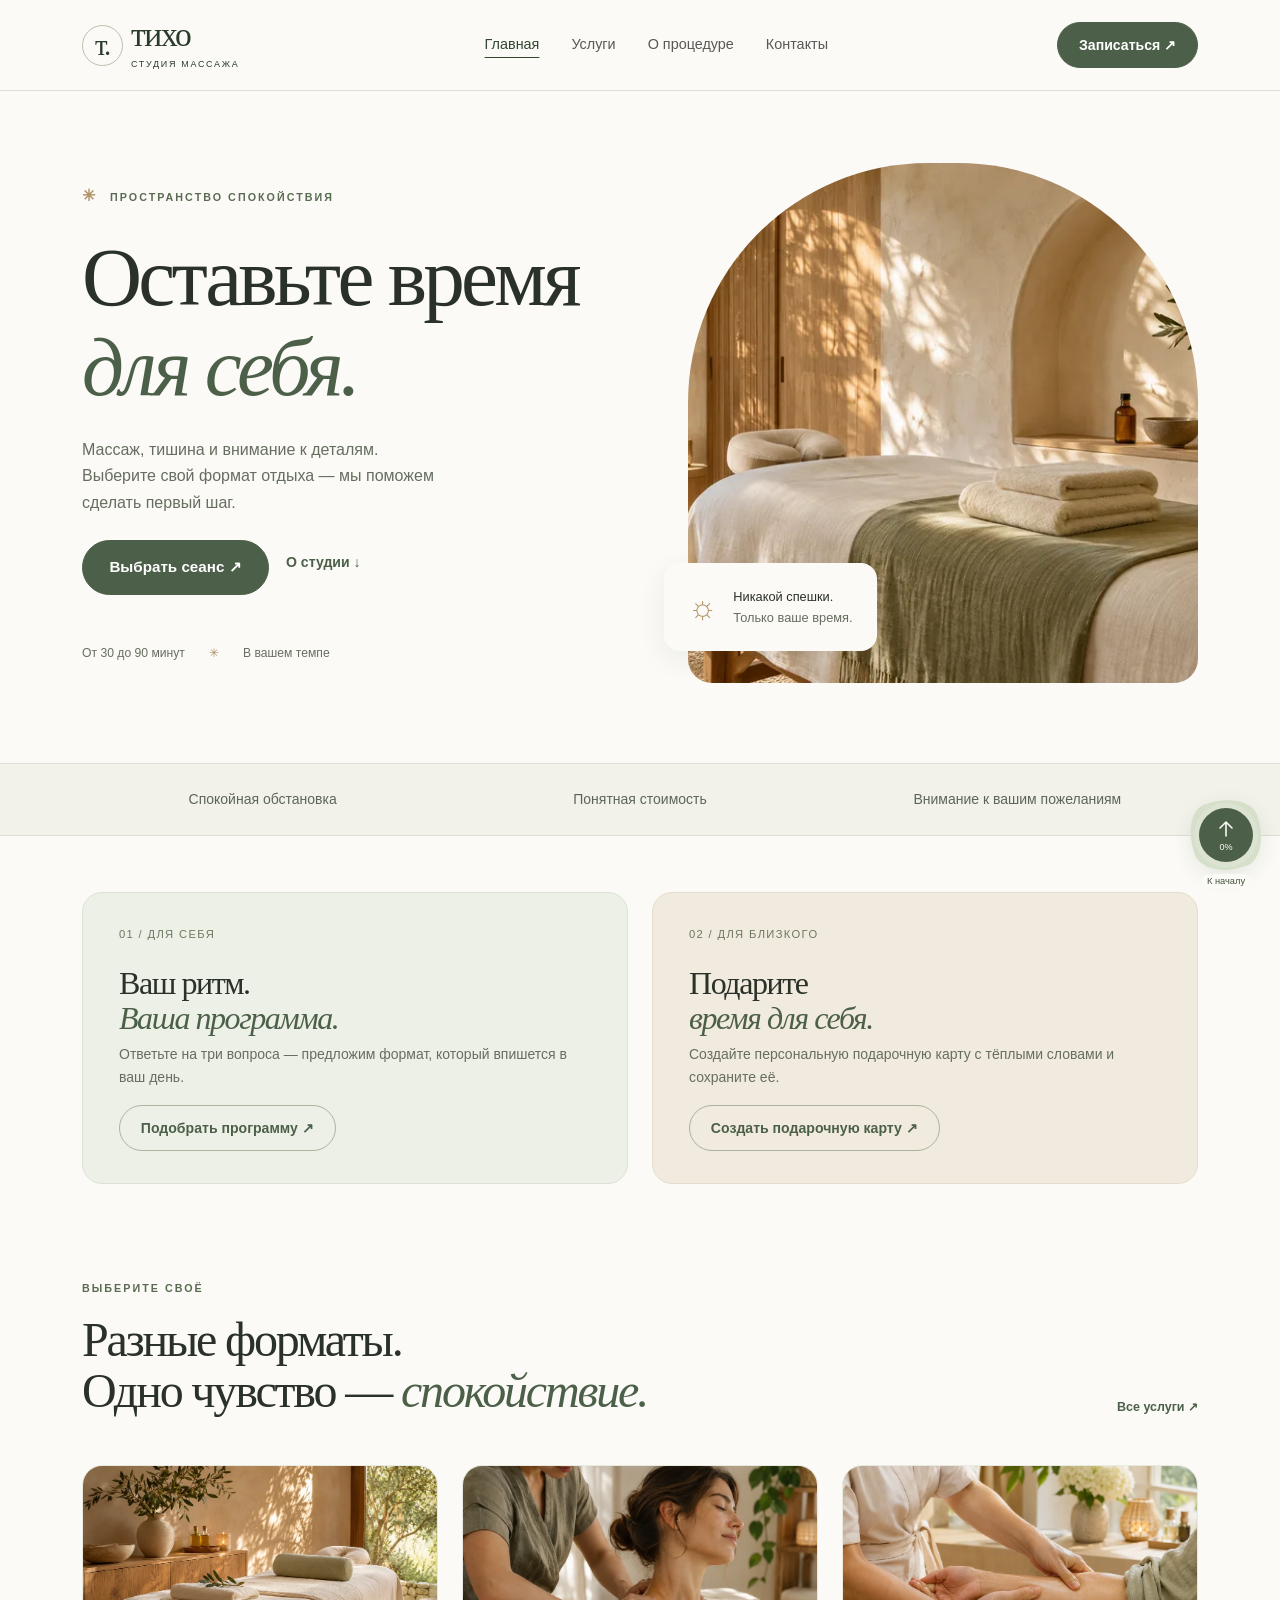
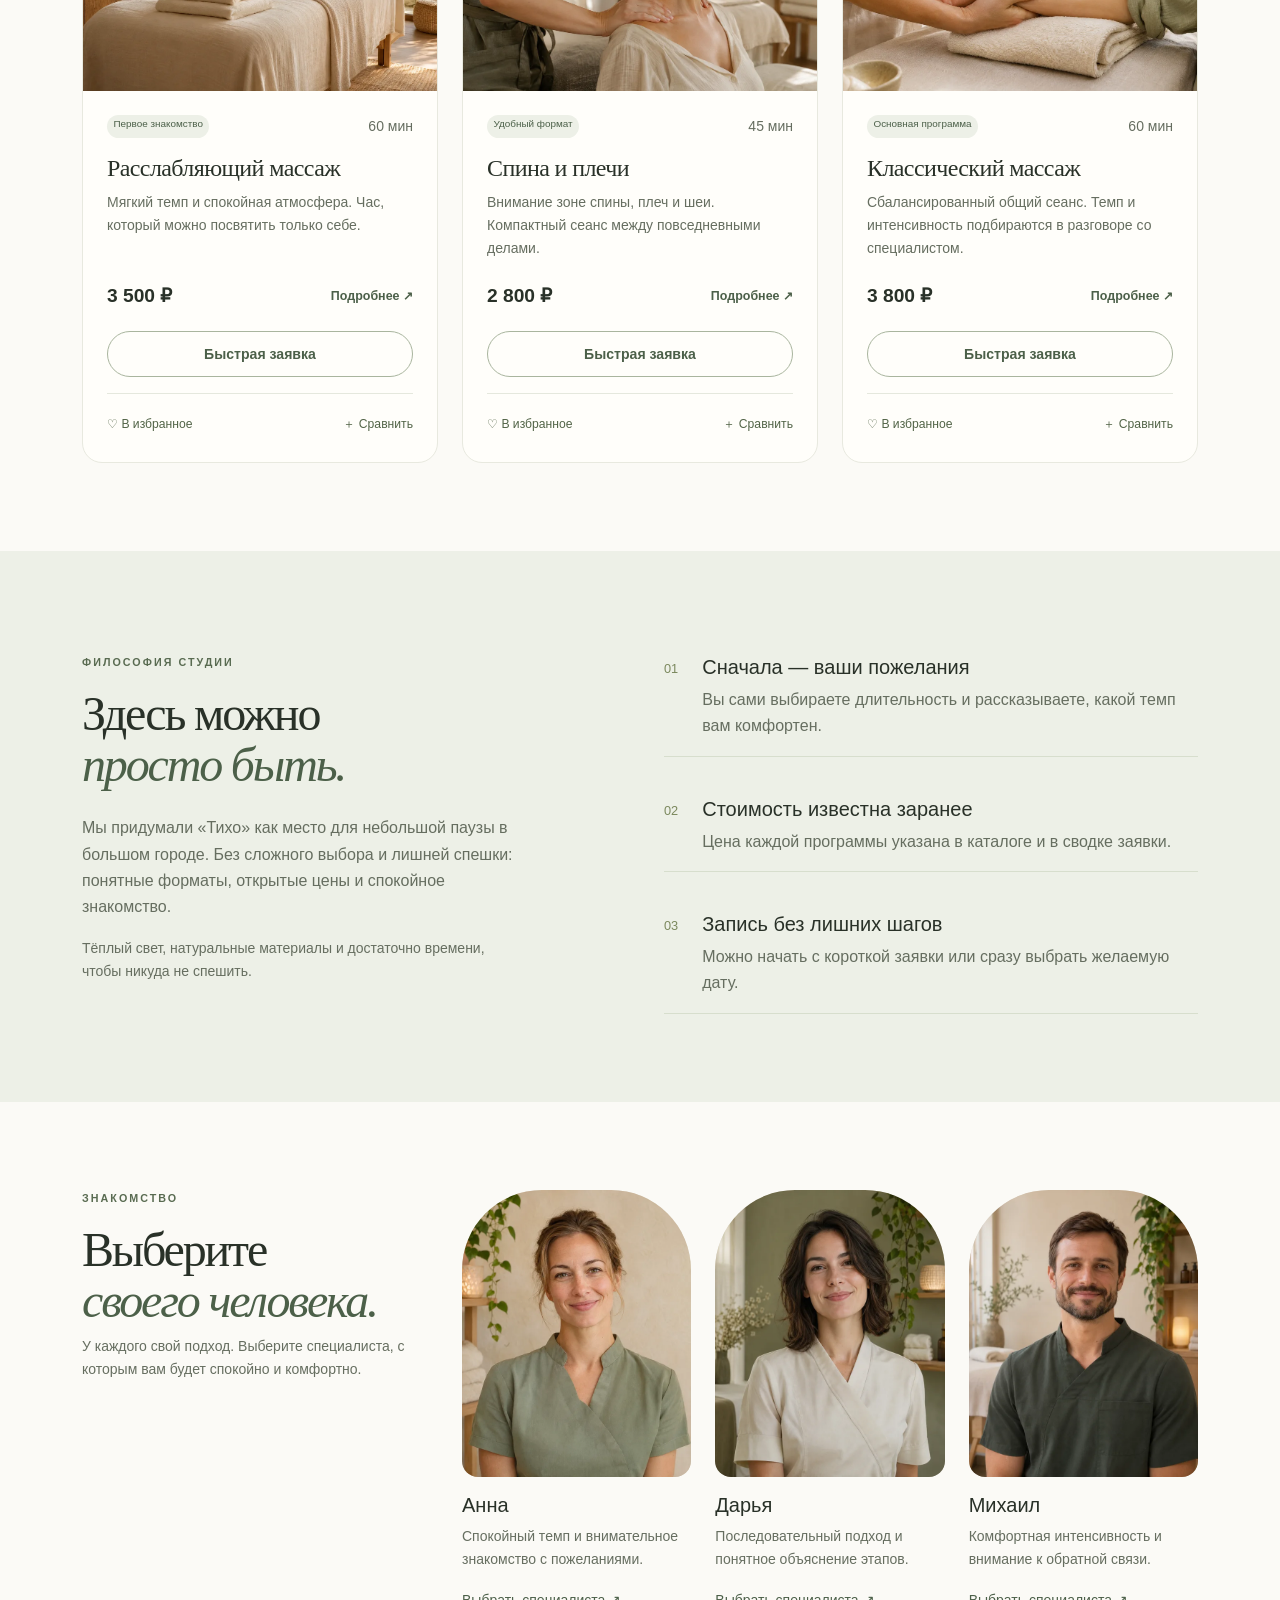
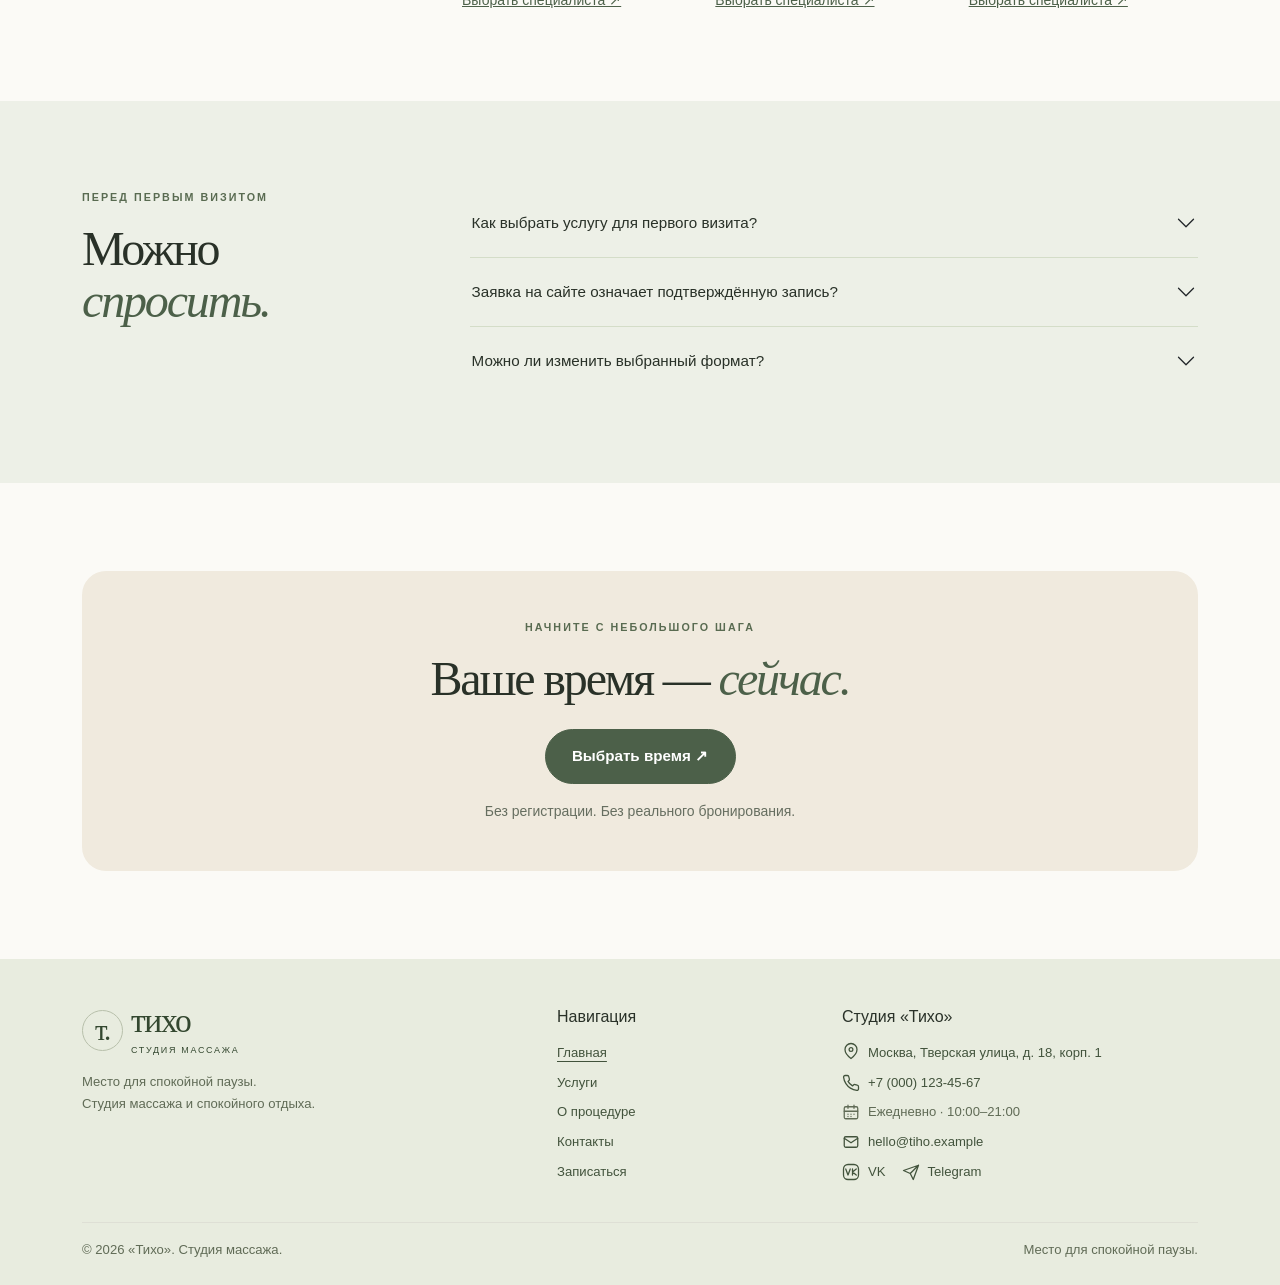
<file: index.html>
<!doctype html>
<html lang="ru" data-bs-theme="light">
  <head>
    <meta charset="utf-8">
    <meta name="viewport" content="width=device-width, initial-scale=1">
    <meta
      name="description"
      content="Тихо — студия массажа. Выберите программу для отдыха, познакомьтесь со специалистами и запланируйте время для себя."
    >
    <meta name="theme-color" content="#4c6049">
    <title>Студия массажа — Тихо</title>
    <link rel="icon" href="images/favicon.svg" type="image/svg+xml">
    <link rel="stylesheet" href="vendor/bootstrap/css/bootstrap.min.css">
    <link rel="stylesheet" href="css/custom.css">
    <script src="vendor/bootstrap/js/bootstrap.bundle.min.js" defer></script>
    <script src="js/data.js" defer></script>
    <script src="js/main.js" defer></script>
  </head>
  <body id="top">
    <a class="visually-hidden-focusable skip-link" href="#main">Перейти к содержимому</a>
    <header class="site-header sticky-top">
      <nav class="navbar navbar-expand-lg py-3" aria-label="Основная навигация">
        <div class="container">
          <a
            class="navbar-brand d-flex align-items-center gap-2"
            href="index.html"
            aria-label="Тихо — главная"
          >
            <span class="brand-mark" aria-hidden="true">т.</span><span>тихо<span class="brand-subtitle">студия массажа</span></span>
          </a>
          <button
            class="navbar-toggler"
            type="button"
            data-bs-toggle="collapse"
            data-bs-target="#mainNav"
            aria-controls="mainNav"
            aria-expanded="false"
            aria-label="Открыть меню"
          >
            <span class="navbar-toggler-icon"></span>
          </button>
          <div class="collapse navbar-collapse" id="mainNav">
            <ul class="navbar-nav mx-lg-auto gap-lg-3">
              <li class="nav-item">
                <a class="nav-link active" href="index.html" aria-current="page">Главная</a>
              </li>
              <li class="nav-item">
                <a class="nav-link" href="catalog.html">Услуги</a>
              </li>
              <li class="nav-item">
                <a class="nav-link" href="product.html">О процедуре</a>
              </li>
              <li class="nav-item">
                <a class="nav-link" href="contacts.html">Контакты</a>
              </li>
            </ul>
            <a class="btn btn-primary mt-3 mt-lg-0" href="order.html">
              Записаться <span aria-hidden="true">↗</span>
            </a>
          </div>
        </div>
      </nav>
    </header>
    <main id="main">
      <section class="hero-section">
        <div class="container">
          <div class="row align-items-center g-4 g-lg-5">
            <div class="col-12 col-lg-6">
              <p class="eyebrow mb-4">
                <span class="tiny-leaf" aria-hidden="true">✳</span> Пространство спокойствия
              </p>
              <h1 class="display-2 editorial-title mb-4">Оставьте время<br><em>для себя.</em></h1>
              <p class="hero-copy text-body-secondary mb-4">
                Массаж, тишина и внимание к деталям.<br class="d-none d-md-inline"> Выберите свой формат отдыха — мы поможем<br class="d-none d-xl-inline"> сделать первый шаг.
              </p>
              <div class="d-flex flex-wrap gap-3">
                <a class="btn btn-primary btn-lg" href="catalog.html">
                  Выбрать сеанс <span aria-hidden="true">↗</span>
                </a>
                <a class="btn btn-link text-decoration-none px-0" href="#about">
                  О студии <span aria-hidden="true">↓</span>
                </a>
              </div>
              <div class="hero-meta d-flex flex-wrap gap-4 mt-5">
                <span>От 30 до 90 минут</span><span>В вашем темпе</span>
              </div>
            </div>
            <div class="col-12 col-lg-6">
              <div class="hero-image-wrap">
                <img
                  srcset="images/studio-960.webp 960w, images/studio.webp 1672w"
                  sizes="(min-width: 992px) 50vw, 100vw"
                  class="studio-picture"
                  src="images/studio.webp"
                  alt="Светлая комната с массажным столом, льняным текстилем и растением"
                  width="1672"
                  height="941"
                  fetchpriority="high"
                >
                <div class="image-caption">
                  <span class="caption-symbol" aria-hidden="true">☼</span>
                  <div>Никакой спешки.<br><span class="text-body-secondary">Только ваше время.</span></div>
                </div>
              </div>
            </div>
          </div>
        </div>
      </section>
      <div class="container-fluid philosophy-strip py-4">
        <div class="container">
          <div class="row g-3 text-center small">
            <div class="col-12 col-md-4">Спокойная обстановка</div>
            <div class="col-12 col-md-4">Понятная стоимость</div>
            <div class="col-12 col-md-4">Внимание к вашим пожеланиям</div>
          </div>
        </div>
      </div>
      <section class="discovery-section" aria-label="Новые способы выбрать отдых">
        <div class="container">
          <div class="row g-4">
            <div class="col-12 col-md-6">
              <article class="discovery-card">
                <span class="discovery-number" aria-hidden="true">01 / для себя</span>
                <h2 class="editorial-title h2">Ваш ритм.<br><em>Ваша программа.</em></h2>
                <p class="small text-body-secondary">
                  Ответьте на три вопроса — предложим формат, который впишется в ваш день.
                </p>
                <button
                  class="btn btn-outline-primary"
                  type="button"
                  data-bs-toggle="modal"
                  data-bs-target="#matchModal"
                >
                  Подобрать программу ↗
                </button>
              </article>
            </div>
            <div class="col-12 col-md-6">
              <article class="discovery-card gift-teaser">
                <span class="discovery-number" aria-hidden="true">02 / для близкого</span>
                <h2 class="editorial-title h2">Подарите<br><em>время для себя.</em></h2>
                <p class="small text-body-secondary">
                  Создайте персональную подарочную карту с тёплыми словами и сохраните её.
                </p>
                <a class="btn btn-outline-primary" href="gifts.html">Создать подарочную карту ↗</a>
              </article>
            </div>
          </div>
        </div>
      </section>
      <section class="section-space" id="services">
        <div class="container">
          <div class="d-flex flex-wrap justify-content-between align-items-end gap-3 mb-5">
            <div>
              <p class="eyebrow">Выберите своё</p>
              <h2 class="editorial-title display-5 mb-0">
                Разные форматы.<br>Одно чувство — <em>спокойствие.</em>
              </h2>
            </div>
            <a class="service-more" href="catalog.html">Все услуги <span aria-hidden="true">↗</span></a>
          </div>
          <div class="row g-4">
            <div
              class="col-12 col-md-6 col-lg-4 service-item"
              data-category="relax"
              data-service-id="relax"
            >
              <article class="card service-card h-100">
                <a
                  class="service-image-link"
                  href="product.html?service=relax"
                  tabindex="-1"
                  aria-hidden="true"
                >
                  <img
                    class="card-img-top service-image"
                    src="images/relax.webp"
                    alt="Светлая комната для расслабляющего сеанса массажа"
                    width="960"
                    height="640"
                    loading="lazy"
                  >
                </a>
                <div class="card-body d-flex flex-column p-4">
                  <div class="d-flex justify-content-between gap-2 mb-3">
                    <span class="badge rounded-pill badge-soft">Первое знакомство</span><span class="small text-body-secondary">60 мин</span>
                  </div>
                  <h3 class="card-title h4">Расслабляющий массаж</h3>
                  <p class="card-text text-body-secondary small flex-grow-1">
                    Мягкий темп и спокойная атмосфера. Час, который можно посвятить только себе.
                  </p>
                  <div class="d-flex align-items-center justify-content-between gap-2 mt-2">
                    <span class="price">3 500 ₽</span>
                    <a class="service-more" href="product.html?service=relax">
                      Подробнее <span aria-hidden="true">↗</span><span class="visually-hidden">: Расслабляющий массаж</span>
                    </a>
                  </div>
                  <button
                    class="btn btn-outline-primary mt-4 w-100"
                    data-bs-toggle="modal"
                    data-bs-target="#quickBookingModal"
                    data-service="relax"
                    type="button"
                  >
                    Быстрая заявка
                  </button>
                  <div class="service-tools mt-3">
                    <button
                      class="service-tool"
                      type="button"
                      data-favorite="relax"
                      aria-pressed="false"
                      aria-label="Добавить в избранное"
                    >
                      <span aria-hidden="true">♡</span> В избранное
                    </button>
                    <button
                      class="service-tool"
                      type="button"
                      data-compare="relax"
                      aria-pressed="false"
                    >
                      ＋ Сравнить
                    </button>
                  </div>
                </div>
              </article>
            </div>
            <div
              class="col-12 col-md-6 col-lg-4 service-item"
              data-category="office"
              data-service-id="back"
            >
              <article class="card service-card h-100">
                <a
                  class="service-image-link"
                  href="product.html?service=back"
                  tabindex="-1"
                  aria-hidden="true"
                >
                  <img
                    class="card-img-top service-image"
                    src="images/back.webp"
                    alt="Массаж шеи и плеч"
                    width="960"
                    height="640"
                    loading="lazy"
                  >
                </a>
                <div class="card-body d-flex flex-column p-4">
                  <div class="d-flex justify-content-between gap-2 mb-3">
                    <span class="badge rounded-pill badge-soft">Удобный формат</span><span class="small text-body-secondary">45 мин</span>
                  </div>
                  <h3 class="card-title h4">Спина и плечи</h3>
                  <p class="card-text text-body-secondary small flex-grow-1">
                    Внимание зоне спины, плеч и шеи. Компактный сеанс между повседневными делами.
                  </p>
                  <div class="d-flex align-items-center justify-content-between gap-2 mt-2">
                    <span class="price">2 800 ₽</span>
                    <a class="service-more" href="product.html?service=back">
                      Подробнее <span aria-hidden="true">↗</span><span class="visually-hidden">: Спина и плечи</span>
                    </a>
                  </div>
                  <button
                    class="btn btn-outline-primary mt-4 w-100"
                    data-bs-toggle="modal"
                    data-bs-target="#quickBookingModal"
                    data-service="back"
                    type="button"
                  >
                    Быстрая заявка
                  </button>
                  <div class="service-tools mt-3">
                    <button
                      class="service-tool"
                      type="button"
                      data-favorite="back"
                      aria-pressed="false"
                      aria-label="Добавить в избранное"
                    >
                      <span aria-hidden="true">♡</span> В избранное
                    </button>
                    <button class="service-tool" type="button" data-compare="back" aria-pressed="false">
                      ＋ Сравнить
                    </button>
                  </div>
                </div>
              </article>
            </div>
            <div
              class="col-12 col-md-6 col-lg-4 service-item"
              data-category="active"
              data-service-id="classic"
            >
              <article class="card service-card h-100">
                <a
                  class="service-image-link"
                  href="product.html?service=classic"
                  tabindex="-1"
                  aria-hidden="true"
                >
                  <img
                    class="card-img-top service-image"
                    src="images/classic.webp"
                    alt="Массаж кисти и предплечья"
                    width="960"
                    height="640"
                    loading="lazy"
                  >
                </a>
                <div class="card-body d-flex flex-column p-4">
                  <div class="d-flex justify-content-between gap-2 mb-3">
                    <span class="badge rounded-pill badge-soft">Основная программа</span><span class="small text-body-secondary">60 мин</span>
                  </div>
                  <h3 class="card-title h4">Классический массаж</h3>
                  <p class="card-text text-body-secondary small flex-grow-1">
                    Сбалансированный общий сеанс. Темп и интенсивность подбираются в разговоре со
                    специалистом.
                  </p>
                  <div class="d-flex align-items-center justify-content-between gap-2 mt-2">
                    <span class="price">3 800 ₽</span>
                    <a class="service-more" href="product.html?service=classic">
                      Подробнее <span aria-hidden="true">↗</span><span class="visually-hidden">: Классический массаж</span>
                    </a>
                  </div>
                  <button
                    class="btn btn-outline-primary mt-4 w-100"
                    data-bs-toggle="modal"
                    data-bs-target="#quickBookingModal"
                    data-service="classic"
                    type="button"
                  >
                    Быстрая заявка
                  </button>
                  <div class="service-tools mt-3">
                    <button
                      class="service-tool"
                      type="button"
                      data-favorite="classic"
                      aria-pressed="false"
                      aria-label="Добавить в избранное"
                    >
                      <span aria-hidden="true">♡</span> В избранное
                    </button>
                    <button
                      class="service-tool"
                      type="button"
                      data-compare="classic"
                      aria-pressed="false"
                    >
                      ＋ Сравнить
                    </button>
                  </div>
                </div>
              </article>
            </div>
          </div>
        </div>
      </section>
      <section class="section-space about-section" id="about">
        <div class="container">
          <div class="row align-items-center g-4 g-lg-5">
            <div class="col-12 col-lg-5">
              <p class="eyebrow">Философия студии</p>
              <h2 class="editorial-title display-5">Здесь можно<br><em>просто быть.</em></h2>
              <p class="text-body-secondary mt-4">
                Мы придумали «Тихо» как место для небольшой паузы в большом городе. Без сложного выбора
                и лишней спешки: понятные форматы, открытые цены и спокойное знакомство.
              </p>
              <p class="small text-body-secondary">
                Тёплый свет, натуральные материалы и достаточно времени, чтобы никуда не спешить.
              </p>
            </div>
            <div class="col-12 col-lg-6 offset-lg-1">
              <div class="row g-4">
                <div class="col-12">
                  <div class="value-row">
                    <span>01</span>
                    <div>
                      <h3 class="h5">Сначала — ваши пожелания</h3>
                      <p class="text-body-secondary mb-0">
                        Вы сами выбираете длительность и рассказываете, какой темп вам комфортен.
                      </p>
                    </div>
                  </div>
                </div>
                <div class="col-12">
                  <div class="value-row">
                    <span>02</span>
                    <div>
                      <h3 class="h5">Стоимость известна заранее</h3>
                      <p class="text-body-secondary mb-0">
                        Цена каждой программы указана в каталоге и в сводке заявки.
                      </p>
                    </div>
                  </div>
                </div>
                <div class="col-12">
                  <div class="value-row">
                    <span>03</span>
                    <div>
                      <h3 class="h5">Запись без лишних шагов</h3>
                      <p class="text-body-secondary mb-0">
                        Можно начать с короткой заявки или сразу выбрать желаемую дату.
                      </p>
                    </div>
                  </div>
                </div>
              </div>
            </div>
          </div>
        </div>
      </section>
      <section class="section-space" id="team">
        <div class="container">
          <div class="row g-4 align-items-start">
            <div class="col-12 col-lg-4">
              <p class="eyebrow">Знакомство</p>
              <h2 class="editorial-title display-5">Выберите<br><em>своего человека.</em></h2>
              <p class="text-body-secondary small">
                У каждого свой подход. Выберите специалиста, с которым вам будет спокойно и комфортно.
              </p>
            </div>
            <div class="col-12 col-lg-8">
              <div class="row g-4">
                <div class="col-12 col-md-4">
                  <article class="team-person">
                    <img
                      class="person-photo"
                      src="images/anna.webp"
                      alt="Портрет специалиста по массажу: Анна"
                      width="640"
                      height="800"
                      loading="lazy"
                    >
                    <h3 class="h5 mt-3">Анна</h3>
                    <p class="small text-body-secondary">
                      Спокойный темп и внимательное знакомство с пожеланиями.
                    </p>
                    <a class="small" href="order.html?specialist=anna">Выбрать специалиста ↗</a>
                  </article>
                </div>
                <div class="col-12 col-md-4">
                  <article class="team-person">
                    <img
                      class="person-photo"
                      src="images/daria.webp"
                      alt="Портрет специалиста по массажу: Дарья"
                      width="640"
                      height="800"
                      loading="lazy"
                    >
                    <h3 class="h5 mt-3">Дарья</h3>
                    <p class="small text-body-secondary">
                      Последовательный подход и понятное объяснение этапов.
                    </p>
                    <a class="small" href="order.html?specialist=daria">Выбрать специалиста ↗</a>
                  </article>
                </div>
                <div class="col-12 col-md-4">
                  <article class="team-person">
                    <img
                      class="person-photo"
                      src="images/mikhail.webp"
                      alt="Портрет специалиста по массажу: Михаил"
                      width="640"
                      height="800"
                      loading="lazy"
                    >
                    <h3 class="h5 mt-3">Михаил</h3>
                    <p class="small text-body-secondary">
                      Комфортная интенсивность и внимание к обратной связи.
                    </p>
                    <a class="small" href="order.html?specialist=mikhail">Выбрать специалиста ↗</a>
                  </article>
                </div>
              </div>
            </div>
          </div>
        </div>
      </section>
      <section class="section-space faq-section" id="faq">
        <div class="container">
          <div class="row g-4 g-lg-5">
            <div class="col-12 col-lg-4">
              <p class="eyebrow">Перед первым визитом</p>
              <h2 class="editorial-title display-5">Можно<br><em>спросить.</em></h2>
            </div>
            <div class="col-12 col-lg-8">
              <div class="accordion accordion-flush" id="faqAccordion">
                <div class="accordion-item">
                  <h3 class="accordion-header">
                    <button
                      class="accordion-button collapsed"
                      type="button"
                      data-bs-toggle="collapse"
                      data-bs-target="#faq0"
                      aria-expanded="false"
                      aria-controls="faq0"
                    >
                      Как выбрать услугу для первого визита?
                    </button>
                  </h3>
                  <div class="accordion-collapse collapse" id="faq0" data-bs-parent="#faqAccordion">
                    <div class="accordion-body text-body-secondary">
                      Посмотрите длительность, описание и формат в каталоге. В форме можно оставить
                      пожелания. Для реальной студии выбор уточняется при личном общении со
                      специалистом.
                    </div>
                  </div>
                </div>
                <div class="accordion-item">
                  <h3 class="accordion-header">
                    <button
                      class="accordion-button collapsed"
                      type="button"
                      data-bs-toggle="collapse"
                      data-bs-target="#faq1"
                      aria-expanded="false"
                      aria-controls="faq1"
                    >
                      Заявка на сайте означает подтверждённую запись?
                    </button>
                  </h3>
                  <div class="accordion-collapse collapse" id="faq1" data-bs-parent="#faqAccordion">
                    <div class="accordion-body text-body-secondary">
                      Нет. Форма проверяет заполнение и показывает итог заявки. Данные не передаются,
                      свободное время не проверяется и запись не бронируется.
                    </div>
                  </div>
                </div>
                <div class="accordion-item">
                  <h3 class="accordion-header">
                    <button
                      class="accordion-button collapsed"
                      type="button"
                      data-bs-toggle="collapse"
                      data-bs-target="#faq2"
                      aria-expanded="false"
                      aria-controls="faq2"
                    >
                      Можно ли изменить выбранный формат?
                    </button>
                  </h3>
                  <div class="accordion-collapse collapse" id="faq2" data-bs-parent="#faqAccordion">
                    <div class="accordion-body text-body-secondary">
                      В форме можно выбрать другую услугу, специалиста, желаемую дату и время. Стоимость
                      в сводке обновится автоматически.
                    </div>
                  </div>
                </div>
              </div>
            </div>
          </div>
        </div>
      </section>
      <section class="section-space">
        <div class="container">
          <div class="booking-banner text-center p-4 p-md-5">
            <p class="eyebrow">Начните с небольшого шага</p>
            <h2 class="editorial-title display-5 mb-4">Ваше время — <em>сейчас.</em></h2>
            <button
              class="btn btn-primary btn-lg"
              type="button"
              data-bs-toggle="modal"
              data-bs-target="#quickBookingModal"
            >
              Выбрать время ↗
            </button>
            <p class="small text-body-secondary mt-3 mb-0">Без регистрации. Без реального бронирования.</p>
          </div>
        </div>
      </section>
    </main>
    <footer class="site-footer pt-5 pb-4">
      <div class="container">
        <div class="row g-4 pb-4">
          <div class="col-12 col-lg-5">
            <a
              class="footer-brand d-inline-flex gap-2 align-items-center text-decoration-none"
              href="index.html"
            >
              <span class="brand-mark" aria-hidden="true">т.</span><span>тихо<span class="brand-subtitle">студия массажа</span></span>
            </a>
            <p class="mt-3 mb-0 footer-note">
              Место для спокойной паузы.<br>Студия массажа и спокойного отдыха.
            </p>
          </div>
          <div class="col-6 col-lg-3">
            <h2 class="h6 mb-3">Навигация</h2>
            <ul class="list-unstyled footer-links">
              <li>
                <a href="index.html" aria-current="page">Главная</a>
              </li>
              <li>
                <a href="catalog.html">Услуги</a>
              </li>
              <li>
                <a href="product.html">О процедуре</a>
              </li>
              <li>
                <a href="contacts.html">Контакты</a>
              </li>
              <li>
                <a href="order.html">Записаться</a>
              </li>
            </ul>
          </div>
          <div class="col-6 col-lg-4">
            <h2 class="h6 mb-3">Студия «Тихо»</h2>
            <p class="footer-note d-flex flex-column gap-2">
              <a class="d-flex align-items-start gap-2" data-footer-field="address" href="https://yandex.com/maps/213/moscow/?ll=37.605086%2C55.765954&amp;pt=37.605086%2C55.765954&amp;z=17" target="_blank" rel="noopener noreferrer">
                <svg class="flex-shrink-0" data-footer-icon="address" width="18" height="18" viewBox="0 0 24 24" fill="none" stroke="currentColor" stroke-width="1.7" stroke-linecap="round" stroke-linejoin="round" aria-hidden="true" focusable="false"><path d="M20 10c0 6-8 12-8 12S4 16 4 10a8 8 0 1 1 16 0Z"></path><circle cx="12" cy="10" r="2.5"></circle></svg>
                <span>Москва, Тверская улица, д. 18, корп. 1</span>
              </a>
              <a data-footer-field="phone" class="d-flex align-items-center gap-2" href="tel:+70001234567">
                <svg class="flex-shrink-0" data-footer-icon="phone" width="18" height="18" viewBox="0 0 24 24" fill="none" stroke="currentColor" stroke-width="1.7" stroke-linecap="round" stroke-linejoin="round" aria-hidden="true" focusable="false"><path d="M22 16.9v3a2 2 0 0 1-2.2 2 19.8 19.8 0 0 1-8.6-3.1 19.5 19.5 0 0 1-6-6 19.8 19.8 0 0 1-3.1-8.7A2 2 0 0 1 4.1 2h3a2 2 0 0 1 2 1.7c.1 1 .4 1.9.7 2.8a2 2 0 0 1-.5 2.1L8 9.9a16 16 0 0 0 6 6l1.3-1.3a2 2 0 0 1 2.1-.5c.9.3 1.9.6 2.8.7a2 2 0 0 1 1.8 2.1Z"></path></svg>
                <span>+7 (000) 123-45-67</span>
              </a>
              <span data-footer-field="hours" class="d-flex align-items-center gap-2">
                <svg class="flex-shrink-0" data-footer-icon="calendar" width="18" height="18" viewBox="0 0 24 24" fill="none" stroke="currentColor" stroke-width="1.7" stroke-linecap="round" stroke-linejoin="round" aria-hidden="true" focusable="false"><rect x="3" y="5" width="18" height="16" rx="2"></rect><path d="M8 3v4M16 3v4M3 11h18M8 15h.01M12 15h.01M16 15h.01M8 18h.01M12 18h.01"></path></svg>
                <span>Ежедневно · 10:00–21:00</span>
              </span>
              <a data-footer-field="email" class="d-flex align-items-center gap-2" href="mailto:hello@tiho.example">
                <svg class="flex-shrink-0" data-footer-icon="mail" width="18" height="18" viewBox="0 0 24 24" fill="none" stroke="currentColor" stroke-width="1.7" stroke-linecap="round" stroke-linejoin="round" aria-hidden="true" focusable="false"><rect x="3" y="5" width="18" height="14" rx="2"></rect><path d="m3 7 9 6 9-6"></path></svg>
                <span class="text-break">hello@tiho.example</span>
              </a>
              <span class="d-flex flex-wrap align-items-center gap-3" data-footer-field="social" role="group" aria-label="Социальные сети">
                <a class="d-inline-flex align-items-center gap-2" href="https://vk.com/" target="_blank" rel="noopener noreferrer" aria-label="VK — открыть сервис">
                  <svg class="flex-shrink-0" data-footer-icon="vk" width="18" height="18" viewBox="0 0 24 24" fill="none" stroke="currentColor" stroke-width="1.7" stroke-linecap="round" stroke-linejoin="round" aria-hidden="true" focusable="false"><rect x="2" y="2" width="20" height="20" rx="6"></rect><path d="m5 8 3 8 3-8m3 0v8m0-4 5-4m-5 4 5 4"></path></svg><span>VK</span>
                </a>
                <a class="d-inline-flex align-items-center gap-2" href="https://telegram.org/" target="_blank" rel="noopener noreferrer" aria-label="Telegram — открыть сервис">
                  <svg class="flex-shrink-0" data-footer-icon="telegram" width="18" height="18" viewBox="0 0 24 24" fill="none" stroke="currentColor" stroke-width="1.7" stroke-linecap="round" stroke-linejoin="round" aria-hidden="true" focusable="false"><path d="m22 3-7 19-4-8-9-4 20-7ZM22 3 11 14"></path></svg><span>Telegram</span>
                </a>
              </span>
            </p>
          </div>
        </div>
        <div class="border-top pt-3 d-flex flex-wrap gap-2 justify-content-between small footer-note">
          <span>© 2026 «Тихо». Студия массажа.</span><span>Место для спокойной паузы.</span>
        </div>
      </div>
    </footer>
    <a
      class="back-to-top scroll-flower"
      href="#top"
      aria-label="Вернуться наверх"
      title="Вернуться к началу"
    >
      <span class="scroll-flower-core"><svg viewbox="0 0 24 24" width="24" height="24" fill="none" stroke="currentColor" stroke-width="1.6" aria-hidden="true"><path d="M12 19V5m-6 6 6-6 6 6" stroke-linecap="round" stroke-linejoin="round"></path></svg><span class="scroll-percent" aria-hidden="true">0%</span></span><span class="scroll-flower-label" aria-hidden="true">К началу</span>
    </a>
    <div
      class="modal fade"
      id="quickBookingModal"
      tabindex="-1"
      aria-labelledby="quickModalTitle"
      aria-hidden="true"
    >
      <div class="modal-dialog modal-dialog-centered">
        <div class="modal-content">
          <div class="modal-header border-0 pb-0">
            <div>
              <p class="eyebrow mb-2">Первый шаг</p>
              <h2 class="modal-title fs-3" id="quickModalTitle">Быстрая заявка</h2>
            </div>
            <button type="button" class="btn-close" data-bs-dismiss="modal" aria-label="Закрыть"></button>
          </div>
          <div class="modal-body p-4">
            <p class="text-body-secondary small">
              Форма проверяет заполнение полей. Отправка заявки пока не подключена.
            </p>
            <form id="quickForm" novalidate>
              <div class="mb-3">
                <label class="form-label" for="quickService">Услуга</label>
                <select class="form-select" id="quickService" name="service" required>
                  <option value="">Выберите услугу</option>
                  <option value="relax">Расслабляющий массаж · 60 мин</option>
                  <option value="back">Спина и плечи · 45 мин</option>
                  <option value="classic">Классический массаж · 60 мин</option>
                  <option value="aroma">Арома-ритуал · 75 мин</option>
                  <option value="feet">Стопы и голени · 30 мин</option>
                  <option value="slow">Медленный ритуал · 90 мин</option>
                </select>
                <div class="invalid-feedback">Выберите услугу.</div>
              </div>
              <div class="mb-3">
                <label class="form-label" for="quickName">Ваше имя</label>
                <input
                  class="form-control"
                  id="quickName"
                  name="name"
                  autocomplete="given-name"
                  minlength="2"
                  maxlength="60"
                  required
                >
                <div class="invalid-feedback">Введите имя от двух символов.</div>
              </div>
              <div class="mb-3">
                <label class="form-label" for="quickPhone">Телефон</label>
                <div class="input-group has-validation">
                  <span class="input-group-text" id="quickPhonePrefix">+7</span>
                  <input
                    class="form-control"
                    id="quickPhone"
                    name="phone"
                    type="tel"
                    inputmode="tel"
                    autocomplete="tel-national"
                    pattern="[0-9 ()-]{10,20}"
                    placeholder="900 123-45-67"
                    aria-describedby="quickPhonePrefix quickPhoneHint"
                    required
                  >
                  <div class="invalid-feedback">Введите 10 цифр номера после +7.</div>
                </div>
                <div class="form-text" id="quickPhoneHint">Можно вводить пробелы, скобки и дефисы.</div>
              </div>
              <div class="form-check mb-4">
                <input
                  class="form-check-input"
                  id="quickAgree"
                  name="agreement"
                  type="checkbox"
                  required
                >
                <label class="form-check-label small" for="quickAgree">
                  Подтверждаю корректность введённых данных
                </label>
                <div class="invalid-feedback">Подтвердите согласие.</div>
              </div>
              <button class="btn btn-primary w-100" type="submit">
                Проверить заявку <span aria-hidden="true">↗</span>
              </button>
              <a class="d-block text-center mt-3 small" id="fullBookingLink" href="order.html">
                Выбрать дату и специалиста
              </a>
              <div class="alert alert-success mt-3 mb-0" id="quickSuccess" role="status" hidden></div>
            </form>
          </div>
        </div>
      </div>
    </div>
    <div class="feature-announcement" id="featureAnnouncement" role="status" aria-live="polite"></div>
    <div class="compare-dock" id="compareDock" hidden>
      <span><span id="compareCount">0</span> / 3 программы</span>
      <button
        type="button"
        class="btn btn-primary btn-sm"
        data-bs-toggle="offcanvas"
        data-bs-target="#comparePanel"
        aria-controls="comparePanel"
      >
        Сравнить ↗
      </button>
    </div>
    <div
      class="offcanvas offcanvas-bottom compare-panel"
      tabindex="-1"
      id="comparePanel"
      aria-labelledby="compareTitle"
    >
      <div class="offcanvas-header container">
        <div>
          <p class="eyebrow mb-1">Решение без спешки</p>
          <h2 class="offcanvas-title h3" id="compareTitle">Сравните ваши программы</h2>
        </div>
        <button
          type="button"
          class="btn-close"
          data-bs-dismiss="offcanvas"
          aria-label="Закрыть сравнение"
        >
        </button>
      </div>
      <div class="offcanvas-body container">
        <p class="small text-body-secondary">
          Добавьте до трёх программ. Здесь можно сравнить продолжительность, стоимость и формат.
        </p>
        <div id="compareContent"></div>
        <button id="clearCompare" class="btn btn-link ps-0" type="button">Очистить сравнение</button>
      </div>
    </div>
    <div
      class="modal fade"
      id="matchModal"
      tabindex="-1"
      aria-labelledby="matchTitle"
      aria-describedby="matchNote"
    >
      <div class="modal-dialog modal-dialog-centered modal-lg">
        <div class="modal-content">
          <div class="modal-header">
            <div>
              <p class="eyebrow mb-2">Ваш ритм</p>
              <h2 class="modal-title h3" id="matchTitle">Найдём подходящий формат</h2>
            </div>
            <button type="button" class="btn-close" data-bs-dismiss="modal" aria-label="Закрыть подбор">
            </button>
          </div>
          <div class="modal-body p-4">
            <p class="small text-body-secondary" id="matchNote">
              Три вопроса о предпочтениях. Это подбор формата отдыха, а не медицинская рекомендация.
            </p>
            <form id="matchForm">
              <fieldset class="mb-4">
                <legend class="h6">1. Чего хочется сегодня?</legend>
                <div class="match-options">
                  <label>
                    <input type="radio" name="goal" value="rest" checked>
                    Расслабиться
                  </label>
                  <label>
                    <input type="radio" name="goal" value="office">
                    Отдохнуть после работы
                  </label>
                  <label>
                    <input type="radio" name="goal" value="feet">
                    Подарить отдых ногам
                  </label>
                </div>
              </fieldset>
              <fieldset class="mb-4">
                <legend class="h6">2. Сколько у вас времени?</legend>
                <div class="match-options">
                  <label>
                    <input type="radio" name="minutes" value="30">
                    До 30 минут
                  </label>
                  <label>
                    <input type="radio" name="minutes" value="60" checked>
                    До часа
                  </label>
                  <label>
                    <input type="radio" name="minutes" value="90">
                    До полутора часов
                  </label>
                </div>
              </fieldset>
              <fieldset class="mb-4">
                <legend class="h6">3. Какая атмосфера ближе?</legend>
                <div class="match-options">
                  <label>
                    <input type="radio" name="mood" value="simple" checked>
                    Ничего лишнего
                  </label>
                  <label>
                    <input type="radio" name="mood" value="aroma">
                    Масла и ароматы
                  </label>
                  <label>
                    <input type="radio" name="mood" value="slow">
                    Длинный ритуал
                  </label>
                </div>
              </fieldset>
              <button class="btn btn-primary" type="submit">Показать мой вариант ↗</button>
            </form>
            <div id="matchResult" class="match-result mt-4" role="status" hidden></div>
          </div>
        </div>
      </div>
    </div>
    <script src="js/features.js" defer></script>
  </body>
</html>
</file>
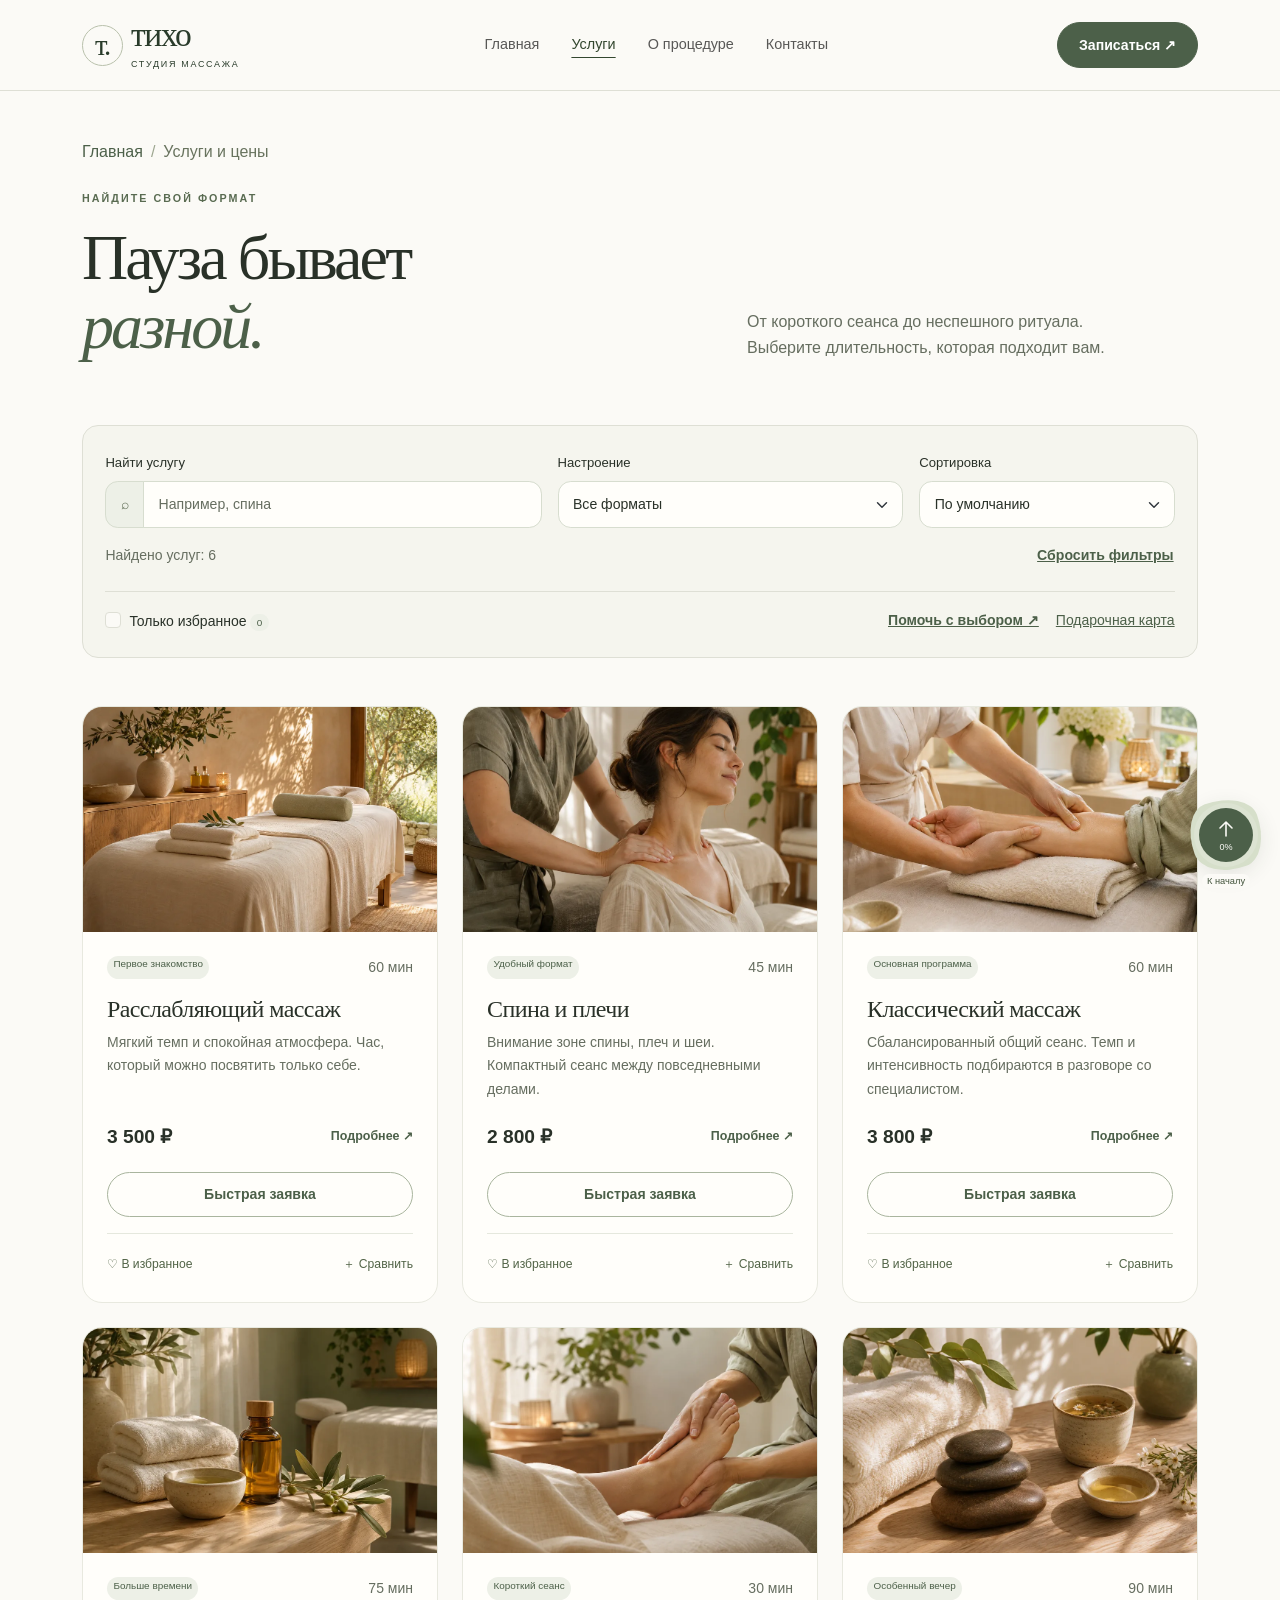
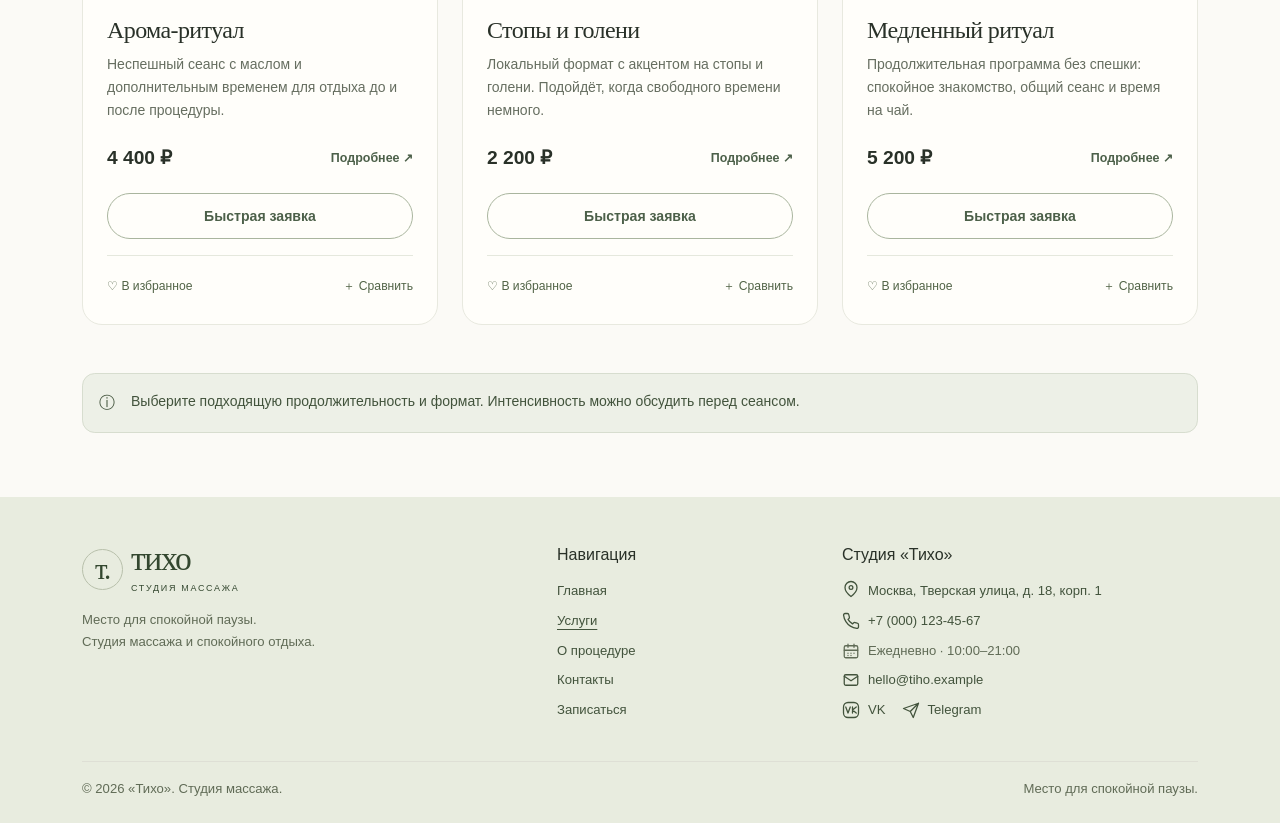
<file: catalog.html>
<!doctype html>
<html lang="ru" data-bs-theme="light">
  <head>
    <meta charset="utf-8">
    <meta name="viewport" content="width=device-width, initial-scale=1">
    <meta
      name="description"
      content="Каталог массажной студии Тихо: шесть программ, поиск, фильтрация и сортировка по цене и продолжительности."
    >
    <meta name="theme-color" content="#4c6049">
    <title>Услуги и цены — Тихо</title>
    <link rel="icon" href="images/favicon.svg" type="image/svg+xml">
    <link rel="stylesheet" href="vendor/bootstrap/css/bootstrap.min.css">
    <link rel="stylesheet" href="css/custom.css">
    <script src="vendor/bootstrap/js/bootstrap.bundle.min.js" defer></script>
    <script src="js/data.js" defer></script>
    <script src="js/main.js" defer></script>
  </head>
  <body id="top">
    <a class="visually-hidden-focusable skip-link" href="#main">Перейти к содержимому</a>
    <header class="site-header sticky-top">
      <nav class="navbar navbar-expand-lg py-3" aria-label="Основная навигация">
        <div class="container">
          <a
            class="navbar-brand d-flex align-items-center gap-2"
            href="index.html"
            aria-label="Тихо — главная"
          >
            <span class="brand-mark" aria-hidden="true">т.</span><span>тихо<span class="brand-subtitle">студия массажа</span></span>
          </a>
          <button
            class="navbar-toggler"
            type="button"
            data-bs-toggle="collapse"
            data-bs-target="#mainNav"
            aria-controls="mainNav"
            aria-expanded="false"
            aria-label="Открыть меню"
          >
            <span class="navbar-toggler-icon"></span>
          </button>
          <div class="collapse navbar-collapse" id="mainNav">
            <ul class="navbar-nav mx-lg-auto gap-lg-3">
              <li class="nav-item">
                <a class="nav-link" href="index.html">Главная</a>
              </li>
              <li class="nav-item">
                <a class="nav-link active" href="catalog.html" aria-current="page">Услуги</a>
              </li>
              <li class="nav-item">
                <a class="nav-link" href="product.html">О процедуре</a>
              </li>
              <li class="nav-item">
                <a class="nav-link" href="contacts.html">Контакты</a>
              </li>
            </ul>
            <a class="btn btn-primary mt-3 mt-lg-0" href="order.html">
              Записаться <span aria-hidden="true">↗</span>
            </a>
          </div>
        </div>
      </nav>
    </header>
    <main id="main">
      <section class="page-intro">
        <div class="container">
          <nav aria-label="Хлебные крошки">
            <ol class="breadcrumb small mb-4">
              <li class="breadcrumb-item">
                <a href="index.html">Главная</a>
              </li>
              <li class="breadcrumb-item active" aria-current="page">Услуги и цены</li>
            </ol>
          </nav>
          <p class="eyebrow">Найдите свой формат</p>
          <div class="row g-4 align-items-end">
            <div class="col-12 col-lg-7">
              <h1 class="editorial-title display-3">Пауза бывает<br><em>разной.</em></h1>
            </div>
            <div class="col-12 col-lg-5">
              <p class="text-body-secondary mb-2">
                От короткого сеанса до неспешного ритуала.<br>Выберите длительность, которая подходит вам.
              </p>
            </div>
          </div>
        </div>
      </section>
      <section class="pb-5">
        <div class="container">
          <div class="catalog-toolbar mb-5">
            <div class="row g-3 align-items-end">
              <div class="col-12 col-lg-5">
                <label for="serviceSearch" class="form-label small">Найти услугу</label>
                <div class="input-group">
                  <span class="input-group-text" aria-hidden="true">⌕</span>
                  <input
                    type="search"
                    class="form-control"
                    id="serviceSearch"
                    placeholder="Например, спина"
                    autocomplete="off"
                  >
                </div>
              </div>
              <div class="col-12 col-md-7 col-lg-4">
                <label for="categoryFilter" class="form-label small">Настроение</label>
                <select class="form-select" id="categoryFilter">
                  <option value="all">Все форматы</option>
                  <option value="relax">Для отдыха</option>
                  <option value="office">После рабочего дня</option>
                  <option value="active">В своём ритме</option>
                </select>
              </div>
              <div class="col-12 col-md-5 col-lg-3">
                <label for="sortServices" class="form-label small">Сортировка</label>
                <select class="form-select" id="sortServices">
                  <option value="default">По умолчанию</option>
                  <option value="price">Сначала дешевле</option>
                  <option value="duration">Сначала короче</option>
                </select>
              </div>
            </div>
            <div class="d-flex justify-content-between align-items-center gap-3 mt-3">
              <p class="small text-body-secondary mb-0" id="serviceCount" role="status">Найдено услуг: 6</p>
              <button class="btn btn-link btn-sm p-0" id="resetFilters" type="button">
                Сбросить фильтры
              </button>
            </div>
            <div class="catalog-extra d-flex flex-wrap gap-3 align-items-center mt-4 pt-3 border-top">
              <div class="form-check mb-0">
                <input class="form-check-input" type="checkbox" id="favoritesOnly">
                <label class="form-check-label small" for="favoritesOnly">
                  Только избранное <span class="favorite-count badge rounded-pill badge-soft">0</span>
                </label>
              </div>
              <button
                class="btn btn-link btn-sm p-0 ms-md-auto"
                type="button"
                data-bs-toggle="modal"
                data-bs-target="#matchModal"
              >
                Помочь с выбором ↗
              </button>
              <a class="small" href="gifts.html">Подарочная карта</a>
            </div>
          </div>
          <h2 class="visually-hidden">Каталог услуг</h2>
          <div class="row g-4" id="serviceGrid">
            <div
              class="col-12 col-md-6 col-lg-4 service-item"
              data-category="relax"
              data-service-id="relax"
            >
              <article class="card service-card h-100">
                <a
                  class="service-image-link"
                  href="product.html?service=relax"
                  tabindex="-1"
                  aria-hidden="true"
                >
                  <img
                    class="card-img-top service-image"
                    src="images/relax.webp"
                    alt="Светлая комната для расслабляющего сеанса массажа"
                    width="960"
                    height="640"
                    loading="lazy"
                  >
                </a>
                <div class="card-body d-flex flex-column p-4">
                  <div class="d-flex justify-content-between gap-2 mb-3">
                    <span class="badge rounded-pill badge-soft">Первое знакомство</span><span class="small text-body-secondary">60 мин</span>
                  </div>
                  <h3 class="card-title h4">Расслабляющий массаж</h3>
                  <p class="card-text text-body-secondary small flex-grow-1">
                    Мягкий темп и спокойная атмосфера. Час, который можно посвятить только себе.
                  </p>
                  <div class="d-flex align-items-center justify-content-between gap-2 mt-2">
                    <span class="price">3 500 ₽</span>
                    <a class="service-more" href="product.html?service=relax">
                      Подробнее <span aria-hidden="true">↗</span><span class="visually-hidden">: Расслабляющий массаж</span>
                    </a>
                  </div>
                  <button
                    class="btn btn-outline-primary mt-4 w-100"
                    data-bs-toggle="modal"
                    data-bs-target="#quickBookingModal"
                    data-service="relax"
                    type="button"
                  >
                    Быстрая заявка
                  </button>
                  <div class="service-tools mt-3">
                    <button
                      class="service-tool"
                      type="button"
                      data-favorite="relax"
                      aria-pressed="false"
                      aria-label="Добавить в избранное"
                    >
                      <span aria-hidden="true">♡</span> В избранное
                    </button>
                    <button
                      class="service-tool"
                      type="button"
                      data-compare="relax"
                      aria-pressed="false"
                    >
                      ＋ Сравнить
                    </button>
                  </div>
                </div>
              </article>
            </div>
            <div
              class="col-12 col-md-6 col-lg-4 service-item"
              data-category="office"
              data-service-id="back"
            >
              <article class="card service-card h-100">
                <a
                  class="service-image-link"
                  href="product.html?service=back"
                  tabindex="-1"
                  aria-hidden="true"
                >
                  <img
                    class="card-img-top service-image"
                    src="images/back.webp"
                    alt="Массаж шеи и плеч"
                    width="960"
                    height="640"
                    loading="lazy"
                  >
                </a>
                <div class="card-body d-flex flex-column p-4">
                  <div class="d-flex justify-content-between gap-2 mb-3">
                    <span class="badge rounded-pill badge-soft">Удобный формат</span><span class="small text-body-secondary">45 мин</span>
                  </div>
                  <h3 class="card-title h4">Спина и плечи</h3>
                  <p class="card-text text-body-secondary small flex-grow-1">
                    Внимание зоне спины, плеч и шеи. Компактный сеанс между повседневными делами.
                  </p>
                  <div class="d-flex align-items-center justify-content-between gap-2 mt-2">
                    <span class="price">2 800 ₽</span>
                    <a class="service-more" href="product.html?service=back">
                      Подробнее <span aria-hidden="true">↗</span><span class="visually-hidden">: Спина и плечи</span>
                    </a>
                  </div>
                  <button
                    class="btn btn-outline-primary mt-4 w-100"
                    data-bs-toggle="modal"
                    data-bs-target="#quickBookingModal"
                    data-service="back"
                    type="button"
                  >
                    Быстрая заявка
                  </button>
                  <div class="service-tools mt-3">
                    <button
                      class="service-tool"
                      type="button"
                      data-favorite="back"
                      aria-pressed="false"
                      aria-label="Добавить в избранное"
                    >
                      <span aria-hidden="true">♡</span> В избранное
                    </button>
                    <button class="service-tool" type="button" data-compare="back" aria-pressed="false">
                      ＋ Сравнить
                    </button>
                  </div>
                </div>
              </article>
            </div>
            <div
              class="col-12 col-md-6 col-lg-4 service-item"
              data-category="active"
              data-service-id="classic"
            >
              <article class="card service-card h-100">
                <a
                  class="service-image-link"
                  href="product.html?service=classic"
                  tabindex="-1"
                  aria-hidden="true"
                >
                  <img
                    class="card-img-top service-image"
                    src="images/classic.webp"
                    alt="Массаж кисти и предплечья"
                    width="960"
                    height="640"
                    loading="lazy"
                  >
                </a>
                <div class="card-body d-flex flex-column p-4">
                  <div class="d-flex justify-content-between gap-2 mb-3">
                    <span class="badge rounded-pill badge-soft">Основная программа</span><span class="small text-body-secondary">60 мин</span>
                  </div>
                  <h3 class="card-title h4">Классический массаж</h3>
                  <p class="card-text text-body-secondary small flex-grow-1">
                    Сбалансированный общий сеанс. Темп и интенсивность подбираются в разговоре со
                    специалистом.
                  </p>
                  <div class="d-flex align-items-center justify-content-between gap-2 mt-2">
                    <span class="price">3 800 ₽</span>
                    <a class="service-more" href="product.html?service=classic">
                      Подробнее <span aria-hidden="true">↗</span><span class="visually-hidden">: Классический массаж</span>
                    </a>
                  </div>
                  <button
                    class="btn btn-outline-primary mt-4 w-100"
                    data-bs-toggle="modal"
                    data-bs-target="#quickBookingModal"
                    data-service="classic"
                    type="button"
                  >
                    Быстрая заявка
                  </button>
                  <div class="service-tools mt-3">
                    <button
                      class="service-tool"
                      type="button"
                      data-favorite="classic"
                      aria-pressed="false"
                      aria-label="Добавить в избранное"
                    >
                      <span aria-hidden="true">♡</span> В избранное
                    </button>
                    <button
                      class="service-tool"
                      type="button"
                      data-compare="classic"
                      aria-pressed="false"
                    >
                      ＋ Сравнить
                    </button>
                  </div>
                </div>
              </article>
            </div>
            <div
              class="col-12 col-md-6 col-lg-4 service-item"
              data-category="relax"
              data-service-id="aroma"
            >
              <article class="card service-card h-100">
                <a
                  class="service-image-link"
                  href="product.html?service=aroma"
                  tabindex="-1"
                  aria-hidden="true"
                >
                  <img
                    class="card-img-top service-image"
                    src="images/aroma.webp"
                    alt="Масло, мягкие полотенца и ароматы для сеанса"
                    width="960"
                    height="640"
                    loading="lazy"
                  >
                </a>
                <div class="card-body d-flex flex-column p-4">
                  <div class="d-flex justify-content-between gap-2 mb-3">
                    <span class="badge rounded-pill badge-soft">Больше времени</span><span class="small text-body-secondary">75 мин</span>
                  </div>
                  <h3 class="card-title h4">Арома-ритуал</h3>
                  <p class="card-text text-body-secondary small flex-grow-1">
                    Неспешный сеанс с маслом и дополнительным временем для отдыха до и после процедуры.
                  </p>
                  <div class="d-flex align-items-center justify-content-between gap-2 mt-2">
                    <span class="price">4 400 ₽</span>
                    <a class="service-more" href="product.html?service=aroma">
                      Подробнее <span aria-hidden="true">↗</span><span class="visually-hidden">: Арома-ритуал</span>
                    </a>
                  </div>
                  <button
                    class="btn btn-outline-primary mt-4 w-100"
                    data-bs-toggle="modal"
                    data-bs-target="#quickBookingModal"
                    data-service="aroma"
                    type="button"
                  >
                    Быстрая заявка
                  </button>
                  <div class="service-tools mt-3">
                    <button
                      class="service-tool"
                      type="button"
                      data-favorite="aroma"
                      aria-pressed="false"
                      aria-label="Добавить в избранное"
                    >
                      <span aria-hidden="true">♡</span> В избранное
                    </button>
                    <button
                      class="service-tool"
                      type="button"
                      data-compare="aroma"
                      aria-pressed="false"
                    >
                      ＋ Сравнить
                    </button>
                  </div>
                </div>
              </article>
            </div>
            <div
              class="col-12 col-md-6 col-lg-4 service-item"
              data-category="active"
              data-service-id="feet"
            >
              <article class="card service-card h-100">
                <a
                  class="service-image-link"
                  href="product.html?service=feet"
                  tabindex="-1"
                  aria-hidden="true"
                >
                  <img
                    class="card-img-top service-image"
                    src="images/feet.webp"
                    alt="Профессиональный массаж стоп и голеней"
                    width="960"
                    height="640"
                    loading="lazy"
                  >
                </a>
                <div class="card-body d-flex flex-column p-4">
                  <div class="d-flex justify-content-between gap-2 mb-3">
                    <span class="badge rounded-pill badge-soft">Короткий сеанс</span><span class="small text-body-secondary">30 мин</span>
                  </div>
                  <h3 class="card-title h4">Стопы и голени</h3>
                  <p class="card-text text-body-secondary small flex-grow-1">
                    Локальный формат с акцентом на стопы и голени. Подойдёт, когда свободного времени
                    немного.
                  </p>
                  <div class="d-flex align-items-center justify-content-between gap-2 mt-2">
                    <span class="price">2 200 ₽</span>
                    <a class="service-more" href="product.html?service=feet">
                      Подробнее <span aria-hidden="true">↗</span><span class="visually-hidden">: Стопы и голени</span>
                    </a>
                  </div>
                  <button
                    class="btn btn-outline-primary mt-4 w-100"
                    data-bs-toggle="modal"
                    data-bs-target="#quickBookingModal"
                    data-service="feet"
                    type="button"
                  >
                    Быстрая заявка
                  </button>
                  <div class="service-tools mt-3">
                    <button
                      class="service-tool"
                      type="button"
                      data-favorite="feet"
                      aria-pressed="false"
                      aria-label="Добавить в избранное"
                    >
                      <span aria-hidden="true">♡</span> В избранное
                    </button>
                    <button class="service-tool" type="button" data-compare="feet" aria-pressed="false">
                      ＋ Сравнить
                    </button>
                  </div>
                </div>
              </article>
            </div>
            <div
              class="col-12 col-md-6 col-lg-4 service-item"
              data-category="relax"
              data-service-id="slow"
            >
              <article class="card service-card h-100">
                <a
                  class="service-image-link"
                  href="product.html?service=slow"
                  tabindex="-1"
                  aria-hidden="true"
                >
                  <img
                    class="card-img-top service-image"
                    src="images/slow.webp"
                    alt="Массажные камни и чай для спокойного ритуала"
                    width="960"
                    height="640"
                    loading="lazy"
                  >
                </a>
                <div class="card-body d-flex flex-column p-4">
                  <div class="d-flex justify-content-between gap-2 mb-3">
                    <span class="badge rounded-pill badge-soft">Особенный вечер</span><span class="small text-body-secondary">90 мин</span>
                  </div>
                  <h3 class="card-title h4">Медленный ритуал</h3>
                  <p class="card-text text-body-secondary small flex-grow-1">
                    Продолжительная программа без спешки: спокойное знакомство, общий сеанс и время на
                    чай.
                  </p>
                  <div class="d-flex align-items-center justify-content-between gap-2 mt-2">
                    <span class="price">5 200 ₽</span>
                    <a class="service-more" href="product.html?service=slow">
                      Подробнее <span aria-hidden="true">↗</span><span class="visually-hidden">: Медленный ритуал</span>
                    </a>
                  </div>
                  <button
                    class="btn btn-outline-primary mt-4 w-100"
                    data-bs-toggle="modal"
                    data-bs-target="#quickBookingModal"
                    data-service="slow"
                    type="button"
                  >
                    Быстрая заявка
                  </button>
                  <div class="service-tools mt-3">
                    <button
                      class="service-tool"
                      type="button"
                      data-favorite="slow"
                      aria-pressed="false"
                      aria-label="Добавить в избранное"
                    >
                      <span aria-hidden="true">♡</span> В избранное
                    </button>
                    <button class="service-tool" type="button" data-compare="slow" aria-pressed="false">
                      ＋ Сравнить
                    </button>
                  </div>
                </div>
              </article>
            </div>
          </div>
          <div class="alert alert-light border mt-4" id="emptyResults" role="status" hidden>
            По вашему запросу ничего не найдено. Попробуйте другое название или сбросьте фильтры.
          </div>
          <div class="alert alert-info d-flex gap-3 mt-5 align-items-start" role="note">
            <span aria-hidden="true">ⓘ</span>
            <p class="mb-0 small">
              Выберите подходящую продолжительность и формат. Интенсивность можно обсудить перед
              сеансом.
            </p>
          </div>
        </div>
      </section>
    </main>
    <footer class="site-footer pt-5 pb-4">
      <div class="container">
        <div class="row g-4 pb-4">
          <div class="col-12 col-lg-5">
            <a
              class="footer-brand d-inline-flex gap-2 align-items-center text-decoration-none"
              href="index.html"
            >
              <span class="brand-mark" aria-hidden="true">т.</span><span>тихо<span class="brand-subtitle">студия массажа</span></span>
            </a>
            <p class="mt-3 mb-0 footer-note">
              Место для спокойной паузы.<br>Студия массажа и спокойного отдыха.
            </p>
          </div>
          <div class="col-6 col-lg-3">
            <h2 class="h6 mb-3">Навигация</h2>
            <ul class="list-unstyled footer-links">
              <li>
                <a href="index.html">Главная</a>
              </li>
              <li>
                <a href="catalog.html" aria-current="page">Услуги</a>
              </li>
              <li>
                <a href="product.html">О процедуре</a>
              </li>
              <li>
                <a href="contacts.html">Контакты</a>
              </li>
              <li>
                <a href="order.html">Записаться</a>
              </li>
            </ul>
          </div>
          <div class="col-6 col-lg-4">
            <h2 class="h6 mb-3">Студия «Тихо»</h2>
            <p class="footer-note d-flex flex-column gap-2">
              <a class="d-flex align-items-start gap-2" data-footer-field="address" href="https://yandex.com/maps/213/moscow/?ll=37.605086%2C55.765954&amp;pt=37.605086%2C55.765954&amp;z=17" target="_blank" rel="noopener noreferrer">
                <svg class="flex-shrink-0" data-footer-icon="address" width="18" height="18" viewBox="0 0 24 24" fill="none" stroke="currentColor" stroke-width="1.7" stroke-linecap="round" stroke-linejoin="round" aria-hidden="true" focusable="false"><path d="M20 10c0 6-8 12-8 12S4 16 4 10a8 8 0 1 1 16 0Z"></path><circle cx="12" cy="10" r="2.5"></circle></svg>
                <span>Москва, Тверская улица, д. 18, корп. 1</span>
              </a>
              <a data-footer-field="phone" class="d-flex align-items-center gap-2" href="tel:+70001234567">
                <svg class="flex-shrink-0" data-footer-icon="phone" width="18" height="18" viewBox="0 0 24 24" fill="none" stroke="currentColor" stroke-width="1.7" stroke-linecap="round" stroke-linejoin="round" aria-hidden="true" focusable="false"><path d="M22 16.9v3a2 2 0 0 1-2.2 2 19.8 19.8 0 0 1-8.6-3.1 19.5 19.5 0 0 1-6-6 19.8 19.8 0 0 1-3.1-8.7A2 2 0 0 1 4.1 2h3a2 2 0 0 1 2 1.7c.1 1 .4 1.9.7 2.8a2 2 0 0 1-.5 2.1L8 9.9a16 16 0 0 0 6 6l1.3-1.3a2 2 0 0 1 2.1-.5c.9.3 1.9.6 2.8.7a2 2 0 0 1 1.8 2.1Z"></path></svg>
                <span>+7 (000) 123-45-67</span>
              </a>
              <span data-footer-field="hours" class="d-flex align-items-center gap-2">
                <svg class="flex-shrink-0" data-footer-icon="calendar" width="18" height="18" viewBox="0 0 24 24" fill="none" stroke="currentColor" stroke-width="1.7" stroke-linecap="round" stroke-linejoin="round" aria-hidden="true" focusable="false"><rect x="3" y="5" width="18" height="16" rx="2"></rect><path d="M8 3v4M16 3v4M3 11h18M8 15h.01M12 15h.01M16 15h.01M8 18h.01M12 18h.01"></path></svg>
                <span>Ежедневно · 10:00–21:00</span>
              </span>
              <a data-footer-field="email" class="d-flex align-items-center gap-2" href="mailto:hello@tiho.example">
                <svg class="flex-shrink-0" data-footer-icon="mail" width="18" height="18" viewBox="0 0 24 24" fill="none" stroke="currentColor" stroke-width="1.7" stroke-linecap="round" stroke-linejoin="round" aria-hidden="true" focusable="false"><rect x="3" y="5" width="18" height="14" rx="2"></rect><path d="m3 7 9 6 9-6"></path></svg>
                <span class="text-break">hello@tiho.example</span>
              </a>
              <span class="d-flex flex-wrap align-items-center gap-3" data-footer-field="social" role="group" aria-label="Социальные сети">
                <a class="d-inline-flex align-items-center gap-2" href="https://vk.com/" target="_blank" rel="noopener noreferrer" aria-label="VK — открыть сервис">
                  <svg class="flex-shrink-0" data-footer-icon="vk" width="18" height="18" viewBox="0 0 24 24" fill="none" stroke="currentColor" stroke-width="1.7" stroke-linecap="round" stroke-linejoin="round" aria-hidden="true" focusable="false"><rect x="2" y="2" width="20" height="20" rx="6"></rect><path d="m5 8 3 8 3-8m3 0v8m0-4 5-4m-5 4 5 4"></path></svg><span>VK</span>
                </a>
                <a class="d-inline-flex align-items-center gap-2" href="https://telegram.org/" target="_blank" rel="noopener noreferrer" aria-label="Telegram — открыть сервис">
                  <svg class="flex-shrink-0" data-footer-icon="telegram" width="18" height="18" viewBox="0 0 24 24" fill="none" stroke="currentColor" stroke-width="1.7" stroke-linecap="round" stroke-linejoin="round" aria-hidden="true" focusable="false"><path d="m22 3-7 19-4-8-9-4 20-7ZM22 3 11 14"></path></svg><span>Telegram</span>
                </a>
              </span>
            </p>
          </div>
        </div>
        <div class="border-top pt-3 d-flex flex-wrap gap-2 justify-content-between small footer-note">
          <span>© 2026 «Тихо». Студия массажа.</span><span>Место для спокойной паузы.</span>
        </div>
      </div>
    </footer>
    <a
      class="back-to-top scroll-flower"
      href="#top"
      aria-label="Вернуться наверх"
      title="Вернуться к началу"
    >
      <span class="scroll-flower-core"><svg viewbox="0 0 24 24" width="24" height="24" fill="none" stroke="currentColor" stroke-width="1.6" aria-hidden="true"><path d="M12 19V5m-6 6 6-6 6 6" stroke-linecap="round" stroke-linejoin="round"></path></svg><span class="scroll-percent" aria-hidden="true">0%</span></span><span class="scroll-flower-label" aria-hidden="true">К началу</span>
    </a>
    <div
      class="modal fade"
      id="quickBookingModal"
      tabindex="-1"
      aria-labelledby="quickModalTitle"
      aria-hidden="true"
    >
      <div class="modal-dialog modal-dialog-centered">
        <div class="modal-content">
          <div class="modal-header border-0 pb-0">
            <div>
              <p class="eyebrow mb-2">Первый шаг</p>
              <h2 class="modal-title fs-3" id="quickModalTitle">Быстрая заявка</h2>
            </div>
            <button type="button" class="btn-close" data-bs-dismiss="modal" aria-label="Закрыть"></button>
          </div>
          <div class="modal-body p-4">
            <p class="text-body-secondary small">
              Форма проверяет заполнение полей. Отправка заявки пока не подключена.
            </p>
            <form id="quickForm" novalidate>
              <div class="mb-3">
                <label class="form-label" for="quickService">Услуга</label>
                <select class="form-select" id="quickService" name="service" required>
                  <option value="">Выберите услугу</option>
                  <option value="relax">Расслабляющий массаж · 60 мин</option>
                  <option value="back">Спина и плечи · 45 мин</option>
                  <option value="classic">Классический массаж · 60 мин</option>
                  <option value="aroma">Арома-ритуал · 75 мин</option>
                  <option value="feet">Стопы и голени · 30 мин</option>
                  <option value="slow">Медленный ритуал · 90 мин</option>
                </select>
                <div class="invalid-feedback">Выберите услугу.</div>
              </div>
              <div class="mb-3">
                <label class="form-label" for="quickName">Ваше имя</label>
                <input
                  class="form-control"
                  id="quickName"
                  name="name"
                  autocomplete="given-name"
                  minlength="2"
                  maxlength="60"
                  required
                >
                <div class="invalid-feedback">Введите имя от двух символов.</div>
              </div>
              <div class="mb-3">
                <label class="form-label" for="quickPhone">Телефон</label>
                <div class="input-group has-validation">
                  <span class="input-group-text" id="quickPhonePrefix">+7</span>
                  <input
                    class="form-control"
                    id="quickPhone"
                    name="phone"
                    type="tel"
                    inputmode="tel"
                    autocomplete="tel-national"
                    pattern="[0-9 ()-]{10,20}"
                    placeholder="900 123-45-67"
                    aria-describedby="quickPhonePrefix quickPhoneHint"
                    required
                  >
                  <div class="invalid-feedback">Введите 10 цифр номера после +7.</div>
                </div>
                <div class="form-text" id="quickPhoneHint">Можно вводить пробелы, скобки и дефисы.</div>
              </div>
              <div class="form-check mb-4">
                <input
                  class="form-check-input"
                  id="quickAgree"
                  name="agreement"
                  type="checkbox"
                  required
                >
                <label class="form-check-label small" for="quickAgree">
                  Подтверждаю корректность введённых данных
                </label>
                <div class="invalid-feedback">Подтвердите согласие.</div>
              </div>
              <button class="btn btn-primary w-100" type="submit">
                Проверить заявку <span aria-hidden="true">↗</span>
              </button>
              <a class="d-block text-center mt-3 small" id="fullBookingLink" href="order.html">
                Выбрать дату и специалиста
              </a>
              <div class="alert alert-success mt-3 mb-0" id="quickSuccess" role="status" hidden></div>
            </form>
          </div>
        </div>
      </div>
    </div>
    <div class="feature-announcement" id="featureAnnouncement" role="status" aria-live="polite"></div>
    <div class="compare-dock" id="compareDock" hidden>
      <span><span id="compareCount">0</span> / 3 программы</span>
      <button
        type="button"
        class="btn btn-primary btn-sm"
        data-bs-toggle="offcanvas"
        data-bs-target="#comparePanel"
        aria-controls="comparePanel"
      >
        Сравнить ↗
      </button>
    </div>
    <div
      class="offcanvas offcanvas-bottom compare-panel"
      tabindex="-1"
      id="comparePanel"
      aria-labelledby="compareTitle"
    >
      <div class="offcanvas-header container">
        <div>
          <p class="eyebrow mb-1">Решение без спешки</p>
          <h2 class="offcanvas-title h3" id="compareTitle">Сравните ваши программы</h2>
        </div>
        <button
          type="button"
          class="btn-close"
          data-bs-dismiss="offcanvas"
          aria-label="Закрыть сравнение"
        >
        </button>
      </div>
      <div class="offcanvas-body container">
        <p class="small text-body-secondary">
          Добавьте до трёх программ. Здесь можно сравнить продолжительность, стоимость и формат.
        </p>
        <div id="compareContent"></div>
        <button id="clearCompare" class="btn btn-link ps-0" type="button">Очистить сравнение</button>
      </div>
    </div>
    <div
      class="modal fade"
      id="matchModal"
      tabindex="-1"
      aria-labelledby="matchTitle"
      aria-describedby="matchNote"
    >
      <div class="modal-dialog modal-dialog-centered modal-lg">
        <div class="modal-content">
          <div class="modal-header">
            <div>
              <p class="eyebrow mb-2">Ваш ритм</p>
              <h2 class="modal-title h3" id="matchTitle">Найдём подходящий формат</h2>
            </div>
            <button type="button" class="btn-close" data-bs-dismiss="modal" aria-label="Закрыть подбор">
            </button>
          </div>
          <div class="modal-body p-4">
            <p class="small text-body-secondary" id="matchNote">
              Три вопроса о предпочтениях. Это подбор формата отдыха, а не медицинская рекомендация.
            </p>
            <form id="matchForm">
              <fieldset class="mb-4">
                <legend class="h6">1. Чего хочется сегодня?</legend>
                <div class="match-options">
                  <label>
                    <input type="radio" name="goal" value="rest" checked>
                    Расслабиться
                  </label>
                  <label>
                    <input type="radio" name="goal" value="office">
                    Отдохнуть после работы
                  </label>
                  <label>
                    <input type="radio" name="goal" value="feet">
                    Подарить отдых ногам
                  </label>
                </div>
              </fieldset>
              <fieldset class="mb-4">
                <legend class="h6">2. Сколько у вас времени?</legend>
                <div class="match-options">
                  <label>
                    <input type="radio" name="minutes" value="30">
                    До 30 минут
                  </label>
                  <label>
                    <input type="radio" name="minutes" value="60" checked>
                    До часа
                  </label>
                  <label>
                    <input type="radio" name="minutes" value="90">
                    До полутора часов
                  </label>
                </div>
              </fieldset>
              <fieldset class="mb-4">
                <legend class="h6">3. Какая атмосфера ближе?</legend>
                <div class="match-options">
                  <label>
                    <input type="radio" name="mood" value="simple" checked>
                    Ничего лишнего
                  </label>
                  <label>
                    <input type="radio" name="mood" value="aroma">
                    Масла и ароматы
                  </label>
                  <label>
                    <input type="radio" name="mood" value="slow">
                    Длинный ритуал
                  </label>
                </div>
              </fieldset>
              <button class="btn btn-primary" type="submit">Показать мой вариант ↗</button>
            </form>
            <div id="matchResult" class="match-result mt-4" role="status" hidden></div>
          </div>
        </div>
      </div>
    </div>
    <script src="js/features.js" defer></script>
  </body>
</html>
</file>
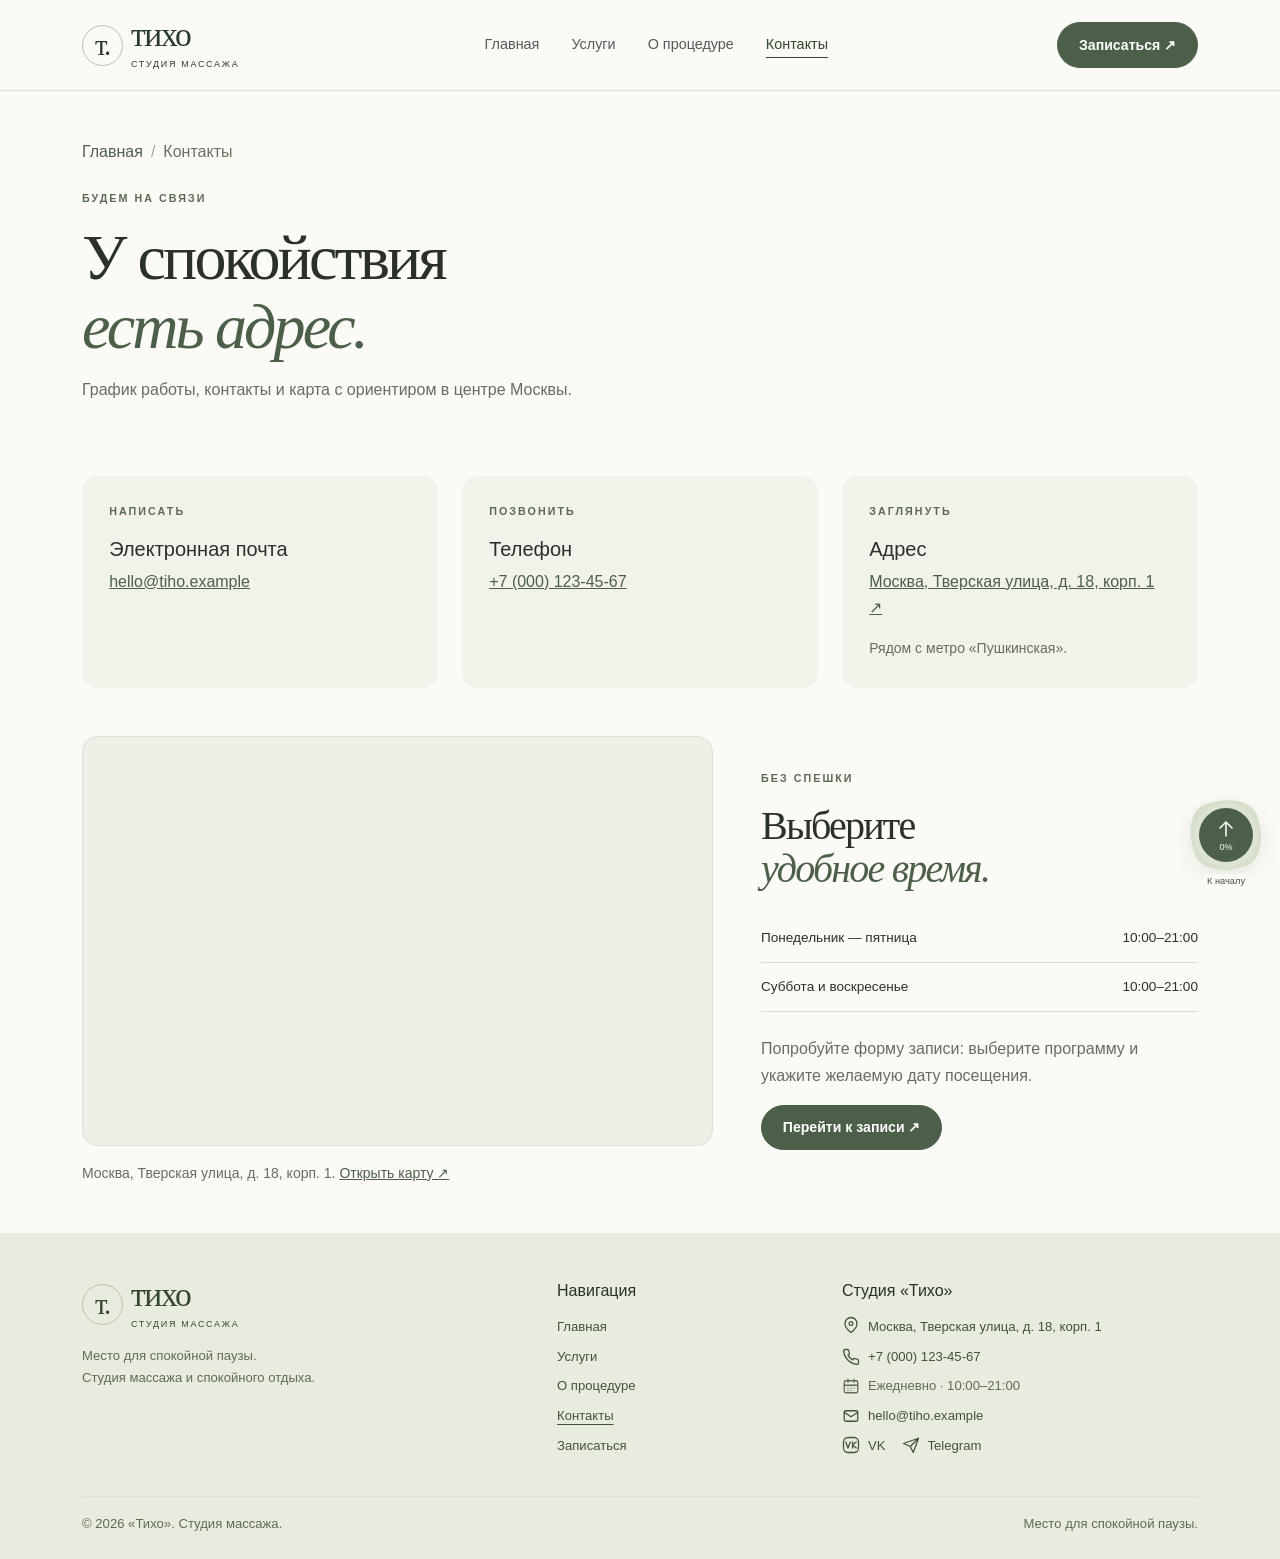
<file: contacts.html>
<!doctype html>
<html lang="ru" data-bs-theme="light">
  <head>
    <meta charset="utf-8">
    <meta name="viewport" content="width=device-width, initial-scale=1">
    <meta
      name="description"
      content="Контакты и график работы студии Тихо. Интерактивная карта: Москва, Тверская улица, дом 18, корпус 1."
    >
    <meta name="theme-color" content="#4c6049">
    <title>Контакты — Тихо</title>
    <link rel="icon" href="images/favicon.svg" type="image/svg+xml">
    <link rel="stylesheet" href="vendor/bootstrap/css/bootstrap.min.css">
    <link rel="stylesheet" href="css/custom.css">
    <script src="vendor/bootstrap/js/bootstrap.bundle.min.js" defer></script>
    <script src="js/data.js" defer></script>
    <script src="js/main.js" defer></script>
  </head>
  <body id="top">
    <a class="visually-hidden-focusable skip-link" href="#main">Перейти к содержимому</a>
    <header class="site-header sticky-top">
      <nav class="navbar navbar-expand-lg py-3" aria-label="Основная навигация">
        <div class="container">
          <a
            class="navbar-brand d-flex align-items-center gap-2"
            href="index.html"
            aria-label="Тихо — главная"
          >
            <span class="brand-mark" aria-hidden="true">т.</span><span>тихо<span class="brand-subtitle">студия массажа</span></span>
          </a>
          <button
            class="navbar-toggler"
            type="button"
            data-bs-toggle="collapse"
            data-bs-target="#mainNav"
            aria-controls="mainNav"
            aria-expanded="false"
            aria-label="Открыть меню"
          >
            <span class="navbar-toggler-icon"></span>
          </button>
          <div class="collapse navbar-collapse" id="mainNav">
            <ul class="navbar-nav mx-lg-auto gap-lg-3">
              <li class="nav-item">
                <a class="nav-link" href="index.html">Главная</a>
              </li>
              <li class="nav-item">
                <a class="nav-link" href="catalog.html">Услуги</a>
              </li>
              <li class="nav-item">
                <a class="nav-link" href="product.html">О процедуре</a>
              </li>
              <li class="nav-item">
                <a class="nav-link active" href="contacts.html" aria-current="page">Контакты</a>
              </li>
            </ul>
            <a class="btn btn-primary mt-3 mt-lg-0" href="order.html">
              Записаться <span aria-hidden="true">↗</span>
            </a>
          </div>
        </div>
      </nav>
    </header>
    <main id="main">
      <section class="page-intro">
        <div class="container">
          <nav aria-label="Хлебные крошки">
            <ol class="breadcrumb small mb-4">
              <li class="breadcrumb-item">
                <a href="index.html">Главная</a>
              </li>
              <li class="breadcrumb-item active" aria-current="page">Контакты</li>
            </ol>
          </nav>
          <p class="eyebrow">Будем на связи</p>
          <h1 class="editorial-title display-3">У спокойствия<br><em>есть адрес.</em></h1>
          <p class="text-body-secondary mt-3">
            График работы, контакты и карта с ориентиром в центре Москвы.
          </p>
        </div>
      </section>
      <section class="pb-5">
        <div class="container">
          <div class="row g-4 mb-5">
            <div class="col-12 col-md-4">
              <article class="contact-block h-100">
                <p class="eyebrow">Написать</p>
                <h2 class="h5">Электронная почта</h2>
                <a href="mailto:hello@tiho.example">hello@tiho.example</a>
              </article>
            </div>
            <div class="col-12 col-md-4">
              <article class="contact-block h-100">
                <p class="eyebrow">Позвонить</p>
                <h2 class="h5">Телефон</h2>
                <a href="tel:+70001234567">+7 (000) 123-45-67</a>
              </article>
            </div>
            <div class="col-12 col-md-4">
              <article class="contact-block h-100">
                <p class="eyebrow">Заглянуть</p>
                <h2 class="h5">Адрес</h2>
                <address class="mb-0">
                  <a
                    target="_blank"
                    rel="noopener noreferrer"
                    href="https://yandex.com/maps/213/moscow/?ll=37.605086%2C55.765954&amp;pt=37.605086%2C55.765954&amp;z=17"
                  >
                    Москва, Тверская улица, д. 18, корп. 1 ↗
                  </a>
                </address>
                <p class="small text-body-secondary mt-3 mb-0">
                  Рядом с метро «Пушкинская».
                </p>
              </article>
            </div>
          </div>
          <div class="row g-4 g-lg-5 align-items-center">
            <div class="col-12 col-lg-7">
              <figure class="mb-0">
                <div class="map-embed" style="position:relative;overflow:hidden;">
                  <a
                    href="https://yandex.com/maps/213/moscow/?utm_medium=mapframe&amp;utm_source=maps"
                    style="color:#eee;font-size:12px;position:absolute;top:0px;"
                  >
                    Москва
                  </a>
                  <a
                    href="https://yandex.com/maps/213/moscow/?ll=37.605086%2C55.765954&amp;pt=37.605086%2C55.765954&amp;utm_medium=mapframe&amp;utm_source=maps&amp;z=17"
                    style="color:#eee;font-size:12px;position:absolute;top:14px;"
                  >
                    Яндекс Карты — транспорт, навигация, поиск мест
                  </a>
                  <iframe
                    class="studio-map"
                    title="Интерактивная карта: Тверская улица, 18, корпус 1, Москва"
                    src="https://yandex.com/map-widget/v1/?ll=37.605086%2C55.765954&amp;pt=37.605086%2C55.765954&amp;z=17"
                    width="760"
                    height="410"
                    allowfullscreen="true"
                    loading="lazy"
                    style="position:relative;"
                  >
                  </iframe>
                </div>
                <figcaption class="small text-body-secondary mt-3">
                  Москва, Тверская улица, д. 18, корп. 1.
                  <a
                    target="_blank"
                    rel="noopener noreferrer"
                    href="https://yandex.com/maps/213/moscow/?ll=37.605086%2C55.765954&amp;pt=37.605086%2C55.765954&amp;z=17"
                  >
                    Открыть карту ↗
                  </a>
                </figcaption>
              </figure>
            </div>
            <div class="col-12 col-lg-5">
              <p class="eyebrow">Без спешки</p>
              <h2 class="editorial-title display-6">Выберите<br><em>удобное время.</em></h2>
              <dl class="hours-list my-4">
                <div>
                  <dt>Понедельник — пятница</dt>
                  <dd>10:00–21:00</dd>
                </div>
                <div>
                  <dt>Суббота и воскресенье</dt>
                  <dd>10:00–21:00</dd>
                </div>
              </dl>
              <p class="text-body-secondary">
                Попробуйте форму записи: выберите программу и укажите желаемую дату посещения.
              </p>
              <a class="btn btn-primary" href="order.html">Перейти к записи ↗</a>
            </div>
          </div>
        </div>
      </section>
    </main>
    <footer class="site-footer pt-5 pb-4">
      <div class="container">
        <div class="row g-4 pb-4">
          <div class="col-12 col-lg-5">
            <a
              class="footer-brand d-inline-flex gap-2 align-items-center text-decoration-none"
              href="index.html"
            >
              <span class="brand-mark" aria-hidden="true">т.</span><span>тихо<span class="brand-subtitle">студия массажа</span></span>
            </a>
            <p class="mt-3 mb-0 footer-note">
              Место для спокойной паузы.<br>Студия массажа и спокойного отдыха.
            </p>
          </div>
          <div class="col-6 col-lg-3">
            <h2 class="h6 mb-3">Навигация</h2>
            <ul class="list-unstyled footer-links">
              <li>
                <a href="index.html">Главная</a>
              </li>
              <li>
                <a href="catalog.html">Услуги</a>
              </li>
              <li>
                <a href="product.html">О процедуре</a>
              </li>
              <li>
                <a href="contacts.html" aria-current="page">Контакты</a>
              </li>
              <li>
                <a href="order.html">Записаться</a>
              </li>
            </ul>
          </div>
          <div class="col-6 col-lg-4">
            <h2 class="h6 mb-3">Студия «Тихо»</h2>
            <p class="footer-note d-flex flex-column gap-2">
              <a class="d-flex align-items-start gap-2" data-footer-field="address" href="https://yandex.com/maps/213/moscow/?ll=37.605086%2C55.765954&amp;pt=37.605086%2C55.765954&amp;z=17" target="_blank" rel="noopener noreferrer">
                <svg class="flex-shrink-0" data-footer-icon="address" width="18" height="18" viewBox="0 0 24 24" fill="none" stroke="currentColor" stroke-width="1.7" stroke-linecap="round" stroke-linejoin="round" aria-hidden="true" focusable="false"><path d="M20 10c0 6-8 12-8 12S4 16 4 10a8 8 0 1 1 16 0Z"></path><circle cx="12" cy="10" r="2.5"></circle></svg>
                <span>Москва, Тверская улица, д. 18, корп. 1</span>
              </a>
              <a data-footer-field="phone" class="d-flex align-items-center gap-2" href="tel:+70001234567">
                <svg class="flex-shrink-0" data-footer-icon="phone" width="18" height="18" viewBox="0 0 24 24" fill="none" stroke="currentColor" stroke-width="1.7" stroke-linecap="round" stroke-linejoin="round" aria-hidden="true" focusable="false"><path d="M22 16.9v3a2 2 0 0 1-2.2 2 19.8 19.8 0 0 1-8.6-3.1 19.5 19.5 0 0 1-6-6 19.8 19.8 0 0 1-3.1-8.7A2 2 0 0 1 4.1 2h3a2 2 0 0 1 2 1.7c.1 1 .4 1.9.7 2.8a2 2 0 0 1-.5 2.1L8 9.9a16 16 0 0 0 6 6l1.3-1.3a2 2 0 0 1 2.1-.5c.9.3 1.9.6 2.8.7a2 2 0 0 1 1.8 2.1Z"></path></svg>
                <span>+7 (000) 123-45-67</span>
              </a>
              <span data-footer-field="hours" class="d-flex align-items-center gap-2">
                <svg class="flex-shrink-0" data-footer-icon="calendar" width="18" height="18" viewBox="0 0 24 24" fill="none" stroke="currentColor" stroke-width="1.7" stroke-linecap="round" stroke-linejoin="round" aria-hidden="true" focusable="false"><rect x="3" y="5" width="18" height="16" rx="2"></rect><path d="M8 3v4M16 3v4M3 11h18M8 15h.01M12 15h.01M16 15h.01M8 18h.01M12 18h.01"></path></svg>
                <span>Ежедневно · 10:00–21:00</span>
              </span>
              <a data-footer-field="email" class="d-flex align-items-center gap-2" href="mailto:hello@tiho.example">
                <svg class="flex-shrink-0" data-footer-icon="mail" width="18" height="18" viewBox="0 0 24 24" fill="none" stroke="currentColor" stroke-width="1.7" stroke-linecap="round" stroke-linejoin="round" aria-hidden="true" focusable="false"><rect x="3" y="5" width="18" height="14" rx="2"></rect><path d="m3 7 9 6 9-6"></path></svg>
                <span class="text-break">hello@tiho.example</span>
              </a>
              <span class="d-flex flex-wrap align-items-center gap-3" data-footer-field="social" role="group" aria-label="Социальные сети">
                <a class="d-inline-flex align-items-center gap-2" href="https://vk.com/" target="_blank" rel="noopener noreferrer" aria-label="VK — открыть сервис">
                  <svg class="flex-shrink-0" data-footer-icon="vk" width="18" height="18" viewBox="0 0 24 24" fill="none" stroke="currentColor" stroke-width="1.7" stroke-linecap="round" stroke-linejoin="round" aria-hidden="true" focusable="false"><rect x="2" y="2" width="20" height="20" rx="6"></rect><path d="m5 8 3 8 3-8m3 0v8m0-4 5-4m-5 4 5 4"></path></svg><span>VK</span>
                </a>
                <a class="d-inline-flex align-items-center gap-2" href="https://telegram.org/" target="_blank" rel="noopener noreferrer" aria-label="Telegram — открыть сервис">
                  <svg class="flex-shrink-0" data-footer-icon="telegram" width="18" height="18" viewBox="0 0 24 24" fill="none" stroke="currentColor" stroke-width="1.7" stroke-linecap="round" stroke-linejoin="round" aria-hidden="true" focusable="false"><path d="m22 3-7 19-4-8-9-4 20-7ZM22 3 11 14"></path></svg><span>Telegram</span>
                </a>
              </span>
            </p>
          </div>
        </div>
        <div class="border-top pt-3 d-flex flex-wrap gap-2 justify-content-between small footer-note">
          <span>© 2026 «Тихо». Студия массажа.</span><span>Место для спокойной паузы.</span>
        </div>
      </div>
    </footer>
    <a
      class="back-to-top scroll-flower"
      href="#top"
      aria-label="Вернуться наверх"
      title="Вернуться к началу"
    >
      <span class="scroll-flower-core"><svg viewbox="0 0 24 24" width="24" height="24" fill="none" stroke="currentColor" stroke-width="1.6" aria-hidden="true"><path d="M12 19V5m-6 6 6-6 6 6" stroke-linecap="round" stroke-linejoin="round"></path></svg><span class="scroll-percent" aria-hidden="true">0%</span></span><span class="scroll-flower-label" aria-hidden="true">К началу</span>
    </a>
    <div
      class="modal fade"
      id="quickBookingModal"
      tabindex="-1"
      aria-labelledby="quickModalTitle"
      aria-hidden="true"
    >
      <div class="modal-dialog modal-dialog-centered">
        <div class="modal-content">
          <div class="modal-header border-0 pb-0">
            <div>
              <p class="eyebrow mb-2">Первый шаг</p>
              <h2 class="modal-title fs-3" id="quickModalTitle">Быстрая заявка</h2>
            </div>
            <button type="button" class="btn-close" data-bs-dismiss="modal" aria-label="Закрыть"></button>
          </div>
          <div class="modal-body p-4">
            <p class="text-body-secondary small">
              Форма проверяет заполнение полей. Отправка заявки пока не подключена.
            </p>
            <form id="quickForm" novalidate>
              <div class="mb-3">
                <label class="form-label" for="quickService">Услуга</label>
                <select class="form-select" id="quickService" name="service" required>
                  <option value="">Выберите услугу</option>
                  <option value="relax">Расслабляющий массаж · 60 мин</option>
                  <option value="back">Спина и плечи · 45 мин</option>
                  <option value="classic">Классический массаж · 60 мин</option>
                  <option value="aroma">Арома-ритуал · 75 мин</option>
                  <option value="feet">Стопы и голени · 30 мин</option>
                  <option value="slow">Медленный ритуал · 90 мин</option>
                </select>
                <div class="invalid-feedback">Выберите услугу.</div>
              </div>
              <div class="mb-3">
                <label class="form-label" for="quickName">Ваше имя</label>
                <input
                  class="form-control"
                  id="quickName"
                  name="name"
                  autocomplete="given-name"
                  minlength="2"
                  maxlength="60"
                  required
                >
                <div class="invalid-feedback">Введите имя от двух символов.</div>
              </div>
              <div class="mb-3">
                <label class="form-label" for="quickPhone">Телефон</label>
                <div class="input-group has-validation">
                  <span class="input-group-text" id="quickPhonePrefix">+7</span>
                  <input
                    class="form-control"
                    id="quickPhone"
                    name="phone"
                    type="tel"
                    inputmode="tel"
                    autocomplete="tel-national"
                    pattern="[0-9 ()-]{10,20}"
                    placeholder="900 123-45-67"
                    aria-describedby="quickPhonePrefix quickPhoneHint"
                    required
                  >
                  <div class="invalid-feedback">Введите 10 цифр номера после +7.</div>
                </div>
                <div class="form-text" id="quickPhoneHint">Можно вводить пробелы, скобки и дефисы.</div>
              </div>
              <div class="form-check mb-4">
                <input
                  class="form-check-input"
                  id="quickAgree"
                  name="agreement"
                  type="checkbox"
                  required
                >
                <label class="form-check-label small" for="quickAgree">
                  Подтверждаю корректность введённых данных
                </label>
                <div class="invalid-feedback">Подтвердите согласие.</div>
              </div>
              <button class="btn btn-primary w-100" type="submit">
                Проверить заявку <span aria-hidden="true">↗</span>
              </button>
              <a class="d-block text-center mt-3 small" id="fullBookingLink" href="order.html">
                Выбрать дату и специалиста
              </a>
              <div class="alert alert-success mt-3 mb-0" id="quickSuccess" role="status" hidden></div>
            </form>
          </div>
        </div>
      </div>
    </div>
    <div class="feature-announcement" id="featureAnnouncement" role="status" aria-live="polite"></div>
    <div class="compare-dock" id="compareDock" hidden>
      <span><span id="compareCount">0</span> / 3 программы</span>
      <button
        type="button"
        class="btn btn-primary btn-sm"
        data-bs-toggle="offcanvas"
        data-bs-target="#comparePanel"
        aria-controls="comparePanel"
      >
        Сравнить ↗
      </button>
    </div>
    <div
      class="offcanvas offcanvas-bottom compare-panel"
      tabindex="-1"
      id="comparePanel"
      aria-labelledby="compareTitle"
    >
      <div class="offcanvas-header container">
        <div>
          <p class="eyebrow mb-1">Решение без спешки</p>
          <h2 class="offcanvas-title h3" id="compareTitle">Сравните ваши программы</h2>
        </div>
        <button
          type="button"
          class="btn-close"
          data-bs-dismiss="offcanvas"
          aria-label="Закрыть сравнение"
        >
        </button>
      </div>
      <div class="offcanvas-body container">
        <p class="small text-body-secondary">
          Добавьте до трёх программ. Здесь можно сравнить продолжительность, стоимость и формат.
        </p>
        <div id="compareContent"></div>
        <button id="clearCompare" class="btn btn-link ps-0" type="button">Очистить сравнение</button>
      </div>
    </div>
    <script src="js/features.js" defer></script>
  </body>
</html>
</file>
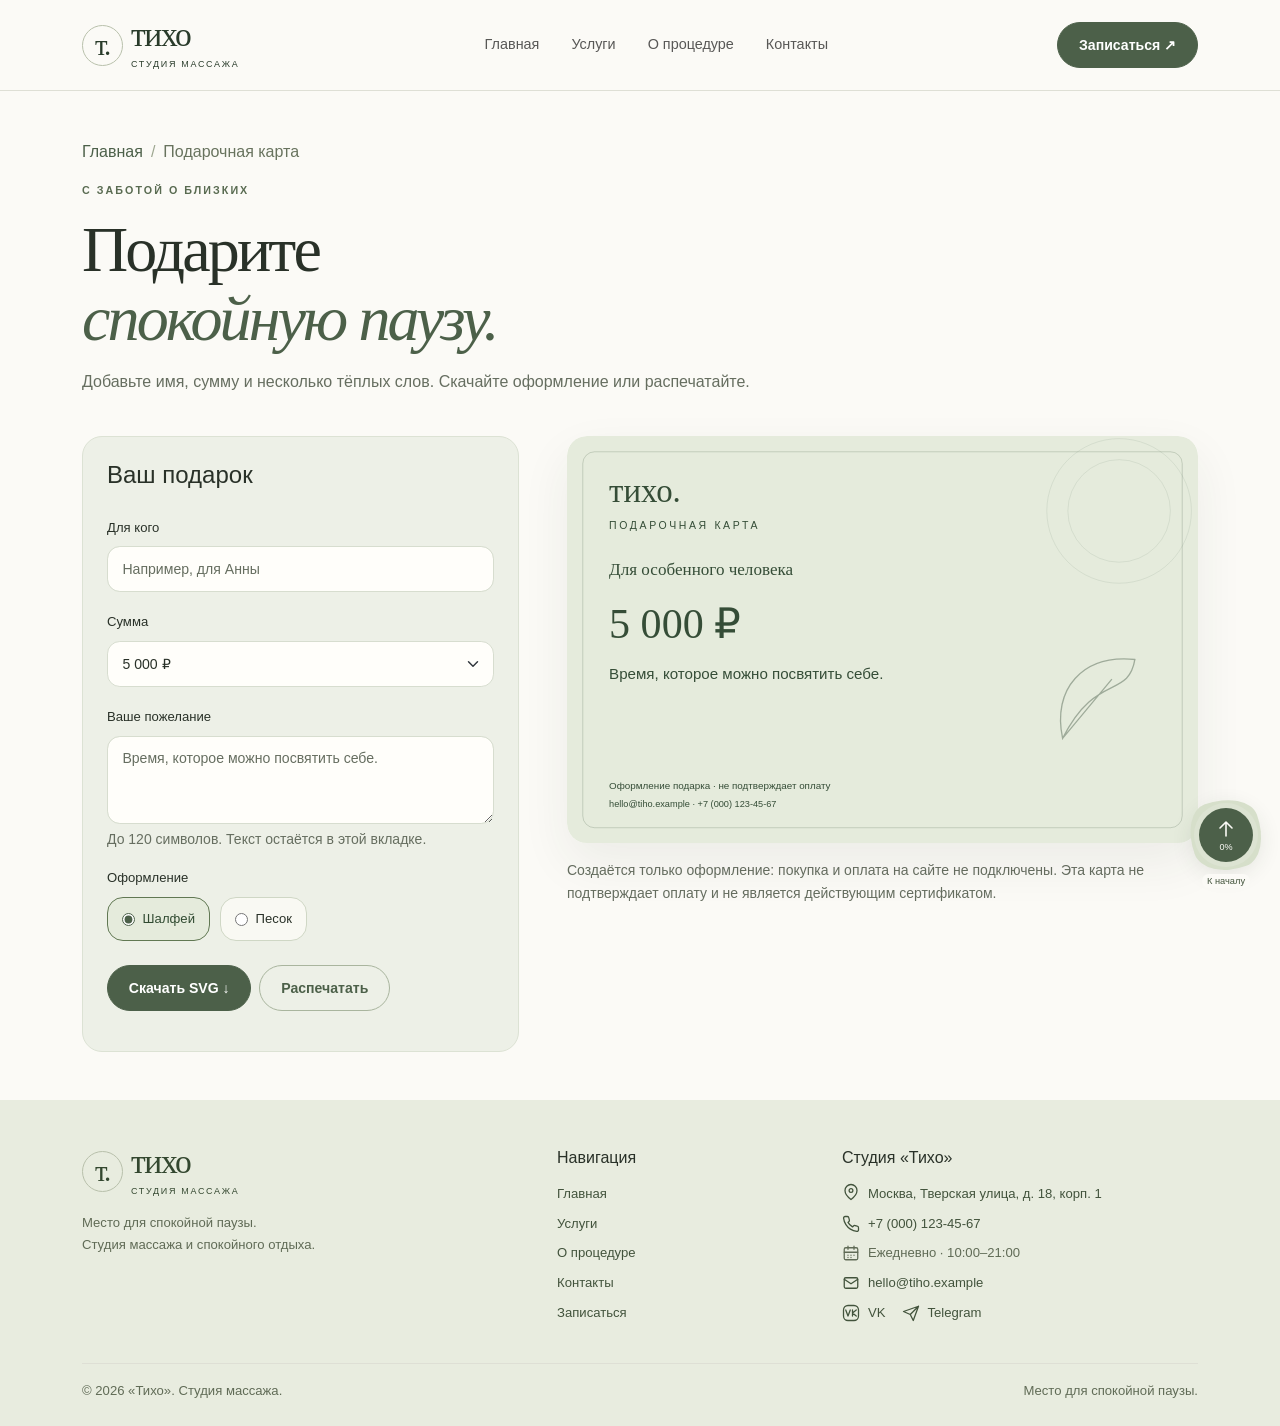
<file: gifts.html>
<!doctype html>
<html lang="ru" data-bs-theme="light">
  <head>
    <meta charset="utf-8">
    <meta name="viewport" content="width=device-width, initial-scale=1">
    <meta
      name="description"
      content="Создайте персональную подарочную карту студии Тихо: оформление, сумма и тёплое пожелание. Сохранение в SVG и печать."
    >
    <meta name="theme-color" content="#4c6049">
    <title>Подарочная карта — Тихо</title>
    <link rel="icon" href="images/favicon.svg" type="image/svg+xml">
    <link rel="stylesheet" href="vendor/bootstrap/css/bootstrap.min.css">
    <link rel="stylesheet" href="css/custom.css">
    <script src="vendor/bootstrap/js/bootstrap.bundle.min.js" defer></script>
    <script src="js/data.js" defer></script>
    <script src="js/main.js" defer></script>
  </head>
  <body id="top">
    <a class="visually-hidden-focusable skip-link" href="#main">Перейти к содержимому</a>
    <header class="site-header sticky-top">
      <nav class="navbar navbar-expand-lg py-3" aria-label="Основная навигация">
        <div class="container">
          <a
            class="navbar-brand d-flex align-items-center gap-2"
            href="index.html"
            aria-label="Тихо — главная"
          >
            <span class="brand-mark" aria-hidden="true">т.</span><span>тихо<span class="brand-subtitle">студия массажа</span></span>
          </a>
          <button
            class="navbar-toggler"
            type="button"
            data-bs-toggle="collapse"
            data-bs-target="#mainNav"
            aria-controls="mainNav"
            aria-expanded="false"
            aria-label="Открыть меню"
          >
            <span class="navbar-toggler-icon"></span>
          </button>
          <div class="collapse navbar-collapse" id="mainNav">
            <ul class="navbar-nav mx-lg-auto gap-lg-3">
              <li class="nav-item">
                <a class="nav-link" href="index.html">Главная</a>
              </li>
              <li class="nav-item">
                <a class="nav-link" href="catalog.html">Услуги</a>
              </li>
              <li class="nav-item">
                <a class="nav-link" href="product.html">О процедуре</a>
              </li>
              <li class="nav-item">
                <a class="nav-link" href="contacts.html">Контакты</a>
              </li>
            </ul>
            <a class="btn btn-primary mt-3 mt-lg-0" href="order.html">
              Записаться <span aria-hidden="true">↗</span>
            </a>
          </div>
        </div>
      </nav>
    </header>
    <main id="main">
      <section class="page-intro pb-4">
        <div class="container">
          <nav aria-label="Хлебные крошки">
            <ol class="breadcrumb small">
              <li class="breadcrumb-item">
                <a href="index.html">Главная</a>
              </li>
              <li class="breadcrumb-item active" aria-current="page">Подарочная карта</li>
            </ol>
          </nav>
          <p class="eyebrow">С заботой о близких</p>
          <h1 class="editorial-title display-3">Подарите<br><em>спокойную паузу.</em></h1>
          <p class="text-body-secondary mt-3">
            Добавьте имя, сумму и несколько тёплых слов. Скачайте оформление или распечатайте.
          </p>
        </div>
      </section>
      <section class="pb-5">
        <div class="container">
          <div class="row g-4 g-lg-5 align-items-start">
            <div class="col-12 col-lg-5">
              <form class="gift-form p-4" id="giftForm">
                <h2 class="h4 mb-4">Ваш подарок</h2>
                <div class="mb-3">
                  <label class="form-label" for="giftRecipient">Для кого</label>
                  <input
                    id="giftRecipient"
                    name="recipient"
                    class="form-control"
                    maxlength="40"
                    placeholder="Например, для Анны"
                    autocomplete="off"
                  >
                </div>
                <div class="mb-3">
                  <label class="form-label" for="giftAmount">Сумма</label>
                  <select id="giftAmount" name="amount" class="form-select">
                    <option value="3000">3 000 ₽</option>
                    <option value="5000" selected>5 000 ₽</option>
                    <option value="7000">7 000 ₽</option>
                    <option value="10000">10 000 ₽</option>
                  </select>
                </div>
                <div class="mb-3">
                  <label class="form-label" for="giftMessage">Ваше пожелание</label>
                  <textarea
                    id="giftMessage"
                    name="message"
                    class="form-control"
                    rows="3"
                    maxlength="120"
                    placeholder="Время, которое можно посвятить себе."
                  ></textarea>
                  <div class="form-text">До 120 символов. Текст остаётся в этой вкладке.</div>
                </div>
                <fieldset class="mb-4">
                  <legend class="form-label">Оформление</legend>
                  <div class="match-options">
                    <label>
                      <input type="radio" name="design" value="sage" checked>
                      Шалфей
                    </label>
                    <label>
                      <input type="radio" name="design" value="sand">
                      Песок
                    </label>
                  </div>
                </fieldset>
                <div class="d-flex flex-wrap gap-2">
                  <button id="downloadGift" class="btn btn-primary" type="button">Скачать SVG ↓</button>
                  <button id="printGift" class="btn btn-outline-primary" type="button">Распечатать</button>
                </div>
                <p id="giftStatus" class="small mt-3 mb-0" role="status"></p>
              </form>
            </div>
            <div class="col-12 col-lg-7">
              <h2 class="visually-hidden">Предпросмотр подарочной карты</h2>
              <div id="giftPreview" class="gift-preview" aria-label="Предпросмотр подарочной карты"></div>
              <p class="small text-body-secondary mt-3">
                Создаётся только оформление: покупка и оплата на сайте не подключены. Эта карта не
                подтверждает оплату и не является действующим сертификатом.
              </p>
            </div>
          </div>
        </div>
      </section>
    </main>
    <footer class="site-footer pt-5 pb-4">
      <div class="container">
        <div class="row g-4 pb-4">
          <div class="col-12 col-lg-5">
            <a
              class="footer-brand d-inline-flex gap-2 align-items-center text-decoration-none"
              href="index.html"
            >
              <span class="brand-mark" aria-hidden="true">т.</span><span>тихо<span class="brand-subtitle">студия массажа</span></span>
            </a>
            <p class="mt-3 mb-0 footer-note">
              Место для спокойной паузы.<br>Студия массажа и спокойного отдыха.
            </p>
          </div>
          <div class="col-6 col-lg-3">
            <h2 class="h6 mb-3">Навигация</h2>
            <ul class="list-unstyled footer-links">
              <li>
                <a href="index.html" class="">Главная</a>
              </li>
              <li>
                <a href="catalog.html">Услуги</a>
              </li>
              <li>
                <a href="product.html">О процедуре</a>
              </li>
              <li>
                <a href="contacts.html">Контакты</a>
              </li>
              <li>
                <a href="order.html">Записаться</a>
              </li>
            </ul>
          </div>
          <div class="col-6 col-lg-4">
            <h2 class="h6 mb-3">Студия «Тихо»</h2>
            <p class="footer-note d-flex flex-column gap-2">
              <a class="d-flex align-items-start gap-2" data-footer-field="address" href="https://yandex.com/maps/213/moscow/?ll=37.605086%2C55.765954&amp;pt=37.605086%2C55.765954&amp;z=17" target="_blank" rel="noopener noreferrer">
                <svg class="flex-shrink-0" data-footer-icon="address" width="18" height="18" viewBox="0 0 24 24" fill="none" stroke="currentColor" stroke-width="1.7" stroke-linecap="round" stroke-linejoin="round" aria-hidden="true" focusable="false"><path d="M20 10c0 6-8 12-8 12S4 16 4 10a8 8 0 1 1 16 0Z"></path><circle cx="12" cy="10" r="2.5"></circle></svg>
                <span>Москва, Тверская улица, д. 18, корп. 1</span>
              </a>
              <a data-footer-field="phone" class="d-flex align-items-center gap-2" href="tel:+70001234567">
                <svg class="flex-shrink-0" data-footer-icon="phone" width="18" height="18" viewBox="0 0 24 24" fill="none" stroke="currentColor" stroke-width="1.7" stroke-linecap="round" stroke-linejoin="round" aria-hidden="true" focusable="false"><path d="M22 16.9v3a2 2 0 0 1-2.2 2 19.8 19.8 0 0 1-8.6-3.1 19.5 19.5 0 0 1-6-6 19.8 19.8 0 0 1-3.1-8.7A2 2 0 0 1 4.1 2h3a2 2 0 0 1 2 1.7c.1 1 .4 1.9.7 2.8a2 2 0 0 1-.5 2.1L8 9.9a16 16 0 0 0 6 6l1.3-1.3a2 2 0 0 1 2.1-.5c.9.3 1.9.6 2.8.7a2 2 0 0 1 1.8 2.1Z"></path></svg>
                <span>+7 (000) 123-45-67</span>
              </a>
              <span data-footer-field="hours" class="d-flex align-items-center gap-2">
                <svg class="flex-shrink-0" data-footer-icon="calendar" width="18" height="18" viewBox="0 0 24 24" fill="none" stroke="currentColor" stroke-width="1.7" stroke-linecap="round" stroke-linejoin="round" aria-hidden="true" focusable="false"><rect x="3" y="5" width="18" height="16" rx="2"></rect><path d="M8 3v4M16 3v4M3 11h18M8 15h.01M12 15h.01M16 15h.01M8 18h.01M12 18h.01"></path></svg>
                <span>Ежедневно · 10:00–21:00</span>
              </span>
              <a data-footer-field="email" class="d-flex align-items-center gap-2" href="mailto:hello@tiho.example">
                <svg class="flex-shrink-0" data-footer-icon="mail" width="18" height="18" viewBox="0 0 24 24" fill="none" stroke="currentColor" stroke-width="1.7" stroke-linecap="round" stroke-linejoin="round" aria-hidden="true" focusable="false"><rect x="3" y="5" width="18" height="14" rx="2"></rect><path d="m3 7 9 6 9-6"></path></svg>
                <span class="text-break">hello@tiho.example</span>
              </a>
              <span class="d-flex flex-wrap align-items-center gap-3" data-footer-field="social" role="group" aria-label="Социальные сети">
                <a class="d-inline-flex align-items-center gap-2" href="https://vk.com/" target="_blank" rel="noopener noreferrer" aria-label="VK — открыть сервис">
                  <svg class="flex-shrink-0" data-footer-icon="vk" width="18" height="18" viewBox="0 0 24 24" fill="none" stroke="currentColor" stroke-width="1.7" stroke-linecap="round" stroke-linejoin="round" aria-hidden="true" focusable="false"><rect x="2" y="2" width="20" height="20" rx="6"></rect><path d="m5 8 3 8 3-8m3 0v8m0-4 5-4m-5 4 5 4"></path></svg><span>VK</span>
                </a>
                <a class="d-inline-flex align-items-center gap-2" href="https://telegram.org/" target="_blank" rel="noopener noreferrer" aria-label="Telegram — открыть сервис">
                  <svg class="flex-shrink-0" data-footer-icon="telegram" width="18" height="18" viewBox="0 0 24 24" fill="none" stroke="currentColor" stroke-width="1.7" stroke-linecap="round" stroke-linejoin="round" aria-hidden="true" focusable="false"><path d="m22 3-7 19-4-8-9-4 20-7ZM22 3 11 14"></path></svg><span>Telegram</span>
                </a>
              </span>
            </p>
          </div>
        </div>
        <div class="border-top pt-3 d-flex flex-wrap gap-2 justify-content-between small footer-note">
          <span>© 2026 «Тихо». Студия массажа.</span><span>Место для спокойной паузы.</span>
        </div>
      </div>
    </footer>
    <a
      class="back-to-top scroll-flower"
      href="#top"
      aria-label="Вернуться наверх"
      title="Вернуться к началу"
    >
      <span class="scroll-flower-core"><svg viewbox="0 0 24 24" width="24" height="24" fill="none" stroke="currentColor" stroke-width="1.6" aria-hidden="true"><path d="M12 19V5m-6 6 6-6 6 6" stroke-linecap="round" stroke-linejoin="round"></path></svg><span class="scroll-percent" aria-hidden="true">0%</span></span><span class="scroll-flower-label" aria-hidden="true">К началу</span>
    </a>
    <div
      class="modal fade"
      id="quickBookingModal"
      tabindex="-1"
      aria-labelledby="quickModalTitle"
      aria-hidden="true"
    >
      <div class="modal-dialog modal-dialog-centered">
        <div class="modal-content">
          <div class="modal-header border-0 pb-0">
            <div>
              <p class="eyebrow mb-2">Первый шаг</p>
              <h2 class="modal-title fs-3" id="quickModalTitle">Быстрая заявка</h2>
            </div>
            <button type="button" class="btn-close" data-bs-dismiss="modal" aria-label="Закрыть"></button>
          </div>
          <div class="modal-body p-4">
            <p class="text-body-secondary small">
              Форма проверяет заполнение полей. Отправка заявки пока не подключена.
            </p>
            <form id="quickForm" novalidate>
              <div class="mb-3">
                <label class="form-label" for="quickService">Услуга</label>
                <select class="form-select" id="quickService" name="service" required>
                  <option value="">Выберите услугу</option>
                  <option value="relax">Расслабляющий массаж · 60 мин</option>
                  <option value="back">Спина и плечи · 45 мин</option>
                  <option value="classic">Классический массаж · 60 мин</option>
                  <option value="aroma">Арома-ритуал · 75 мин</option>
                  <option value="feet">Стопы и голени · 30 мин</option>
                  <option value="slow">Медленный ритуал · 90 мин</option>
                </select>
                <div class="invalid-feedback">Выберите услугу.</div>
              </div>
              <div class="mb-3">
                <label class="form-label" for="quickName">Ваше имя</label>
                <input
                  class="form-control"
                  id="quickName"
                  name="name"
                  autocomplete="given-name"
                  minlength="2"
                  maxlength="60"
                  required
                >
                <div class="invalid-feedback">Введите имя от двух символов.</div>
              </div>
              <div class="mb-3">
                <label class="form-label" for="quickPhone">Телефон</label>
                <div class="input-group has-validation">
                  <span class="input-group-text" id="quickPhonePrefix">+7</span>
                  <input
                    class="form-control"
                    id="quickPhone"
                    name="phone"
                    type="tel"
                    inputmode="tel"
                    autocomplete="tel-national"
                    pattern="[0-9 ()-]{10,20}"
                    placeholder="900 123-45-67"
                    aria-describedby="quickPhonePrefix quickPhoneHint"
                    required
                  >
                  <div class="invalid-feedback">Введите 10 цифр номера после +7.</div>
                </div>
                <div class="form-text" id="quickPhoneHint">Можно вводить пробелы, скобки и дефисы.</div>
              </div>
              <div class="form-check mb-4">
                <input
                  class="form-check-input"
                  id="quickAgree"
                  name="agreement"
                  type="checkbox"
                  required
                >
                <label class="form-check-label small" for="quickAgree">
                  Подтверждаю корректность введённых данных
                </label>
                <div class="invalid-feedback">Подтвердите согласие.</div>
              </div>
              <button class="btn btn-primary w-100" type="submit">
                Проверить заявку <span aria-hidden="true">↗</span>
              </button>
              <a class="d-block text-center mt-3 small" id="fullBookingLink" href="order.html">
                Выбрать дату и специалиста
              </a>
              <div class="alert alert-success mt-3 mb-0" id="quickSuccess" role="status" hidden></div>
            </form>
          </div>
        </div>
      </div>
    </div>
    <div class="feature-announcement" id="featureAnnouncement" role="status" aria-live="polite"></div>
    <div class="compare-dock" id="compareDock" hidden>
      <span><span id="compareCount">0</span> / 3 программы</span>
      <button
        type="button"
        class="btn btn-primary btn-sm"
        data-bs-toggle="offcanvas"
        data-bs-target="#comparePanel"
        aria-controls="comparePanel"
      >
        Сравнить ↗
      </button>
    </div>
    <div
      class="offcanvas offcanvas-bottom compare-panel"
      tabindex="-1"
      id="comparePanel"
      aria-labelledby="compareTitle"
    >
      <div class="offcanvas-header container">
        <div>
          <p class="eyebrow mb-1">Решение без спешки</p>
          <h2 class="offcanvas-title h3" id="compareTitle">Сравните ваши программы</h2>
        </div>
        <button
          type="button"
          class="btn-close"
          data-bs-dismiss="offcanvas"
          aria-label="Закрыть сравнение"
        >
        </button>
      </div>
      <div class="offcanvas-body container">
        <p class="small text-body-secondary">
          Добавьте до трёх программ. Здесь можно сравнить продолжительность, стоимость и формат.
        </p>
        <div id="compareContent"></div>
        <button id="clearCompare" class="btn btn-link ps-0" type="button">Очистить сравнение</button>
      </div>
    </div>
    <script src="js/features.js" defer></script>
  </body>
</html>
</file>
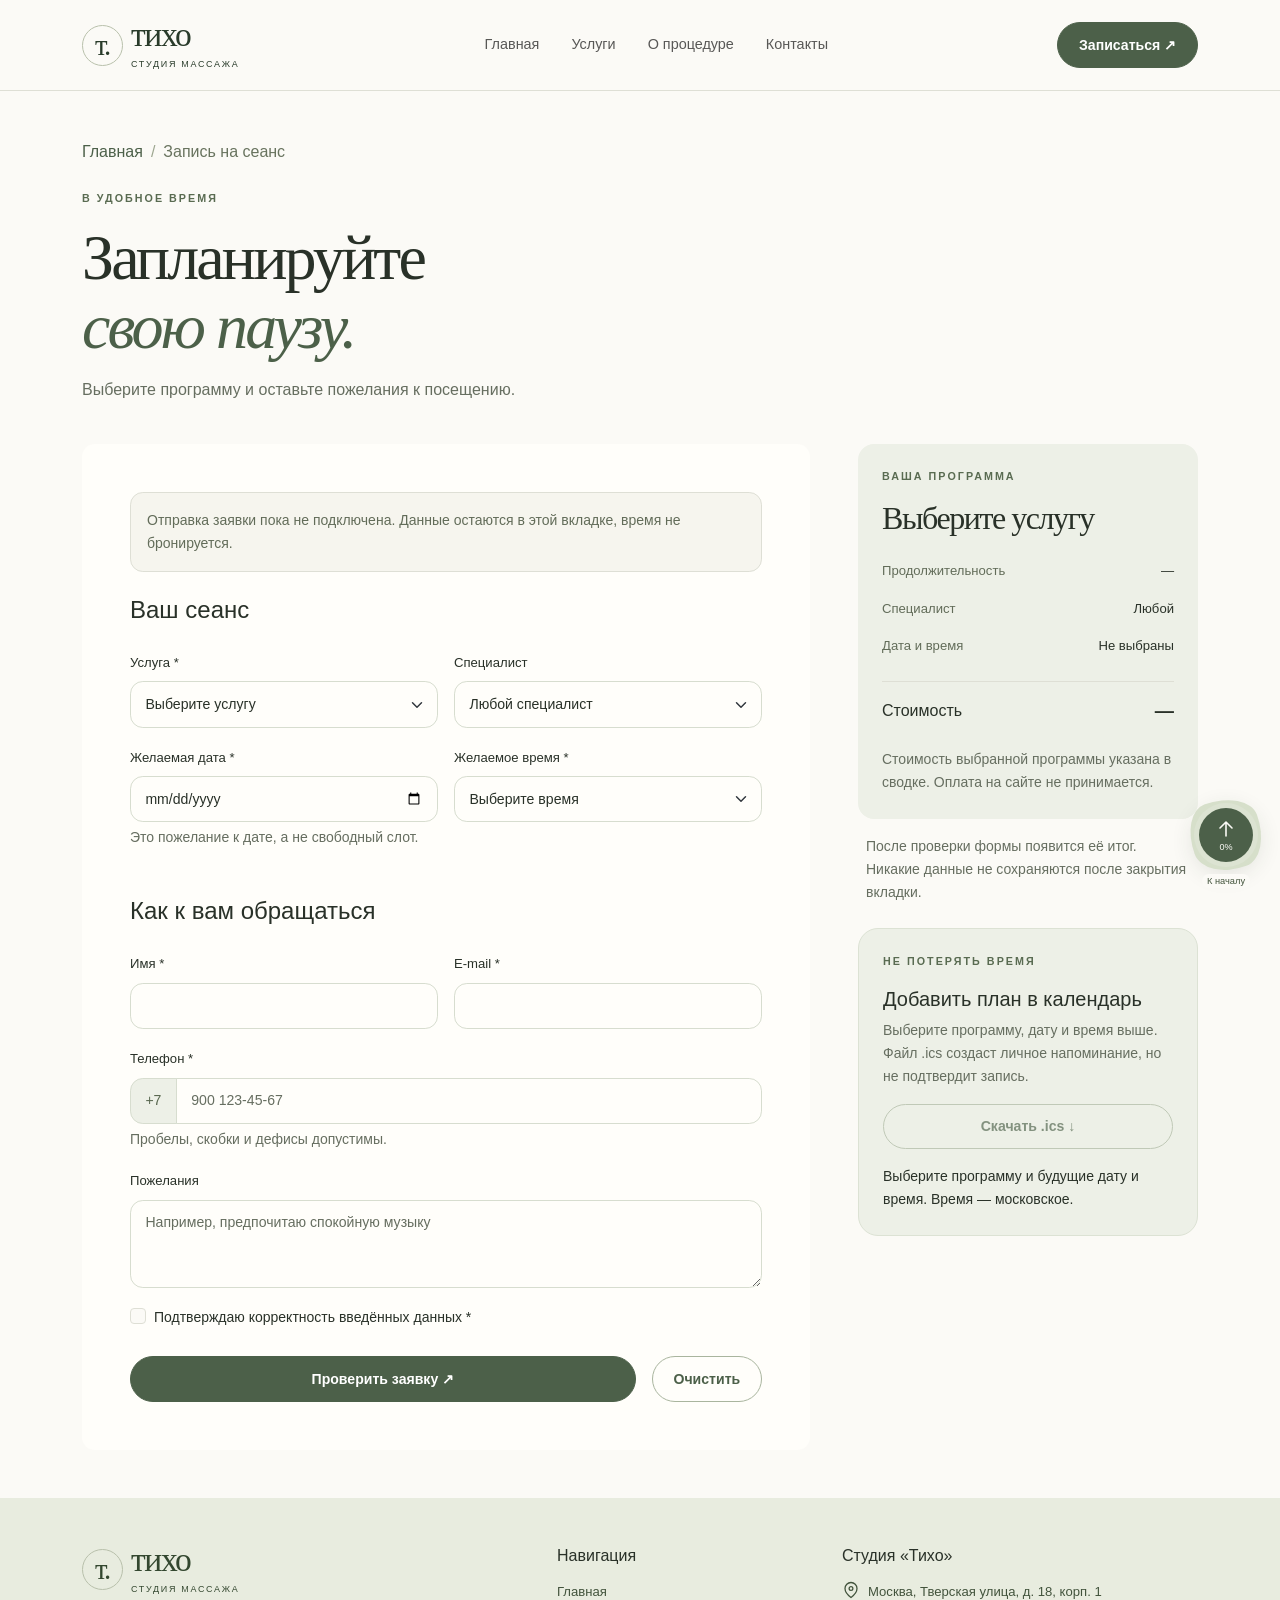
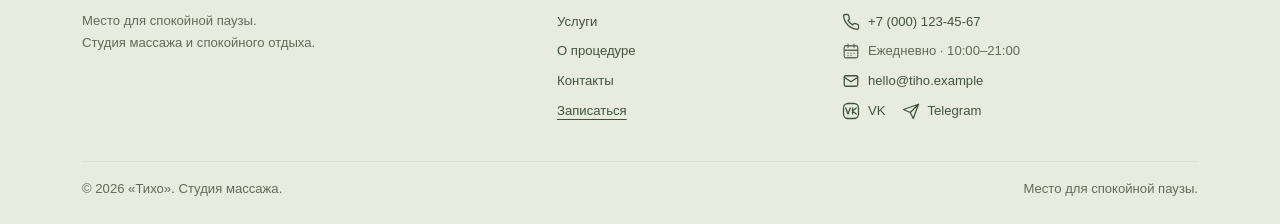
<file: order.html>
<!doctype html>
<html lang="ru" data-bs-theme="light">
  <head>
    <meta charset="utf-8">
    <meta name="viewport" content="width=device-width, initial-scale=1">
    <meta
      name="description"
      content="Выбор программы массажа, специалиста, даты и времени с проверкой данных и расчётом стоимости."
    >
    <meta name="theme-color" content="#4c6049">
    <title>Запись на сеанс — Тихо</title>
    <link rel="icon" href="images/favicon.svg" type="image/svg+xml">
    <link rel="stylesheet" href="vendor/bootstrap/css/bootstrap.min.css">
    <link rel="stylesheet" href="css/custom.css">
    <script src="vendor/bootstrap/js/bootstrap.bundle.min.js" defer></script>
    <script src="js/data.js" defer></script>
    <script src="js/main.js" defer></script>
  </head>
  <body id="top">
    <a class="visually-hidden-focusable skip-link" href="#main">Перейти к содержимому</a>
    <header class="site-header sticky-top">
      <nav class="navbar navbar-expand-lg py-3" aria-label="Основная навигация">
        <div class="container">
          <a
            class="navbar-brand d-flex align-items-center gap-2"
            href="index.html"
            aria-label="Тихо — главная"
          >
            <span class="brand-mark" aria-hidden="true">т.</span><span>тихо<span class="brand-subtitle">студия массажа</span></span>
          </a>
          <button
            class="navbar-toggler"
            type="button"
            data-bs-toggle="collapse"
            data-bs-target="#mainNav"
            aria-controls="mainNav"
            aria-expanded="false"
            aria-label="Открыть меню"
          >
            <span class="navbar-toggler-icon"></span>
          </button>
          <div class="collapse navbar-collapse" id="mainNav">
            <ul class="navbar-nav mx-lg-auto gap-lg-3">
              <li class="nav-item">
                <a class="nav-link" href="index.html">Главная</a>
              </li>
              <li class="nav-item">
                <a class="nav-link" href="catalog.html">Услуги</a>
              </li>
              <li class="nav-item">
                <a class="nav-link" href="product.html">О процедуре</a>
              </li>
              <li class="nav-item">
                <a class="nav-link" href="contacts.html">Контакты</a>
              </li>
            </ul>
            <a class="btn btn-primary mt-3 mt-lg-0" href="order.html" aria-current="page">
              Записаться <span aria-hidden="true">↗</span>
            </a>
          </div>
        </div>
      </nav>
    </header>
    <main id="main">
      <section class="page-intro pb-4">
        <div class="container">
          <nav aria-label="Хлебные крошки">
            <ol class="breadcrumb small mb-4">
              <li class="breadcrumb-item">
                <a href="index.html">Главная</a>
              </li>
              <li class="breadcrumb-item active" aria-current="page">Запись на сеанс</li>
            </ol>
          </nav>
          <p class="eyebrow">В удобное время</p>
          <h1 class="editorial-title display-3">Запланируйте<br><em>свою паузу.</em></h1>
          <p class="text-body-secondary mt-3">Выберите программу и оставьте пожелания к посещению.</p>
        </div>
      </section>
      <section class="pb-5">
        <div class="container">
          <div class="row g-4 g-lg-5">
            <div class="col-12 col-lg-8">
              <form class="card booking-form border-0 p-4 p-md-5" id="bookingForm" novalidate>
                <div class="alert alert-light border small mb-4" role="note">
                  Отправка заявки пока не подключена. Данные остаются в этой вкладке, время не
                  бронируется.
                </div>
                <h2 class="h4 mb-4">Ваш сеанс</h2>
                <div class="row g-3">
                  <div class="col-12 col-md-6">
                    <label class="form-label" for="bookingService">Услуга *</label>
                    <select class="form-select" id="bookingService" name="service" required>
                      <option value="">Выберите услугу</option>
                      <option value="relax">Расслабляющий массаж · 60 мин</option>
                      <option value="back">Спина и плечи · 45 мин</option>
                      <option value="classic">Классический массаж · 60 мин</option>
                      <option value="aroma">Арома-ритуал · 75 мин</option>
                      <option value="feet">Стопы и голени · 30 мин</option>
                      <option value="slow">Медленный ритуал · 90 мин</option>
                    </select>
                    <div class="invalid-feedback">Выберите услугу.</div>
                  </div>
                  <div class="col-12 col-md-6">
                    <label class="form-label" for="bookingSpecialist">Специалист</label>
                    <select class="form-select" id="bookingSpecialist" name="specialist">
                      <option value="">Любой специалист</option>
                      <option value="anna">Анна</option>
                      <option value="daria">Дарья</option>
                      <option value="mikhail">Михаил</option>
                    </select>
                  </div>
                  <div class="col-12 col-md-6">
                    <label class="form-label" for="bookingDate">Желаемая дата *</label>
                    <input
                      class="form-control"
                      id="bookingDate"
                      name="date"
                      type="date"
                      required
                      aria-describedby="dateHint"
                    >
                    <div class="invalid-feedback">Выберите сегодняшнюю или будущую дату.</div>
                    <div class="form-text" id="dateHint">Это пожелание к дате, а не свободный слот.</div>
                  </div>
                  <div class="col-12 col-md-6">
                    <label class="form-label" for="bookingTime">Желаемое время *</label>
                    <select class="form-select" id="bookingTime" name="time" required>
                      <option value="">Выберите время</option>
                      <option value="10:00">10:00</option>
                      <option value="11:00">11:00</option>
                      <option value="12:00">12:00</option>
                      <option value="13:00">13:00</option>
                      <option value="14:00">14:00</option>
                      <option value="15:00">15:00</option>
                      <option value="16:00">16:00</option>
                      <option value="17:00">17:00</option>
                      <option value="18:00">18:00</option>
                      <option value="19:00">19:00</option>
                      <option value="20:00">20:00</option>
                    </select>
                    <div class="invalid-feedback">Выберите желаемое время.</div>
                  </div>
                </div>
                <h2 class="h4 mt-5 mb-4">Как к вам обращаться</h2>
                <div class="row g-3">
                  <div class="col-12 col-md-6">
                    <label class="form-label" for="bookingName">Имя *</label>
                    <input
                      class="form-control"
                      id="bookingName"
                      name="name"
                      autocomplete="given-name"
                      minlength="2"
                      maxlength="60"
                      required
                    >
                    <div class="invalid-feedback">Введите имя от двух символов.</div>
                  </div>
                  <div class="col-12 col-md-6">
                    <label class="form-label" for="bookingEmail">E-mail *</label>
                    <input
                      class="form-control"
                      id="bookingEmail"
                      name="email"
                      type="email"
                      autocomplete="email"
                      maxlength="120"
                      required
                    >
                    <div class="invalid-feedback">Введите корректный e-mail.</div>
                  </div>
                  <div class="col-12">
                    <label class="form-label" for="bookingPhone">Телефон *</label>
                    <div class="input-group has-validation">
                      <span class="input-group-text" id="bookingPhonePrefix">+7</span>
                      <input
                        class="form-control"
                        id="bookingPhone"
                        name="phone"
                        type="tel"
                        inputmode="tel"
                        autocomplete="tel-national"
                        pattern="[0-9 ()-]{10,20}"
                        placeholder="900 123-45-67"
                        required
                        aria-describedby="bookingPhonePrefix bookingPhoneHint"
                      >
                      <div class="invalid-feedback">Введите 10 цифр номера после +7.</div>
                    </div>
                    <div class="form-text" id="bookingPhoneHint">Пробелы, скобки и дефисы допустимы.</div>
                  </div>
                  <div class="col-12">
                    <label class="form-label" for="bookingComment">Пожелания</label>
                    <textarea
                      class="form-control"
                      id="bookingComment"
                      name="comment"
                      rows="3"
                      maxlength="500"
                      placeholder="Например, предпочитаю спокойную музыку"
                    ></textarea>
                  </div>
                  <div class="col-12">
                    <div class="form-check">
                      <input
                        class="form-check-input"
                        id="bookingAgree"
                        name="agreement"
                        type="checkbox"
                        required
                      >
                      <label class="form-check-label small" for="bookingAgree">
                        Подтверждаю корректность введённых данных *
                      </label>
                      <div class="invalid-feedback">Подтвердите согласие.</div>
                    </div>
                  </div>
                  <div class="col-12 d-flex flex-wrap gap-3 mt-4">
                    <button class="btn btn-primary flex-grow-1" type="submit">Проверить заявку ↗</button>
                    <button class="btn btn-outline-primary" type="reset">Очистить</button>
                  </div>
                </div>
                <div class="alert alert-success mt-4 mb-0" role="status" id="bookingSuccess" hidden></div>
              </form>
            </div>
            <aside class="col-12 col-lg-4">
              <div class="booking-summary p-4">
                <p class="eyebrow">Ваша программа</p>
                <h2 class="editorial-title h2" id="summaryName">Выберите услугу</h2>
                <dl class="summary-list mt-4 mb-4">
                  <div>
                    <dt>Продолжительность</dt>
                    <dd id="summaryDuration">—</dd>
                  </div>
                  <div>
                    <dt>Специалист</dt>
                    <dd id="summarySpecialist">Любой</dd>
                  </div>
                  <div>
                    <dt>Дата и время</dt>
                    <dd id="summaryDate">Не выбраны</dd>
                  </div>
                </dl>
                <div class="d-flex justify-content-between align-items-center border-top pt-3">
                  <span>Стоимость</span><strong class="price" id="summaryPrice">—</strong>
                </div>
                <p class="small text-body-secondary mt-4 mb-0">
                  Стоимость выбранной программы указана в сводке. Оплата на сайте не принимается.
                </p>
              </div>
              <p class="small text-body-secondary mt-3 px-2">
                После проверки формы появится её итог. Никакие данные не сохраняются после закрытия
                вкладки.
              </p>
              <div class="calendar-card p-4 mt-4">
                <p class="eyebrow">Не потерять время</p>
                <h2 class="h5">Добавить план в календарь</h2>
                <p class="small text-body-secondary">
                  Выберите программу, дату и время выше. Файл .ics создаст личное напоминание, но не
                  подтвердит запись.
                </p>
                <button
                  class="btn btn-outline-primary w-100"
                  id="exportCalendar"
                  type="button"
                  disabled="disabled"
                >
                  Скачать .ics ↓
                </button>
                <p id="calendarStatus" class="small mt-3 mb-0" role="status">
                  Сначала выберите программу, дату и время.
                </p>
              </div>
            </aside>
          </div>
        </div>
      </section>
    </main>
    <footer class="site-footer pt-5 pb-4">
      <div class="container">
        <div class="row g-4 pb-4">
          <div class="col-12 col-lg-5">
            <a
              class="footer-brand d-inline-flex gap-2 align-items-center text-decoration-none"
              href="index.html"
            >
              <span class="brand-mark" aria-hidden="true">т.</span><span>тихо<span class="brand-subtitle">студия массажа</span></span>
            </a>
            <p class="mt-3 mb-0 footer-note">
              Место для спокойной паузы.<br>Студия массажа и спокойного отдыха.
            </p>
          </div>
          <div class="col-6 col-lg-3">
            <h2 class="h6 mb-3">Навигация</h2>
            <ul class="list-unstyled footer-links">
              <li>
                <a href="index.html">Главная</a>
              </li>
              <li>
                <a href="catalog.html">Услуги</a>
              </li>
              <li>
                <a href="product.html">О процедуре</a>
              </li>
              <li>
                <a href="contacts.html">Контакты</a>
              </li>
              <li>
                <a href="order.html" aria-current="page">Записаться</a>
              </li>
            </ul>
          </div>
          <div class="col-6 col-lg-4">
            <h2 class="h6 mb-3">Студия «Тихо»</h2>
            <p class="footer-note d-flex flex-column gap-2">
              <a class="d-flex align-items-start gap-2" data-footer-field="address" href="https://yandex.com/maps/213/moscow/?ll=37.605086%2C55.765954&amp;pt=37.605086%2C55.765954&amp;z=17" target="_blank" rel="noopener noreferrer">
                <svg class="flex-shrink-0" data-footer-icon="address" width="18" height="18" viewBox="0 0 24 24" fill="none" stroke="currentColor" stroke-width="1.7" stroke-linecap="round" stroke-linejoin="round" aria-hidden="true" focusable="false"><path d="M20 10c0 6-8 12-8 12S4 16 4 10a8 8 0 1 1 16 0Z"></path><circle cx="12" cy="10" r="2.5"></circle></svg>
                <span>Москва, Тверская улица, д. 18, корп. 1</span>
              </a>
              <a data-footer-field="phone" class="d-flex align-items-center gap-2" href="tel:+70001234567">
                <svg class="flex-shrink-0" data-footer-icon="phone" width="18" height="18" viewBox="0 0 24 24" fill="none" stroke="currentColor" stroke-width="1.7" stroke-linecap="round" stroke-linejoin="round" aria-hidden="true" focusable="false"><path d="M22 16.9v3a2 2 0 0 1-2.2 2 19.8 19.8 0 0 1-8.6-3.1 19.5 19.5 0 0 1-6-6 19.8 19.8 0 0 1-3.1-8.7A2 2 0 0 1 4.1 2h3a2 2 0 0 1 2 1.7c.1 1 .4 1.9.7 2.8a2 2 0 0 1-.5 2.1L8 9.9a16 16 0 0 0 6 6l1.3-1.3a2 2 0 0 1 2.1-.5c.9.3 1.9.6 2.8.7a2 2 0 0 1 1.8 2.1Z"></path></svg>
                <span>+7 (000) 123-45-67</span>
              </a>
              <span data-footer-field="hours" class="d-flex align-items-center gap-2">
                <svg class="flex-shrink-0" data-footer-icon="calendar" width="18" height="18" viewBox="0 0 24 24" fill="none" stroke="currentColor" stroke-width="1.7" stroke-linecap="round" stroke-linejoin="round" aria-hidden="true" focusable="false"><rect x="3" y="5" width="18" height="16" rx="2"></rect><path d="M8 3v4M16 3v4M3 11h18M8 15h.01M12 15h.01M16 15h.01M8 18h.01M12 18h.01"></path></svg>
                <span>Ежедневно · 10:00–21:00</span>
              </span>
              <a data-footer-field="email" class="d-flex align-items-center gap-2" href="mailto:hello@tiho.example">
                <svg class="flex-shrink-0" data-footer-icon="mail" width="18" height="18" viewBox="0 0 24 24" fill="none" stroke="currentColor" stroke-width="1.7" stroke-linecap="round" stroke-linejoin="round" aria-hidden="true" focusable="false"><rect x="3" y="5" width="18" height="14" rx="2"></rect><path d="m3 7 9 6 9-6"></path></svg>
                <span class="text-break">hello@tiho.example</span>
              </a>
              <span class="d-flex flex-wrap align-items-center gap-3" data-footer-field="social" role="group" aria-label="Социальные сети">
                <a class="d-inline-flex align-items-center gap-2" href="https://vk.com/" target="_blank" rel="noopener noreferrer" aria-label="VK — открыть сервис">
                  <svg class="flex-shrink-0" data-footer-icon="vk" width="18" height="18" viewBox="0 0 24 24" fill="none" stroke="currentColor" stroke-width="1.7" stroke-linecap="round" stroke-linejoin="round" aria-hidden="true" focusable="false"><rect x="2" y="2" width="20" height="20" rx="6"></rect><path d="m5 8 3 8 3-8m3 0v8m0-4 5-4m-5 4 5 4"></path></svg><span>VK</span>
                </a>
                <a class="d-inline-flex align-items-center gap-2" href="https://telegram.org/" target="_blank" rel="noopener noreferrer" aria-label="Telegram — открыть сервис">
                  <svg class="flex-shrink-0" data-footer-icon="telegram" width="18" height="18" viewBox="0 0 24 24" fill="none" stroke="currentColor" stroke-width="1.7" stroke-linecap="round" stroke-linejoin="round" aria-hidden="true" focusable="false"><path d="m22 3-7 19-4-8-9-4 20-7ZM22 3 11 14"></path></svg><span>Telegram</span>
                </a>
              </span>
            </p>
          </div>
        </div>
        <div class="border-top pt-3 d-flex flex-wrap gap-2 justify-content-between small footer-note">
          <span>© 2026 «Тихо». Студия массажа.</span><span>Место для спокойной паузы.</span>
        </div>
      </div>
    </footer>
    <a
      class="back-to-top scroll-flower"
      href="#top"
      aria-label="Вернуться наверх"
      title="Вернуться к началу"
    >
      <span class="scroll-flower-core"><svg viewbox="0 0 24 24" width="24" height="24" fill="none" stroke="currentColor" stroke-width="1.6" aria-hidden="true"><path d="M12 19V5m-6 6 6-6 6 6" stroke-linecap="round" stroke-linejoin="round"></path></svg><span class="scroll-percent" aria-hidden="true">0%</span></span><span class="scroll-flower-label" aria-hidden="true">К началу</span>
    </a>
    <div
      class="modal fade"
      id="quickBookingModal"
      tabindex="-1"
      aria-labelledby="quickModalTitle"
      aria-hidden="true"
    >
      <div class="modal-dialog modal-dialog-centered">
        <div class="modal-content">
          <div class="modal-header border-0 pb-0">
            <div>
              <p class="eyebrow mb-2">Первый шаг</p>
              <h2 class="modal-title fs-3" id="quickModalTitle">Быстрая заявка</h2>
            </div>
            <button type="button" class="btn-close" data-bs-dismiss="modal" aria-label="Закрыть"></button>
          </div>
          <div class="modal-body p-4">
            <p class="text-body-secondary small">
              Форма проверяет заполнение полей. Отправка заявки пока не подключена.
            </p>
            <form id="quickForm" novalidate>
              <div class="mb-3">
                <label class="form-label" for="quickService">Услуга</label>
                <select class="form-select" id="quickService" name="service" required>
                  <option value="">Выберите услугу</option>
                  <option value="relax">Расслабляющий массаж · 60 мин</option>
                  <option value="back">Спина и плечи · 45 мин</option>
                  <option value="classic">Классический массаж · 60 мин</option>
                  <option value="aroma">Арома-ритуал · 75 мин</option>
                  <option value="feet">Стопы и голени · 30 мин</option>
                  <option value="slow">Медленный ритуал · 90 мин</option>
                </select>
                <div class="invalid-feedback">Выберите услугу.</div>
              </div>
              <div class="mb-3">
                <label class="form-label" for="quickName">Ваше имя</label>
                <input
                  class="form-control"
                  id="quickName"
                  name="name"
                  autocomplete="given-name"
                  minlength="2"
                  maxlength="60"
                  required
                >
                <div class="invalid-feedback">Введите имя от двух символов.</div>
              </div>
              <div class="mb-3">
                <label class="form-label" for="quickPhone">Телефон</label>
                <div class="input-group has-validation">
                  <span class="input-group-text" id="quickPhonePrefix">+7</span>
                  <input
                    class="form-control"
                    id="quickPhone"
                    name="phone"
                    type="tel"
                    inputmode="tel"
                    autocomplete="tel-national"
                    pattern="[0-9 ()-]{10,20}"
                    placeholder="900 123-45-67"
                    aria-describedby="quickPhonePrefix quickPhoneHint"
                    required
                  >
                  <div class="invalid-feedback">Введите 10 цифр номера после +7.</div>
                </div>
                <div class="form-text" id="quickPhoneHint">Можно вводить пробелы, скобки и дефисы.</div>
              </div>
              <div class="form-check mb-4">
                <input
                  class="form-check-input"
                  id="quickAgree"
                  name="agreement"
                  type="checkbox"
                  required
                >
                <label class="form-check-label small" for="quickAgree">
                  Подтверждаю корректность введённых данных
                </label>
                <div class="invalid-feedback">Подтвердите согласие.</div>
              </div>
              <button class="btn btn-primary w-100" type="submit">
                Проверить заявку <span aria-hidden="true">↗</span>
              </button>
              <a class="d-block text-center mt-3 small" id="fullBookingLink" href="order.html">
                Выбрать дату и специалиста
              </a>
              <div class="alert alert-success mt-3 mb-0" id="quickSuccess" role="status" hidden></div>
            </form>
          </div>
        </div>
      </div>
    </div>
    <div class="feature-announcement" id="featureAnnouncement" role="status" aria-live="polite"></div>
    <div class="compare-dock" id="compareDock" hidden>
      <span><span id="compareCount">0</span> / 3 программы</span>
      <button
        type="button"
        class="btn btn-primary btn-sm"
        data-bs-toggle="offcanvas"
        data-bs-target="#comparePanel"
        aria-controls="comparePanel"
      >
        Сравнить ↗
      </button>
    </div>
    <div
      class="offcanvas offcanvas-bottom compare-panel"
      tabindex="-1"
      id="comparePanel"
      aria-labelledby="compareTitle"
    >
      <div class="offcanvas-header container">
        <div>
          <p class="eyebrow mb-1">Решение без спешки</p>
          <h2 class="offcanvas-title h3" id="compareTitle">Сравните ваши программы</h2>
        </div>
        <button
          type="button"
          class="btn-close"
          data-bs-dismiss="offcanvas"
          aria-label="Закрыть сравнение"
        >
        </button>
      </div>
      <div class="offcanvas-body container">
        <p class="small text-body-secondary">
          Добавьте до трёх программ. Здесь можно сравнить продолжительность, стоимость и формат.
        </p>
        <div id="compareContent"></div>
        <button id="clearCompare" class="btn btn-link ps-0" type="button">Очистить сравнение</button>
      </div>
    </div>
    <script src="js/features.js" defer></script>
  </body>
</html>
</file>
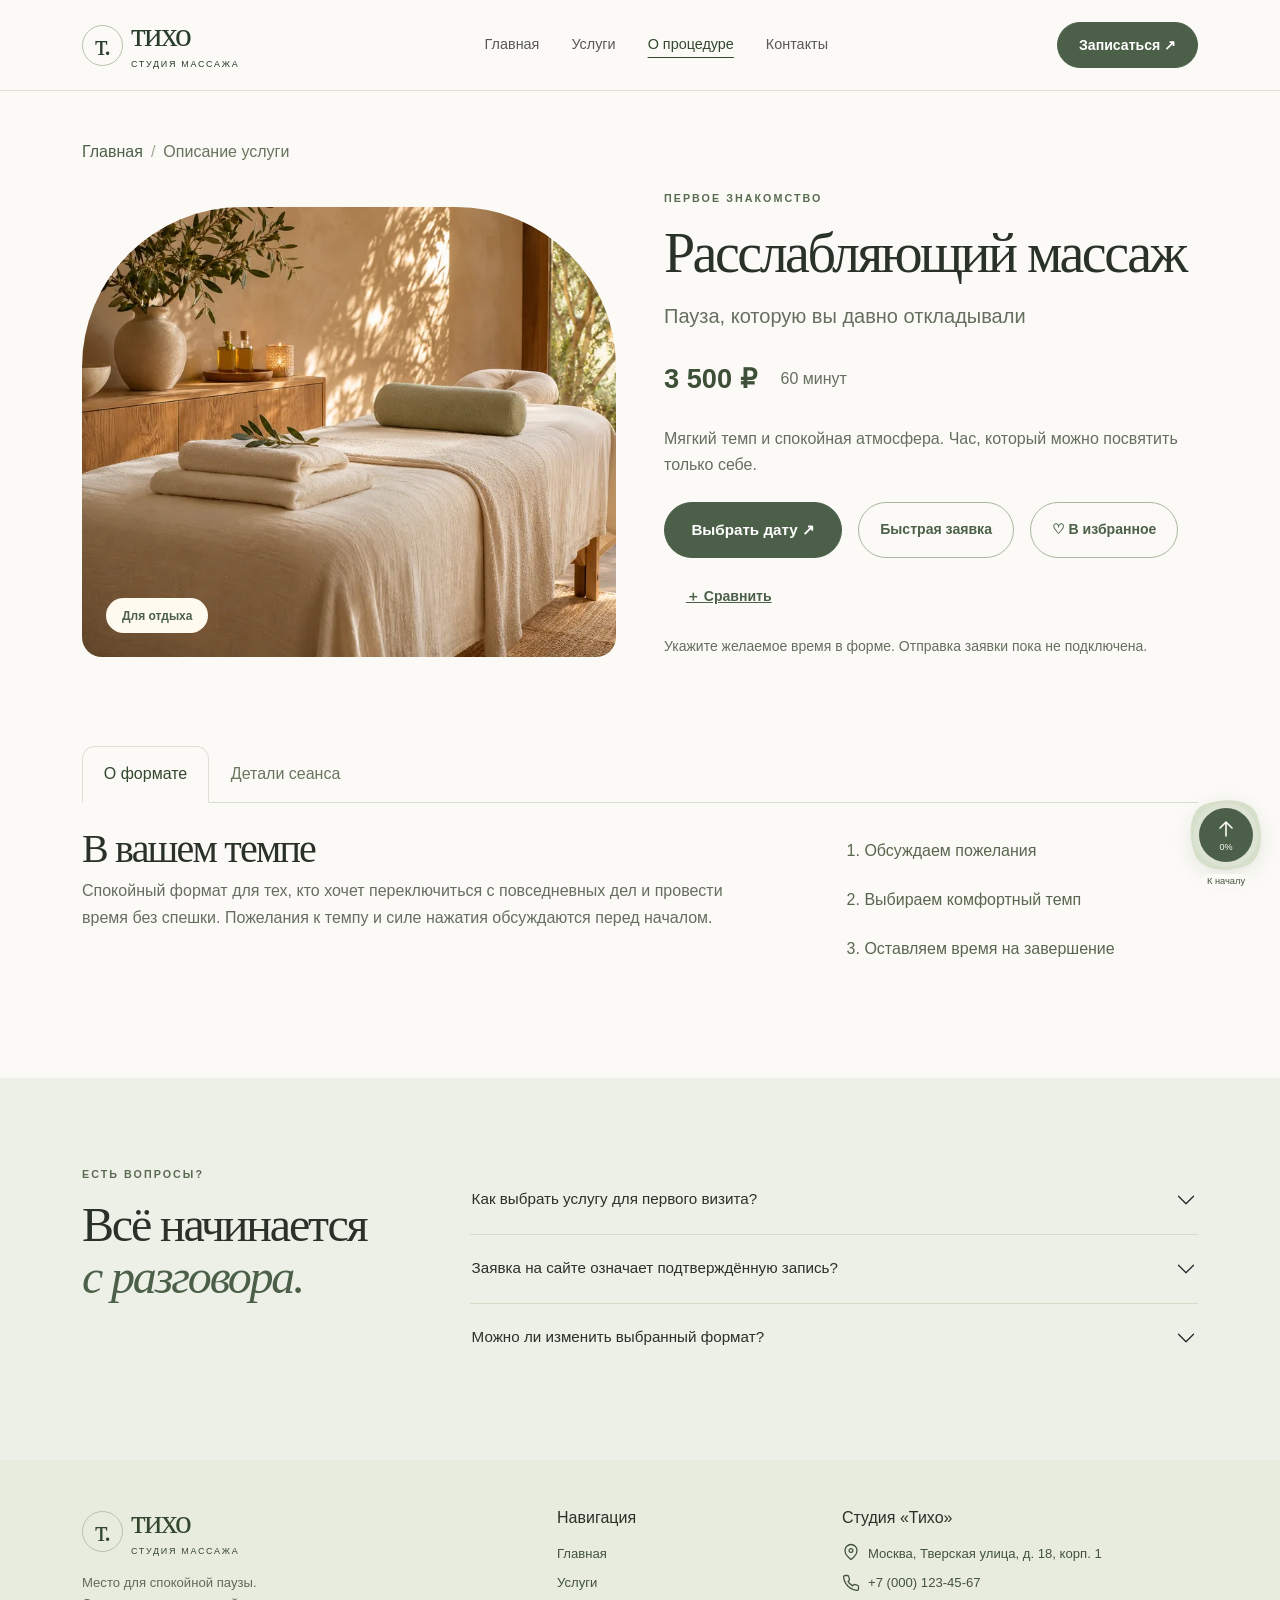
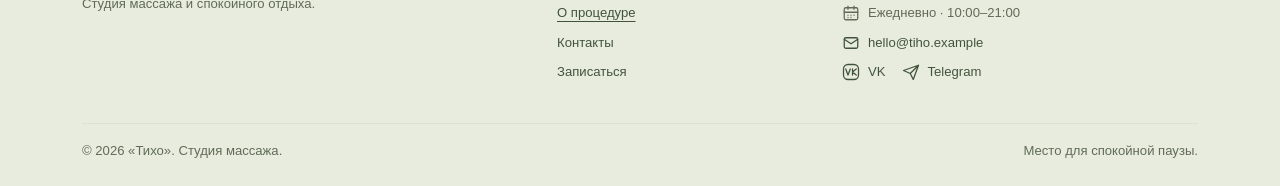
<file: product.html>
<!doctype html>
<html lang="ru" data-bs-theme="light">
  <head>
    <meta charset="utf-8">
    <meta name="viewport" content="width=device-width, initial-scale=1">
    <meta
      name="description"
      content="Описание программы массажной студии Тихо: продолжительность, стоимость, формат и выбор времени."
    >
    <meta name="theme-color" content="#4c6049">
    <title>Описание услуги — Тихо</title>
    <link rel="icon" href="images/favicon.svg" type="image/svg+xml">
    <link rel="stylesheet" href="vendor/bootstrap/css/bootstrap.min.css">
    <link rel="stylesheet" href="css/custom.css">
    <script src="vendor/bootstrap/js/bootstrap.bundle.min.js" defer></script>
    <script src="js/data.js" defer></script>
    <script src="js/main.js" defer></script>
  </head>
  <body id="top">
    <a class="visually-hidden-focusable skip-link" href="#main">Перейти к содержимому</a>
    <header class="site-header sticky-top">
      <nav class="navbar navbar-expand-lg py-3" aria-label="Основная навигация">
        <div class="container">
          <a
            class="navbar-brand d-flex align-items-center gap-2"
            href="index.html"
            aria-label="Тихо — главная"
          >
            <span class="brand-mark" aria-hidden="true">т.</span><span>тихо<span class="brand-subtitle">студия массажа</span></span>
          </a>
          <button
            class="navbar-toggler"
            type="button"
            data-bs-toggle="collapse"
            data-bs-target="#mainNav"
            aria-controls="mainNav"
            aria-expanded="false"
            aria-label="Открыть меню"
          >
            <span class="navbar-toggler-icon"></span>
          </button>
          <div class="collapse navbar-collapse" id="mainNav">
            <ul class="navbar-nav mx-lg-auto gap-lg-3">
              <li class="nav-item">
                <a class="nav-link" href="index.html">Главная</a>
              </li>
              <li class="nav-item">
                <a class="nav-link" href="catalog.html">Услуги</a>
              </li>
              <li class="nav-item">
                <a class="nav-link active" href="product.html" aria-current="page">О процедуре</a>
              </li>
              <li class="nav-item">
                <a class="nav-link" href="contacts.html">Контакты</a>
              </li>
            </ul>
            <a class="btn btn-primary mt-3 mt-lg-0" href="order.html">
              Записаться <span aria-hidden="true">↗</span>
            </a>
          </div>
        </div>
      </nav>
    </header>
    <main id="main">
      <section class="page-intro pb-4">
        <div class="container">
          <nav aria-label="Хлебные крошки">
            <ol class="breadcrumb small mb-4">
              <li class="breadcrumb-item">
                <a href="index.html">Главная</a>
              </li>
              <li class="breadcrumb-item active" aria-current="page">Описание услуги</li>
            </ol>
          </nav>
          <div class="alert alert-warning" id="serviceNotFound" role="alert" hidden>
            Такая услуга не найдена.
            <a href="catalog.html" class="alert-link">Вернуться в каталог</a>
            .
          </div>
          <div id="serviceDetail">
            <div class="row align-items-center g-4 g-lg-5">
              <div class="col-12 col-lg-6">
                <div class="detail-image-wrap">
                  <img
                    class="detail-picture"
                    src="images/relax.webp"
                    alt="Светлая комната для расслабляющего сеанса массажа"
                    width="960"
                    height="640"
                    fetchpriority="high"
                    id="detailImage"
                  >
                  <span class="badge rounded-pill detail-badge" id="detailCategory">Для отдыха</span>
                </div>
              </div>
              <div class="col-12 col-lg-6">
                <p class="eyebrow" id="detailTag">Первое знакомство</p>
                <h1 class="editorial-title display-4" id="detailName">Расслабляющий массаж</h1>
                <p class="text-body-secondary fs-5 mt-3" id="detailLead">
                  Пауза, которую вы давно откладывали
                </p>
                <div class="d-flex gap-4 align-items-center my-4">
                  <strong class="detail-price" id="detailPrice">3 500 ₽</strong><span class="text-body-secondary" id="detailDuration">60 минут</span>
                </div>
                <p class="text-body-secondary" id="detailDesc">
                  Мягкий темп и спокойная атмосфера. Час, который можно посвятить только себе.
                </p>
                <div class="d-flex flex-wrap gap-3 mt-4">
                  <a class="btn btn-primary btn-lg" href="order.html?service=relax" id="detailOrder">
                    Выбрать дату ↗
                  </a>
                  <button
                    class="btn btn-outline-primary"
                    type="button"
                    data-bs-toggle="modal"
                    data-bs-target="#quickBookingModal"
                    data-service="relax"
                    id="detailQuick"
                  >
                    Быстрая заявка
                  </button>
                  <button
                    class="btn btn-outline-primary"
                    type="button"
                    data-favorite="relax"
                    data-detail-favorite="true"
                    aria-pressed="false"
                  >
                    ♡ В избранное
                  </button>
                  <button
                    class="btn btn-link"
                    type="button"
                    data-compare="relax"
                    data-detail-compare="true"
                    aria-pressed="false"
                  >
                    ＋ Сравнить
                  </button>
                </div>
                <p class="small text-body-secondary mt-3">
                  Укажите желаемое время в форме. Отправка заявки пока не подключена.
                </p>
              </div>
            </div>
          </div>
        </div>
      </section>
      <section class="section-space pt-5" id="detailExtra">
        <div class="container">
          <ul class="nav nav-tabs mb-4" id="serviceTabs" role="tablist">
            <li class="nav-item" role="presentation">
              <button
                class="nav-link active"
                id="description-tab"
                data-bs-toggle="tab"
                data-bs-target="#description-pane"
                type="button"
                role="tab"
                aria-controls="description-pane"
                aria-selected="true"
              >
                О формате
              </button>
            </li>
            <li class="nav-item" role="presentation">
              <button
                class="nav-link"
                id="parameters-tab"
                data-bs-toggle="tab"
                data-bs-target="#parameters-pane"
                type="button"
                role="tab"
                aria-controls="parameters-pane"
                aria-selected="false"
              >
                Детали сеанса
              </button>
            </li>
          </ul>
          <div class="tab-content">
            <div
              class="tab-pane fade show active"
              id="description-pane"
              role="tabpanel"
              aria-labelledby="description-tab"
              tabindex="0"
            >
              <div class="row g-4">
                <div class="col-12 col-lg-7">
                  <h2 class="editorial-title h1">В вашем темпе</h2>
                  <p class="text-body-secondary" id="detailText">
                    Спокойный формат для тех, кто хочет переключиться с повседневных дел и провести
                    время без спешки. Пожелания к темпу и силе нажатия обсуждаются перед началом.
                  </p>
                </div>
                <div class="col-12 col-lg-4 offset-lg-1">
                  <ol class="session-steps">
                    <li>Обсуждаем пожелания</li>
                    <li>Выбираем комфортный темп</li>
                    <li>Оставляем время на завершение</li>
                  </ol>
                </div>
              </div>
            </div>
            <div
              class="tab-pane fade"
              id="parameters-pane"
              role="tabpanel"
              aria-labelledby="parameters-tab"
              tabindex="0"
            >
              <h2 class="h4">Параметры программы</h2>
              <div class="table-responsive">
                <table class="table align-middle">
                  <caption>Подробности программы</caption>
                  <tbody>
                    <tr>
                      <th scope="row">Продолжительность</th>
                      <td id="tableDuration">60 минут</td>
                    </tr>
                    <tr>
                      <th scope="row">Стоимость</th>
                      <td id="tablePrice">3 500 ₽</td>
                    </tr>
                    <tr>
                      <th scope="row">Интенсивность</th>
                      <td id="tableIntensity">Мягкая</td>
                    </tr>
                    <tr>
                      <th scope="row">Формат</th>
                      <td id="tableFormat">Общий сеанс</td>
                    </tr>
                  </tbody>
                </table>
              </div>
            </div>
          </div>
        </div>
      </section>
      <section class="section-space faq-section">
        <div class="container">
          <div class="row g-4 g-lg-5">
            <div class="col-12 col-lg-4">
              <p class="eyebrow">Есть вопросы?</p>
              <h2 class="editorial-title display-5">Всё начинается<br><em>с разговора.</em></h2>
            </div>
            <div class="col-12 col-lg-8">
              <div class="accordion accordion-flush" id="detailFaqAccordion">
                <div class="accordion-item">
                  <h3 class="accordion-header">
                    <button
                      class="accordion-button collapsed"
                      type="button"
                      data-bs-toggle="collapse"
                      data-bs-target="#detailFaq0"
                      aria-expanded="false"
                      aria-controls="detailFaq0"
                    >
                      Как выбрать услугу для первого визита?
                    </button>
                  </h3>
                  <div
                    class="accordion-collapse collapse"
                    id="detailFaq0"
                    data-bs-parent="#detailFaqAccordion"
                  >
                    <div class="accordion-body text-body-secondary">
                      Посмотрите длительность, описание и формат в каталоге. В форме можно оставить
                      пожелания. Для реальной студии выбор уточняется при личном общении со
                      специалистом.
                    </div>
                  </div>
                </div>
                <div class="accordion-item">
                  <h3 class="accordion-header">
                    <button
                      class="accordion-button collapsed"
                      type="button"
                      data-bs-toggle="collapse"
                      data-bs-target="#detailFaq1"
                      aria-expanded="false"
                      aria-controls="detailFaq1"
                    >
                      Заявка на сайте означает подтверждённую запись?
                    </button>
                  </h3>
                  <div
                    class="accordion-collapse collapse"
                    id="detailFaq1"
                    data-bs-parent="#detailFaqAccordion"
                  >
                    <div class="accordion-body text-body-secondary">
                      Нет. Форма проверяет заполнение и показывает итог заявки. Данные не передаются,
                      свободное время не проверяется и запись не бронируется.
                    </div>
                  </div>
                </div>
                <div class="accordion-item">
                  <h3 class="accordion-header">
                    <button
                      class="accordion-button collapsed"
                      type="button"
                      data-bs-toggle="collapse"
                      data-bs-target="#detailFaq2"
                      aria-expanded="false"
                      aria-controls="detailFaq2"
                    >
                      Можно ли изменить выбранный формат?
                    </button>
                  </h3>
                  <div
                    class="accordion-collapse collapse"
                    id="detailFaq2"
                    data-bs-parent="#detailFaqAccordion"
                  >
                    <div class="accordion-body text-body-secondary">
                      В форме можно выбрать другую услугу, специалиста, желаемую дату и время. Стоимость
                      в сводке обновится автоматически.
                    </div>
                  </div>
                </div>
              </div>
            </div>
          </div>
        </div>
      </section>
    </main>
    <footer class="site-footer pt-5 pb-4">
      <div class="container">
        <div class="row g-4 pb-4">
          <div class="col-12 col-lg-5">
            <a
              class="footer-brand d-inline-flex gap-2 align-items-center text-decoration-none"
              href="index.html"
            >
              <span class="brand-mark" aria-hidden="true">т.</span><span>тихо<span class="brand-subtitle">студия массажа</span></span>
            </a>
            <p class="mt-3 mb-0 footer-note">
              Место для спокойной паузы.<br>Студия массажа и спокойного отдыха.
            </p>
          </div>
          <div class="col-6 col-lg-3">
            <h2 class="h6 mb-3">Навигация</h2>
            <ul class="list-unstyled footer-links">
              <li>
                <a href="index.html">Главная</a>
              </li>
              <li>
                <a href="catalog.html">Услуги</a>
              </li>
              <li>
                <a href="product.html" aria-current="page">О процедуре</a>
              </li>
              <li>
                <a href="contacts.html">Контакты</a>
              </li>
              <li>
                <a href="order.html">Записаться</a>
              </li>
            </ul>
          </div>
          <div class="col-6 col-lg-4">
            <h2 class="h6 mb-3">Студия «Тихо»</h2>
            <p class="footer-note d-flex flex-column gap-2">
              <a class="d-flex align-items-start gap-2" data-footer-field="address" href="https://yandex.com/maps/213/moscow/?ll=37.605086%2C55.765954&amp;pt=37.605086%2C55.765954&amp;z=17" target="_blank" rel="noopener noreferrer">
                <svg class="flex-shrink-0" data-footer-icon="address" width="18" height="18" viewBox="0 0 24 24" fill="none" stroke="currentColor" stroke-width="1.7" stroke-linecap="round" stroke-linejoin="round" aria-hidden="true" focusable="false"><path d="M20 10c0 6-8 12-8 12S4 16 4 10a8 8 0 1 1 16 0Z"></path><circle cx="12" cy="10" r="2.5"></circle></svg>
                <span>Москва, Тверская улица, д. 18, корп. 1</span>
              </a>
              <a data-footer-field="phone" class="d-flex align-items-center gap-2" href="tel:+70001234567">
                <svg class="flex-shrink-0" data-footer-icon="phone" width="18" height="18" viewBox="0 0 24 24" fill="none" stroke="currentColor" stroke-width="1.7" stroke-linecap="round" stroke-linejoin="round" aria-hidden="true" focusable="false"><path d="M22 16.9v3a2 2 0 0 1-2.2 2 19.8 19.8 0 0 1-8.6-3.1 19.5 19.5 0 0 1-6-6 19.8 19.8 0 0 1-3.1-8.7A2 2 0 0 1 4.1 2h3a2 2 0 0 1 2 1.7c.1 1 .4 1.9.7 2.8a2 2 0 0 1-.5 2.1L8 9.9a16 16 0 0 0 6 6l1.3-1.3a2 2 0 0 1 2.1-.5c.9.3 1.9.6 2.8.7a2 2 0 0 1 1.8 2.1Z"></path></svg>
                <span>+7 (000) 123-45-67</span>
              </a>
              <span data-footer-field="hours" class="d-flex align-items-center gap-2">
                <svg class="flex-shrink-0" data-footer-icon="calendar" width="18" height="18" viewBox="0 0 24 24" fill="none" stroke="currentColor" stroke-width="1.7" stroke-linecap="round" stroke-linejoin="round" aria-hidden="true" focusable="false"><rect x="3" y="5" width="18" height="16" rx="2"></rect><path d="M8 3v4M16 3v4M3 11h18M8 15h.01M12 15h.01M16 15h.01M8 18h.01M12 18h.01"></path></svg>
                <span>Ежедневно · 10:00–21:00</span>
              </span>
              <a data-footer-field="email" class="d-flex align-items-center gap-2" href="mailto:hello@tiho.example">
                <svg class="flex-shrink-0" data-footer-icon="mail" width="18" height="18" viewBox="0 0 24 24" fill="none" stroke="currentColor" stroke-width="1.7" stroke-linecap="round" stroke-linejoin="round" aria-hidden="true" focusable="false"><rect x="3" y="5" width="18" height="14" rx="2"></rect><path d="m3 7 9 6 9-6"></path></svg>
                <span class="text-break">hello@tiho.example</span>
              </a>
              <span class="d-flex flex-wrap align-items-center gap-3" data-footer-field="social" role="group" aria-label="Социальные сети">
                <a class="d-inline-flex align-items-center gap-2" href="https://vk.com/" target="_blank" rel="noopener noreferrer" aria-label="VK — открыть сервис">
                  <svg class="flex-shrink-0" data-footer-icon="vk" width="18" height="18" viewBox="0 0 24 24" fill="none" stroke="currentColor" stroke-width="1.7" stroke-linecap="round" stroke-linejoin="round" aria-hidden="true" focusable="false"><rect x="2" y="2" width="20" height="20" rx="6"></rect><path d="m5 8 3 8 3-8m3 0v8m0-4 5-4m-5 4 5 4"></path></svg><span>VK</span>
                </a>
                <a class="d-inline-flex align-items-center gap-2" href="https://telegram.org/" target="_blank" rel="noopener noreferrer" aria-label="Telegram — открыть сервис">
                  <svg class="flex-shrink-0" data-footer-icon="telegram" width="18" height="18" viewBox="0 0 24 24" fill="none" stroke="currentColor" stroke-width="1.7" stroke-linecap="round" stroke-linejoin="round" aria-hidden="true" focusable="false"><path d="m22 3-7 19-4-8-9-4 20-7ZM22 3 11 14"></path></svg><span>Telegram</span>
                </a>
              </span>
            </p>
          </div>
        </div>
        <div class="border-top pt-3 d-flex flex-wrap gap-2 justify-content-between small footer-note">
          <span>© 2026 «Тихо». Студия массажа.</span><span>Место для спокойной паузы.</span>
        </div>
      </div>
    </footer>
    <a
      class="back-to-top scroll-flower"
      href="#top"
      aria-label="Вернуться наверх"
      title="Вернуться к началу"
    >
      <span class="scroll-flower-core"><svg viewbox="0 0 24 24" width="24" height="24" fill="none" stroke="currentColor" stroke-width="1.6" aria-hidden="true"><path d="M12 19V5m-6 6 6-6 6 6" stroke-linecap="round" stroke-linejoin="round"></path></svg><span class="scroll-percent" aria-hidden="true">0%</span></span><span class="scroll-flower-label" aria-hidden="true">К началу</span>
    </a>
    <div
      class="modal fade"
      id="quickBookingModal"
      tabindex="-1"
      aria-labelledby="quickModalTitle"
      aria-hidden="true"
    >
      <div class="modal-dialog modal-dialog-centered">
        <div class="modal-content">
          <div class="modal-header border-0 pb-0">
            <div>
              <p class="eyebrow mb-2">Первый шаг</p>
              <h2 class="modal-title fs-3" id="quickModalTitle">Быстрая заявка</h2>
            </div>
            <button type="button" class="btn-close" data-bs-dismiss="modal" aria-label="Закрыть"></button>
          </div>
          <div class="modal-body p-4">
            <p class="text-body-secondary small">
              Форма проверяет заполнение полей. Отправка заявки пока не подключена.
            </p>
            <form id="quickForm" novalidate>
              <div class="mb-3">
                <label class="form-label" for="quickService">Услуга</label>
                <select class="form-select" id="quickService" name="service" required>
                  <option value="">Выберите услугу</option>
                  <option value="relax">Расслабляющий массаж · 60 мин</option>
                  <option value="back">Спина и плечи · 45 мин</option>
                  <option value="classic">Классический массаж · 60 мин</option>
                  <option value="aroma">Арома-ритуал · 75 мин</option>
                  <option value="feet">Стопы и голени · 30 мин</option>
                  <option value="slow">Медленный ритуал · 90 мин</option>
                </select>
                <div class="invalid-feedback">Выберите услугу.</div>
              </div>
              <div class="mb-3">
                <label class="form-label" for="quickName">Ваше имя</label>
                <input
                  class="form-control"
                  id="quickName"
                  name="name"
                  autocomplete="given-name"
                  minlength="2"
                  maxlength="60"
                  required
                >
                <div class="invalid-feedback">Введите имя от двух символов.</div>
              </div>
              <div class="mb-3">
                <label class="form-label" for="quickPhone">Телефон</label>
                <div class="input-group has-validation">
                  <span class="input-group-text" id="quickPhonePrefix">+7</span>
                  <input
                    class="form-control"
                    id="quickPhone"
                    name="phone"
                    type="tel"
                    inputmode="tel"
                    autocomplete="tel-national"
                    pattern="[0-9 ()-]{10,20}"
                    placeholder="900 123-45-67"
                    aria-describedby="quickPhonePrefix quickPhoneHint"
                    required
                  >
                  <div class="invalid-feedback">Введите 10 цифр номера после +7.</div>
                </div>
                <div class="form-text" id="quickPhoneHint">Можно вводить пробелы, скобки и дефисы.</div>
              </div>
              <div class="form-check mb-4">
                <input
                  class="form-check-input"
                  id="quickAgree"
                  name="agreement"
                  type="checkbox"
                  required
                >
                <label class="form-check-label small" for="quickAgree">
                  Подтверждаю корректность введённых данных
                </label>
                <div class="invalid-feedback">Подтвердите согласие.</div>
              </div>
              <button class="btn btn-primary w-100" type="submit">
                Проверить заявку <span aria-hidden="true">↗</span>
              </button>
              <a class="d-block text-center mt-3 small" id="fullBookingLink" href="order.html">
                Выбрать дату и специалиста
              </a>
              <div class="alert alert-success mt-3 mb-0" id="quickSuccess" role="status" hidden></div>
            </form>
          </div>
        </div>
      </div>
    </div>
    <div class="feature-announcement" id="featureAnnouncement" role="status" aria-live="polite"></div>
    <div class="compare-dock" id="compareDock" hidden>
      <span><span id="compareCount">0</span> / 3 программы</span>
      <button
        type="button"
        class="btn btn-primary btn-sm"
        data-bs-toggle="offcanvas"
        data-bs-target="#comparePanel"
        aria-controls="comparePanel"
      >
        Сравнить ↗
      </button>
    </div>
    <div
      class="offcanvas offcanvas-bottom compare-panel"
      tabindex="-1"
      id="comparePanel"
      aria-labelledby="compareTitle"
    >
      <div class="offcanvas-header container">
        <div>
          <p class="eyebrow mb-1">Решение без спешки</p>
          <h2 class="offcanvas-title h3" id="compareTitle">Сравните ваши программы</h2>
        </div>
        <button
          type="button"
          class="btn-close"
          data-bs-dismiss="offcanvas"
          aria-label="Закрыть сравнение"
        >
        </button>
      </div>
      <div class="offcanvas-body container">
        <p class="small text-body-secondary">
          Добавьте до трёх программ. Здесь можно сравнить продолжительность, стоимость и формат.
        </p>
        <div id="compareContent"></div>
        <button id="clearCompare" class="btn btn-link ps-0" type="button">Очистить сравнение</button>
      </div>
    </div>
    <script src="js/features.js" defer></script>
  </body>
</html>
</file>
<file: css/custom.css>
/* Палитра и фирменное оформление. Сетка и поведение компонентов — Bootstrap. */
:root {
  --bs-body-bg: #fbfaf6;
  --bs-body-color: #293128;
  --bs-secondary-color: #666e60;
  --bs-border-color: #dedfd5;
  --bs-link-color: #4c6049;
  --bs-link-color-rgb: 76, 96, 73;
  --bs-link-hover-color: #33472f;
  --bs-link-hover-color-rgb: 51, 71, 47;
  --bs-primary: #4c6049;
  --bs-primary-rgb: 76, 96, 73;
  --bs-border-radius: .8rem;
  --bs-border-radius-lg: 1.25rem;
  --studio-sage: #4c6049;
  --studio-dark: #293b2a;
  --studio-soft: #edf0e7;
  --studio-gold: #b09265;
}
html { scroll-behavior: smooth; }
body { font-family: Arial, Helvetica, sans-serif; line-height: 1.65; }
[hidden] { display: none !important; }
:focus-visible { outline: 3px solid #8d733f; outline-offset: 4px; }
section[id], main[id] { scroll-margin-top: 110px; }
.skip-link { position: fixed; left: 1rem; top: 1rem; z-index: 1100; padding: .7rem 1rem; background: white; }
.site-header { background: rgba(251, 250, 246, .97); border-bottom: 1px solid var(--bs-border-color); }
.navbar { --bs-navbar-active-color: #33472f; --bs-navbar-hover-color: #4c6049; }
.navbar-brand, .footer-brand { color: var(--studio-dark); font: 2.1rem/.85 Georgia, serif; letter-spacing: -.04em; }
.brand-mark { display: grid; place-items: center; width: 41px; height: 41px; border: 1px solid #b8c0ab; border-radius: 50%; font: 1.8rem Georgia, serif; }
.brand-subtitle { display: block; margin-top: .6rem; font: .56rem Arial, sans-serif; letter-spacing: .19em; text-transform: uppercase; }
.navbar .nav-link { font-size: .9rem; font-weight: 500; }
.navbar .nav-link.active { text-decoration: underline; text-underline-offset: .5rem; }
.btn { --bs-btn-border-radius: 100rem; padding: .7rem 1.3rem; font-size: .88rem; font-weight: 600; }
.btn-lg { padding: .95rem 1.65rem; font-size: .95rem; }
.btn-primary {
  --bs-btn-bg: #4c6049; --bs-btn-border-color: #4c6049;
  --bs-btn-hover-bg: #33472f; --bs-btn-hover-border-color: #33472f;
  --bs-btn-active-bg: #293b2a; --bs-btn-active-border-color: #293b2a;
  --bs-btn-disabled-bg: #4c6049; --bs-btn-disabled-border-color: #4c6049;
  --bs-btn-focus-shadow-rgb: 76, 96, 73;
}
.btn-outline-primary {
  --bs-btn-color: #4c6049; --bs-btn-border-color: #a9b59e;
  --bs-btn-hover-color: #fff; --bs-btn-hover-bg: #4c6049; --bs-btn-hover-border-color: #4c6049;
  --bs-btn-active-color: #fff; --bs-btn-active-bg: #33472f; --bs-btn-active-border-color: #33472f;
  --bs-btn-disabled-color: #4c6049; --bs-btn-disabled-border-color: #a9b59e;
  --bs-btn-focus-shadow-rgb: 76, 96, 73;
}
.btn-link { --bs-btn-color: #4c6049; --bs-btn-hover-color: #33472f; }
.editorial-title { font-family: Georgia, 'Times New Roman', serif; font-weight: 400; line-height: 1.08; letter-spacing: -.045em; }
.editorial-title em { color: var(--studio-sage); font-weight: 400; }
.eyebrow { color: #596b51; font-size: .67rem; font-weight: 700; letter-spacing: .19em; text-transform: uppercase; }
.tiny-leaf { display: inline-block; margin-right: .5rem; font-size: 1rem; color: var(--studio-gold); }
.hero-section { padding: 4.5rem 0 5rem; }
.hero-copy { font-size: 1rem; }
.hero-meta { font-size: .76rem; color: #666e60; }
.hero-meta span + span::before { content: '✳'; color: var(--studio-gold); margin-right: 1.5rem; }
.hero-image-wrap { position: relative; padding-left: 1.5rem; }
.studio-picture { display: block; width: 100%; height: 520px; object-fit: cover; object-position: 54% center; border-radius: 240px 240px 1.5rem 1.5rem; }
.image-caption { position: absolute; left: 0; bottom: 2rem; display: flex; align-items: center; gap: 1rem; padding: 1.1rem 1.5rem; border-radius: 1rem; background: #fbfaf6; box-shadow: 0 8px 28px #293b2a12; font-size: .8rem; }
.caption-symbol { font-size: 2rem; color: var(--studio-gold); }
.philosophy-strip { border-top: 1px solid var(--bs-border-color); border-bottom: 1px solid var(--bs-border-color); background: #f2f2eb; color: #5d6656; }
.section-space { padding: 5.5rem 0; }
.service-card { background: #fffefa; border: 1px solid #e8e9df; border-radius: 1.25rem; overflow: hidden; transition: transform .2s ease, box-shadow .2s ease; }
.service-card:hover { transform: translateY(-4px); box-shadow: 0 14px 32px #293b2a0c; }
.service-image-link { display: block; }
.service-image { width: 100%; height: 225px; object-fit: cover; }
.service-card .card-title { font-family: Georgia, serif; font-size: 1.5rem; letter-spacing: -.025em; }
.badge-soft { color: #4c6049; background: #edf0e7; font-size: .62rem; font-weight: 500; }
.price { font: 600 1.2rem Arial, sans-serif; white-space: nowrap; }
.service-more { color: #4c6049; font-size: .78rem; font-weight: 600; text-decoration: none; }
.service-more:hover { text-decoration: underline; text-underline-offset: .3rem; }
.about-section, .faq-section { background: var(--studio-soft); }
.value-row { display: flex; gap: 1.5rem; padding: 1rem 0; border-bottom: 1px solid #d7decd; }
.value-row > span { color: #7b885d; font-size: .8rem; padding-top: .2rem; }
.person-avatar { display: grid; place-items: center; width: 100%; aspect-ratio: 1.3; border-radius: 5rem 5rem 1rem 1rem; background: #ebe7dc; color: #7b806a; font: 2.5rem Georgia, serif; letter-spacing: -.08em; }
.team-person:nth-child(even) .person-avatar { background: #e6ebde; }
.accordion { --bs-accordion-bg: transparent; --bs-accordion-border-color: #d4ddc8; --bs-accordion-active-bg: transparent; --bs-accordion-active-color: #293b2a; --bs-accordion-btn-focus-box-shadow: 0 0 0 .2rem #4c60492b; }
.accordion-button { padding: 1.5rem .1rem; font-size: .95rem; }
.accordion-body { padding: 0 .1rem 1.5rem; font-size: .9rem; }
.booking-banner { background: #f0eade; border-radius: 1.5rem; }
.site-footer { background: #e8ecdf; }
.footer-brand { color: #33472f; }
.footer-note, .footer-links { color: #606b56; font-size: .82rem; }
.footer-links li + li { margin-top: .5rem; }
.footer-links a, .footer-note a { color: #42533c; text-decoration: none; }
.footer-links a:hover, .footer-note a:hover { text-decoration: underline; }
.footer-badge { background: #d8dfca; color: #4d5e42; font-weight: 400; }
.back-to-top { position: fixed; z-index: 1030; right: max(18px, env(safe-area-inset-right)); bottom: max(18px, env(safe-area-inset-bottom)); display: grid; place-items: center; width: 44px; height: 44px; padding: 0; font-size: 1.3rem; box-shadow: 0 4px 16px #293b2a1a; }
.page-intro { padding: 3rem 0 3.5rem; }
.breadcrumb { --bs-breadcrumb-divider-color: #9da690; --bs-breadcrumb-item-active-color: #68735e; }
.breadcrumb a { text-decoration: none; }
.catalog-toolbar { padding: 1.4rem; border: 1px solid var(--bs-border-color); border-radius: 1rem; background: #f5f5ee; }
.form-label { font-size: .82rem; font-weight: 500; }
.form-control, .form-select, .input-group-text { padding: .72rem .9rem; font-size: .88rem; }
.form-control, .form-select { background-color: #fffefa; border-color: #d7ddcf; }
.input-group-text { color: #5a6850; background: #edf0e7; border-color: #d7ddcf; }
.form-control:focus, .form-select:focus { border-color: #8e9f7e; box-shadow: 0 0 0 .2rem #4c604923; background-color: #fffefa; }
.form-check-input:checked { background-color: #4c6049; border-color: #4c6049; }
.form-check-input:focus { border-color: #8e9f7e; box-shadow: 0 0 0 .2rem #4c604923; }
.alert-info { --bs-alert-color: #42533c; --bs-alert-bg: #edf0e7; --bs-alert-border-color: #d7ddcf; }
.alert-light { --bs-alert-bg: #f6f5ee; --bs-alert-color: #626c59; }
.alert-success { --bs-alert-color: #2f4c32; --bs-alert-bg: #e4eddc; --bs-alert-border-color: #c7d7bd; }
.modal-content { border: 1px solid #dde2d4; border-radius: 1.4rem; background: #fbfaf6; }
.modal-header { padding: 1.5rem 1.5rem .5rem; }
.modal-title { font-family: Georgia, serif; }
.detail-image-wrap { position: relative; }
.detail-picture { display: block; width: 100%; height: 450px; object-fit: cover; object-position: 50% center; border-radius: 10rem 10rem 1.25rem 1.25rem; }
.detail-badge { position: absolute; left: 1.5rem; bottom: 1.5rem; background: #fffaf0; color: #4c6049; padding: .7rem 1rem; }
.detail-price { color: #3e5037; font-size: 1.7rem; }
.nav-tabs { --bs-nav-tabs-border-color: #d7ddcf; --bs-nav-tabs-link-active-bg: #fbfaf6; --bs-nav-tabs-link-active-color: #33472f; --bs-nav-link-color: #69755f; --bs-nav-link-hover-color: #33472f; }
.nav-tabs .nav-link { padding: .9rem 1.3rem; }
.session-steps { padding-left: 1.4rem; color: #59664f; }
.session-steps li { padding: .7rem 0; }
.table { --bs-table-bg: transparent; --bs-table-color: #293128; --bs-table-border-color: #d7ddcf; }
.table th, .table td { padding: 1rem; }
.booking-form { background: #fffefa; }
.booking-summary { position: sticky; top: 112px; border-radius: 1rem; background: #edf0e7; }
.summary-list > div { display: flex; justify-content: space-between; gap: 1rem; margin-bottom: 1rem; font-size: .82rem; }
.summary-list dt { font-weight: 400; color: #626c59; }
.summary-list dd { margin-bottom: 0; text-align: right; }
.contact-block { padding: 1.7rem; background: #f1f2e9; border-radius: 1rem; }
.contact-block a { overflow-wrap: anywhere; }
.hours-list > div { display: flex; flex-wrap: wrap; gap: .4rem 1.3rem; justify-content: space-between; padding: .8rem 0; border-bottom: 1px solid #d7ddcf; font-size: .85rem; }
.hours-list dt { font-weight: 400; }
.hours-list dd { margin-bottom: 0; white-space: nowrap; }
@media (min-width: 1200px) { .hero-section .display-2 { font-size: 5.2rem; } }
@media (max-width: 991.98px) {
  .hero-section { padding: 2.8rem 0 3.5rem; }
  .hero-image-wrap { padding-left: 0; max-width: 620px; margin-inline: auto; }
  .studio-picture { height: 460px; }
  .image-caption { left: 1rem; }
  .booking-summary { position: static; }
}
@media (max-width: 575.98px) {
  .section-space { padding: 3.5rem 0; }
  .studio-picture { height: 390px; }
  .editorial-title.display-2, .editorial-title.display-3 { font-size: 3.2rem; }
  .hero-meta { gap: 1rem !important; }
  .hero-meta span + span::before { margin-right: 1rem; }
  .detail-picture { height: 330px; }
  .page-intro { padding-top: 2rem; }
  .navbar-brand { font-size: 1.8rem; }
  .service-card .card-body { padding: 1.25rem !important; }
}
@media (prefers-reduced-motion: reduce) { html { scroll-behavior: auto; } .service-card { transition: none; } }

/* Фотографии программ и специалистов. */
.person-photo { display: block; width: 100%; aspect-ratio: 4 / 5; height: auto; object-fit: cover; object-position: center 24%; border-radius: 5rem 5rem 1rem 1rem; background: #ebe7dc; }
.studio-map { display: block; width: 100%; height: 410px; border: 1px solid var(--bs-border-color); border-radius: 1rem; background: #edf0e7; }
@media (max-width: 575.98px) { .studio-map { height: 320px; } .person-photo { max-height: 460px; } }

.studio-map { z-index: 0; font-family: Arial, sans-serif; }


/* Пять новых сценариев: избранное, сравнение, подбор, подарок и календарь. */
.discovery-section { padding: 3.5rem 0 .5rem; }
.discovery-card { height: 100%; padding: 2rem 2.25rem; border-radius: 1.25rem; background: #edf0e7; border: 1px solid #dce2d4; }
.discovery-card.gift-teaser { background: #f1eade; border-color: #e5dccc; }
.discovery-number { display: block; margin-bottom: 1.4rem; color: #6c785e; font-size: .7rem; letter-spacing: .12em; text-transform: uppercase; }
.service-tools { display: flex; flex-wrap: wrap; justify-content: space-between; gap: .7rem; padding-top: 1rem; border-top: 1px solid #e5e8dd; }
.service-tool { padding: .25rem 0; border: 0; color: #526447; background: transparent; font-size: .76rem; }
.service-tool:hover { text-decoration: underline; text-underline-offset: .25rem; }
[data-favorite][aria-pressed="true"], [data-compare][aria-pressed="true"] { color: #304a31; font-weight: 700; }
.compare-dock { position: fixed; z-index: 1035; bottom: 20px; left: 50%; transform: translateX(-50%); display: flex; align-items: center; gap: 1.3rem; padding: .6rem .7rem .6rem 1.3rem; border: 1px solid #ced7c5; border-radius: 100rem; background: #fbfaf6; box-shadow: 0 6px 28px #293b2a24; font-size: .78rem; }
.compare-panel { --bs-offcanvas-bg: #fbfaf6; --bs-offcanvas-height: min(650px, 85vh); }
.compare-table th, .compare-table td { min-width: 170px; padding: .8rem 1rem; font-size: .85rem; background: transparent; }
.compare-table th:first-child { min-width: 145px; }
.compare-thumb { width: 150px; height: 90px; object-fit: cover; border-radius: .7rem; }
.comparison-empty { padding: 2rem; background: #edf0e7; border-radius: 1rem; }
.feature-announcement { position: fixed; top: 100px; left: 50%; transform: translate(-50%, -12px); z-index: 1090; max-width: min(560px, calc(100% - 32px)); padding: .85rem 1.3rem; border-radius: 1rem; background: #304a31; color: #fff; box-shadow: 0 8px 25px #293b2a22; font-size: .85rem; opacity: 0; pointer-events: none; transition: opacity .2s, transform .2s; }
.feature-announcement:empty { display: none; }
.feature-announcement.is-visible { opacity: 1; transform: translate(-50%, 0); }
.match-options { display: flex; gap: .65rem; flex-wrap: wrap; }
.match-options label { display: flex; align-items: center; gap: .5rem; border: 1px solid #cfd7c5; padding: .65rem .85rem; border-radius: 1rem; font-size: .82rem; background: #f9f9f3; cursor: pointer; }
.match-options label:has(input:checked) { background: #e5ebdc; border-color: #617853; color: #304a31; }
.match-options input { accent-color: #4c6049; }
.match-result { padding: 1.25rem; border-radius: 1rem; background: #edf0e7; }
.match-photo { width: 100%; height: 145px; object-fit: cover; border-radius: .8rem; }
.gift-form, .calendar-card { background: #edf0e7; border: 1px solid #dce2d4; border-radius: 1.25rem; }
.gift-preview { position: sticky; top: 120px; }
.gift-preview svg { display: block; width: 100%; height: auto; border-radius: 1.25rem; box-shadow: 0 20px 50px #293b2a12; }
.footer-links a[aria-current="page"] { text-decoration: underline; text-underline-offset: .25rem; }

/* Кнопка-цветок: живое кольцо прогресса вокруг стрелки-компаса. */
.back-to-top.scroll-flower { --scroll-progress: 0%; isolation: isolate; width: 64px; height: 64px; right: max(22px, env(safe-area-inset-right)); bottom: max(33px, env(safe-area-inset-bottom)); border-radius: 50%; background: conic-gradient(#b49a6c var(--scroll-progress), #dce3d2 0); color: #fbfaf6; text-decoration: none; box-shadow: 0 6px 24px #293b2a24; transition: transform .2s; }
.scroll-flower::before { content: ''; position: absolute; inset: -4px; z-index: -1; border-radius: 36% 64% 38% 62% / 60% 38% 62% 40%; background: #d6dfca; transform: rotate(-20deg); }
.scroll-flower-core { position: absolute; inset: 5px; display: flex; flex-direction: column; align-items: center; justify-content: center; border-radius: 50%; background: #4c6049; }
.scroll-percent { font: .57rem Arial, sans-serif; line-height: 1.1; margin-top: 1px; }
.scroll-flower-label { position: absolute; top: calc(100% + 7px); white-space: nowrap; color: #42533b; font: .58rem Arial, sans-serif; background: #fbfaf6; padding: 2px 5px; border-radius: 10px; }
.scroll-flower:hover { transform: translateY(-4px); }
@media (max-width: 575.98px) {
  .discovery-card { padding: 1.5rem; }
  .compare-dock { left: 12px; right: 94px; bottom: 22px; transform: none; gap: .4rem; justify-content: space-between; padding: .5rem .55rem .5rem .8rem; font-size: .65rem; }
  .compare-dock .btn { font-size: .7rem; padding: .6rem .8rem; }
  .back-to-top.scroll-flower { width: 56px; height: 56px; right: 20px; bottom: 32px; }
  .feature-announcement { top: 88px; width: calc(100% - 32px); }
  .compare-table th, .compare-table td { min-width: 150px; padding: .6rem; }
  .compare-table th:first-child { min-width: 110px; }
}
@media (prefers-reduced-motion: reduce) {
  .scroll-flower, .feature-announcement { transition: none !important; }
}
@media print {
  body:has(#giftPreview) { background: white; }
  body:has(#giftPreview) > header, body:has(#giftPreview) > footer,
  body:has(#giftPreview) .back-to-top, body:has(#giftPreview) .compare-dock,
  body:has(#giftPreview) .feature-announcement, body:has(#giftPreview) .page-intro,
  body:has(#giftPreview) .col-lg-5, body:has(#giftPreview) #giftPreview + p,
  body:has(#giftPreview) .skip-link { display: none !important; }
  body:has(#giftPreview) .col-lg-7 { width: 100%; }
  #giftPreview { position: static; break-inside: avoid; }
  #giftPreview svg { width: 100%; box-shadow: none; print-color-adjust: exact; -webkit-print-color-adjust: exact; }
}
/* Сводка не должна перекрывать расположенный под ней экспорт календаря. */
aside:has(.calendar-card) .booking-summary { position: static; }
.scroll-flower::after { content: ''; position: absolute; inset: 0; border-radius: 50%; background: conic-gradient(#b49a6c var(--scroll-progress), #dce3d2 0); z-index: 0; }
.scroll-flower-core, .scroll-flower-label { z-index: 1; }
</file>
